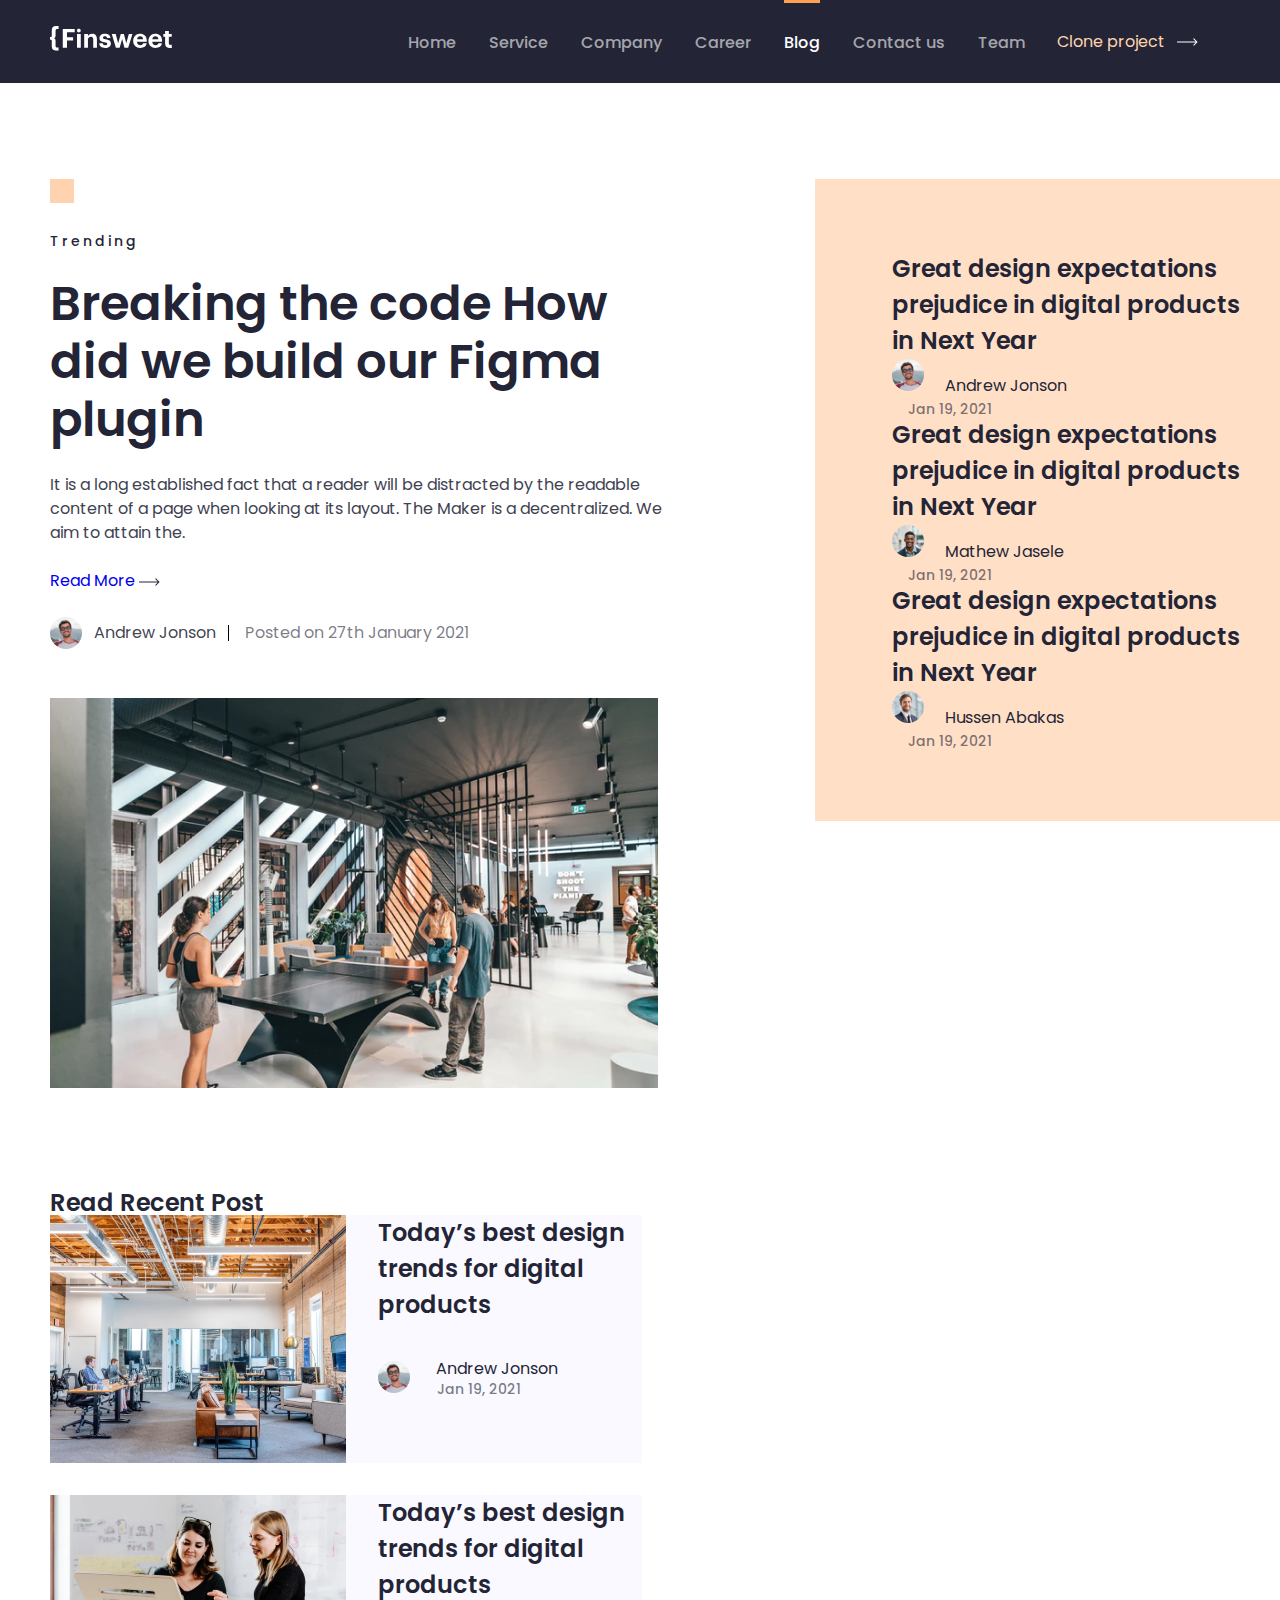
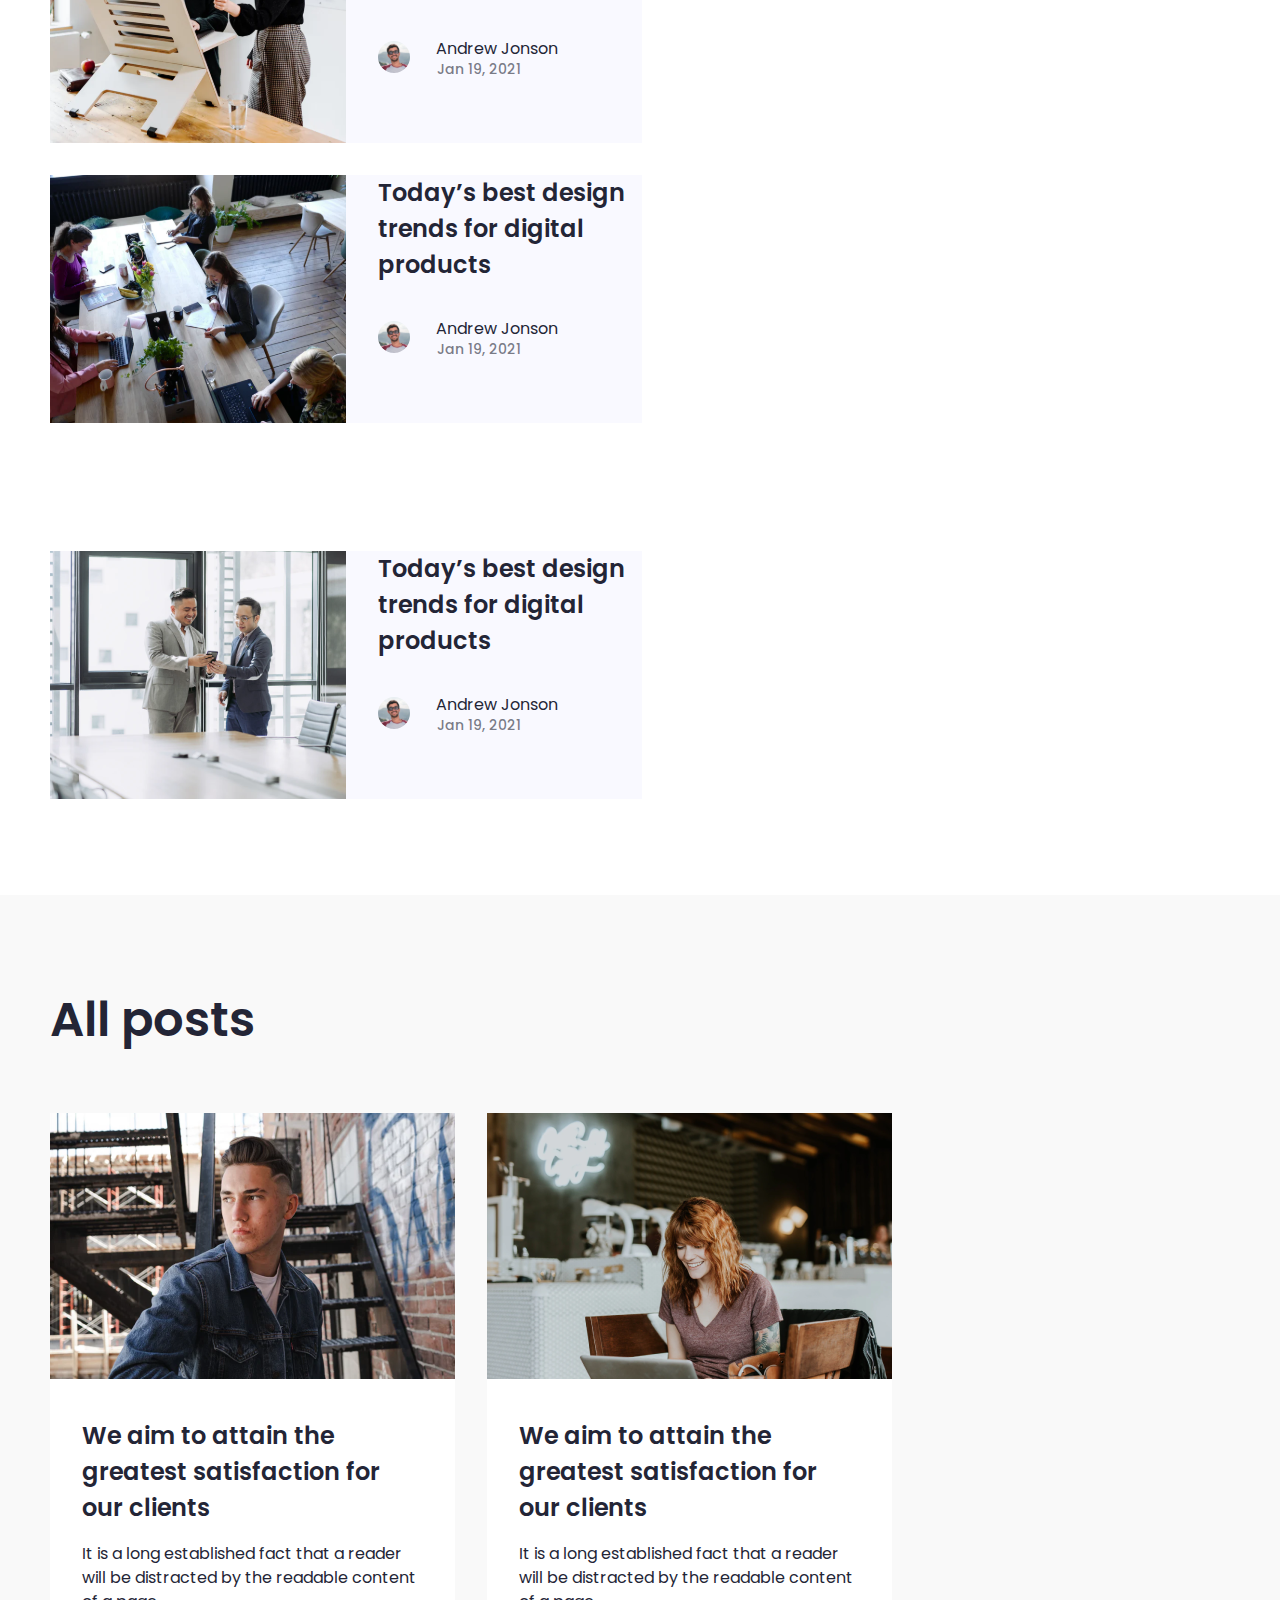
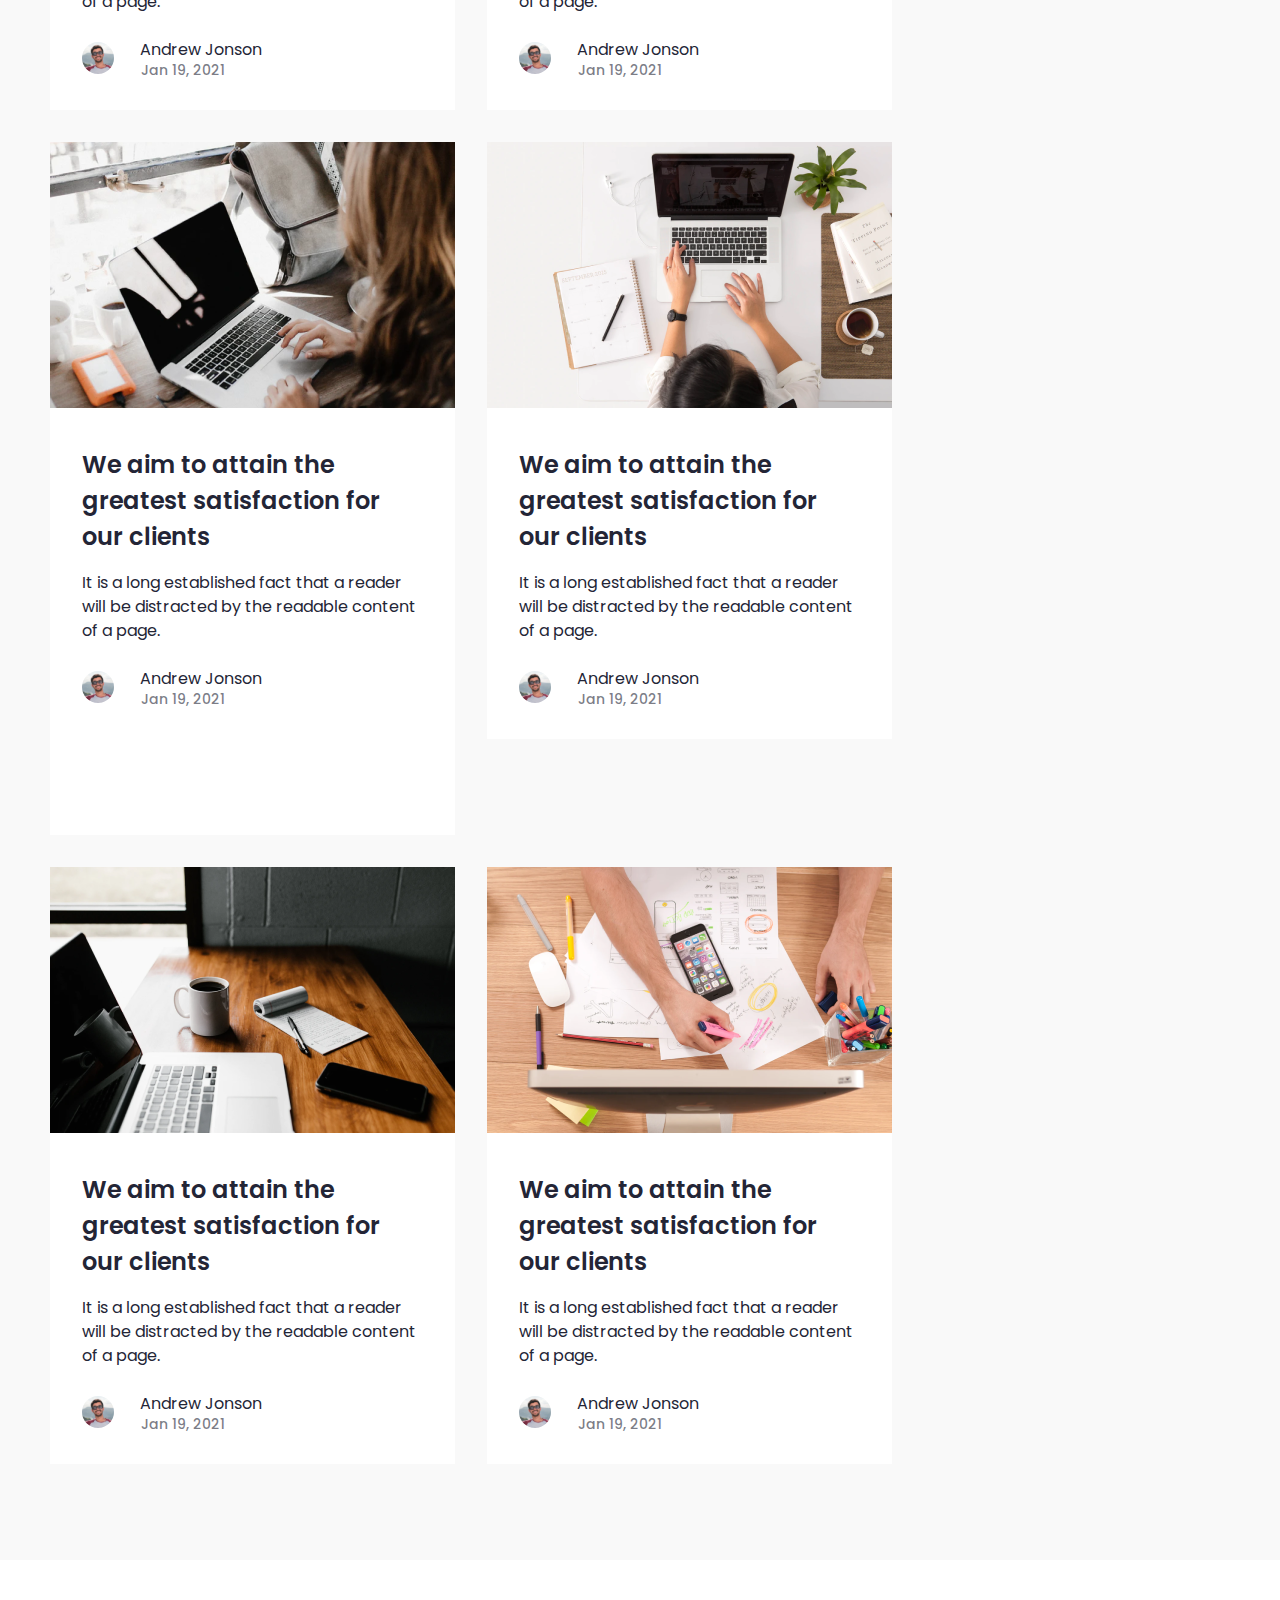
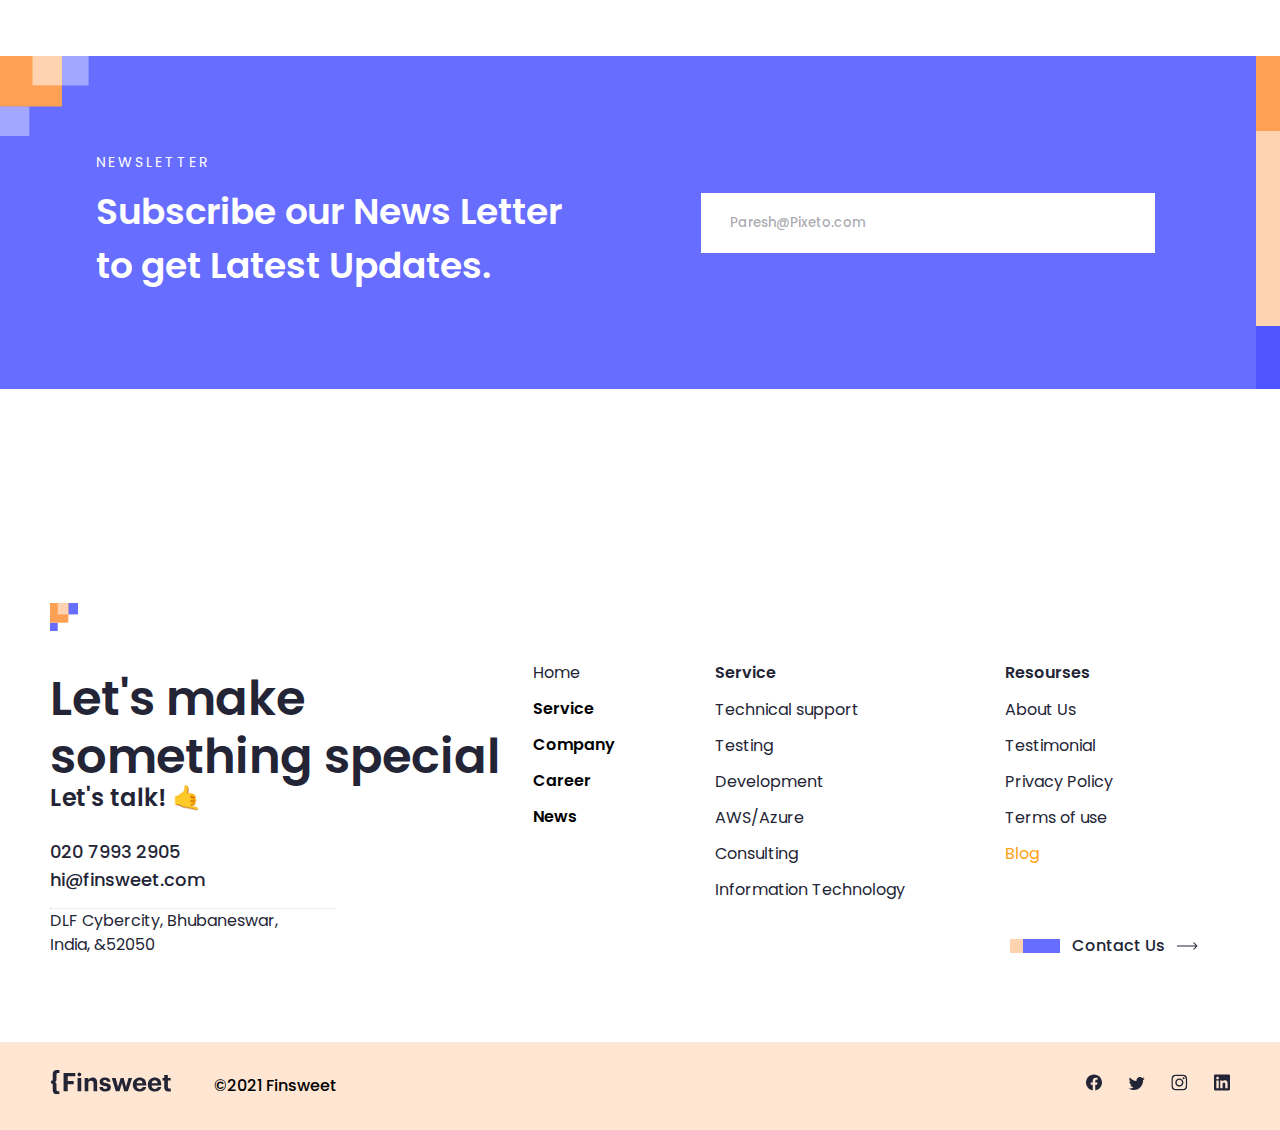
<file: pages/blog/blog.html>
<!DOCTYPE html>
<html lang="en">
  <head>
    <meta charset="UTF-8" />
    <meta name="viewport" content="width=device-width, initial-scale=1.0" />
    <title>Finsweet | Blog</title>
    <link rel="stylesheet" href="./blog.css" />
  </head>

  <body>
    <!-- HEADER START -->
    <header class="header">
      <div class="header-container container">
        <!-- LOGO -->
        <a class="site-logo" href="">
          <img
            class="site-logo-image"
            src="../../images/white-logo.svg"
            alt="site logo"
            width="122"
            height="25"
          />
        </a>
        <!-- NAV -->
        <nav class="sitenav">
          <ul class="sitenav-list">
            <li class="sitenav-item">
              <a class="sitenav-link" href="../../index.html">Home</a>
            </li>
            <li class="sitenav-item">
              <a class="sitenav-link" href="../service/service.html">Service</a>
            </li>
            <li class="sitenav-item">
              <a class="sitenav-link" href="../company/company.html">Company</a>
            </li>
            <li class="sitenav-item">
              <a class="sitenav-link" href="../career/career.html">Career</a>
            </li>
            <li class="sitenav-item">
              <a id="active" class="sitenav-link" href="../blog/blog.html"
                >Blog</a
              >
            </li>
            <li class="sitenav-item">
              <a class="sitenav-link" href="../contact/contact.html"
                >Contact us</a
              >
            </li>
            <li class="sitenav-item">
              <a class="sitenav-link" href="../team/team.html">Team</a>
            </li>
          </ul>
        </nav>
        <!-- HEADER-BUTTON -->
        <a class="btn header-btn" href="">
          <span>Clone project</span>
          <img src="../../images/arrow.svg" alt="" />
        </a>
      </div>
    </header>
    <!-- HEADER END -->

    <!-- MAIN START -->
    <main class="main">
      <section class="trending-section container">
        <div>
          <img class="latest-blog-bg" src="../../images/square 2.svg" alt="" />
          <div class="trending-top-left">
            <p class="trending">Trending</p>
            <h2 class="trending-heading">
              Breaking the code How did we build our Figma plugin
            </h2>
            <p class="trending-text">
              It is a long established fact that a reader will be distracted by
              the readable content of a page when looking at its layout. The
              Maker is a decentralized. We aim to attain the.
            </p>

            <a href="../blog/blog-inner/blog-inner.html"
              >Read More <img src="../../images/black-arrow.svg" alt=""
            /></a>

            <div class="blog-man-post">
              <img src="../../images/blog-man.svg" alt="" />
              <span class="blogger-name">Andrew Jonson</span>
              <time datetime="2021-1-27">Posted on 27th January 2021</time>
            </div>
          </div>

          <img
            class="blog-top-img"
            src="../../images/blog-hall.png"
            alt="hall"
          />
        </div>

        <div class="trf">
          <div class="blog-right">
            <div class="box">
              <div class="first-text three-ppl">
                <h4 class="three-ppl-person">
                  Great design expectations prejudice in digital products in
                  Next Year
                </h4>
                <img src="../../images/small-white-man.svg" alt="" />
                <span class="ppl-names">Andrew Jonson</span
                ><time class="date" datetime="2021-1-19">Jan 19, 2021</time>
              </div>
              <div class="three-ppl">
                <h4 class="three-ppl-person">
                  Great design expectations prejudice in digital products in
                  Next Year
                </h4>
                <img src="../../images/second-niga.svg" alt="" />
                <span class="ppl-names">Mathew Jasele</span
                ><time class="date" datetime="2021-1-19">Jan 19, 2021</time>
              </div>
              <div class="last-text three-ppl">
                <h4 class="three-ppl-person">
                  Great design expectations prejudice in digital products in
                  Next Year
                </h4>
                <img src="../../images/second-white-man.svg" alt="" />
                <span class="ppl-names">Hussen Abakas</span
                ><time class="date" datetime="2021-1-19">Jan 19, 2021</time>
              </div>
            </div>
          </div>
        </div>
      </section>

      <section class="posts-section">
        <div class="posts-heading-container container">
          <h2 class="recent-posts-heading">Read Recent Post</h2>
        </div>

        <div class="container">
          <div class="best-design-trends">
            <div class="trends-container">
              <img src="../../images/Image-3.svg" alt="" />
              <div class="posts-text">
                <h4 class="posts-heading">
                  Today’s best design trends for digital products
                </h4>
                <div class="white-man-pic">
                  <img src="../../images/small-white-man.svg" alt="" />
                  <div class="person-date">
                    <span class="ppl-names">Andrew Jonson</span
                    ><time class="date" datetime="2021-1-19">Jan 19, 2021</time>
                  </div>
                </div>
              </div>
            </div>
            <div class="trends-container">
              <img src="../../images/Image-2.svg" alt="" />
              <div class="posts-text">
                <h4 class="posts-heading">
                  Today’s best design trends for digital products
                </h4>
                <div class="white-man-pic">
                  <img src="../../images/small-white-man.svg" alt="" />
                  <div class="person-date">
                    <span class="ppl-names">Andrew Jonson</span
                    ><time class="date" datetime="2021-1-19">Jan 19, 2021</time>
                  </div>
                </div>
              </div>
            </div>
            <div class="trends-container under-divs">
              <img src="../../images/Image-1.svg" alt="" />
              <div class="posts-text">
                <h4 class="posts-heading">
                  Today’s best design trends for digital products
                </h4>
                <div class="white-man-pic">
                  <img src="../../images/small-white-man.svg" alt="" />
                  <div class="person-date">
                    <span class="ppl-names">Andrew Jonson</span
                    ><time class="date" datetime="2021-1-19">Jan 19, 2021</time>
                  </div>
                </div>
              </div>
            </div>
            <div class="trends-container under-divs">
              <img src="../../images/Image.svg" alt="" />

              <div class="posts-text">
                <h4 class="posts-heading">
                  Today’s best design trends for digital products
                </h4>
                <div class="white-man-pic">
                  <img src="../../images/small-white-man.svg" alt="" />
                  <div class="person-date">
                    <span class="ppl-names">Andrew Jonson</span
                    ><time class="date" datetime="2021-1-19">Jan 19, 2021</time>
                  </div>
                </div>
              </div>
            </div>
          </div>
        </div>
      </section>

      <section class="all-posts-sec">
        <div class="all-posts-heading container">
          <h2 class="posts-h2">All posts</h2>
        </div>

        <div class="all-posts-container">
          <div class="all-posts-boxes container">
            <div class="post-boxes">
              <img src="../../images/allposts-1.png" alt="" />
              <h4 class="posts-boxes-heading">
                We aim to attain the greatest satisfaction for our clients
              </h4>
              <p class="post-box-text">
                It is a long established fact that a reader will be distracted
                by the readable content of a page.
              </p>
              <div class="white-man-pic white-man-picture">
                <img src="../../images/small-white-man.svg" alt="" />
                <div class="person-date">
                  <span class="ppl-names">Andrew Jonson</span
                  ><time class="date" datetime="2021-1-19">Jan 19, 2021</time>
                </div>
              </div>
            </div>
            <div class="post-boxes">
              <img src="../../images/allposts-2.png" alt="" />

              <h4 class="posts-boxes-heading">
                We aim to attain the greatest satisfaction for our clients
              </h4>
              <p class="post-box-text">
                It is a long established fact that a reader will be distracted
                by the readable content of a page.
              </p>
              <div class="white-man-pic white-man-picture">
                <img src="../../images/small-white-man.svg" alt="" />
                <div class="person-date">
                  <span class="ppl-names">Andrew Jonson</span
                  ><time class="date" datetime="2021-1-19">Jan 19, 2021</time>
                </div>
              </div>
            </div>
            <div class="post-boxes">
              <img src="../../images/allposts-3.png" alt="" />
              <h4 class="posts-boxes-heading">
                We aim to attain the greatest satisfaction for our clients
              </h4>
              <p class="post-box-text">
                It is a long established fact that a reader will be distracted
                by the readable content of a page.
              </p>
              <div class="white-man-pic white-man-picture">
                <img src="../../images/small-white-man.svg" alt="" />
                <div class="person-date">
                  <span class="ppl-names">Andrew Jonson</span
                  ><time class="date" datetime="2021-1-19">Jan 19, 2021</time>
                </div>
              </div>
            </div>
            <div class="post-boxes last-post-boxes">
              <img src="../../images/allposts-4.png" alt="" />
              <h4 class="posts-boxes-heading">
                We aim to attain the greatest satisfaction for our clients
              </h4>
              <p class="post-box-text">
                It is a long established fact that a reader will be distracted
                by the readable content of a page.
              </p>
              <div class="white-man-pic white-man-picture">
                <img src="../../images/small-white-man.svg" alt="" />
                <div class="person-date">
                  <span class="ppl-names">Andrew Jonson</span
                  ><time class="date" datetime="2021-1-19">Jan 19, 2021</time>
                </div>
              </div>
            </div>
            <div class="post-boxes last-post-boxes">
              <img src="../../images/allposts5.png" alt="" />
              <h4 class="posts-boxes-heading">
                We aim to attain the greatest satisfaction for our clients
              </h4>
              <p class="post-box-text">
                It is a long established fact that a reader will be distracted
                by the readable content of a page.
              </p>
              <div class="white-man-pic white-man-picture">
                <img src="../../images/small-white-man.svg" alt="" />
                <div class="person-date">
                  <span class="ppl-names">Andrew Jonson</span
                  ><time class="date" datetime="2021-1-19">Jan 19, 2021</time>
                </div>
              </div>
            </div>
            <div class="post-boxes last-post-boxes">
              <img src="../../images/allposts-6.png" alt="" />
              <h4 class="posts-boxes-heading">
                We aim to attain the greatest satisfaction for our clients
              </h4>
              <p class="post-box-text">
                It is a long established fact that a reader will be distracted
                by the readable content of a page.
              </p>
              <div class="white-man-pic white-man-picture">
                <img src="../../images/small-white-man.svg" alt="" />
                <div class="person-date">
                  <span class="ppl-names">Andrew Jonson</span
                  ><time class="date" datetime="2021-1-19">Jan 19, 2021</time>
                </div>
              </div>
            </div>
          </div>
        </div>
      </section>

      <section class="cta">
        <div class="cta-container container">
          <div class="cta-left">
            <p class="cta-subtitle">NEWSLETTER</p>
            <h3 class="cta-title">
              Subscribe our News Letter to get Latest Updates.
            </h3>
          </div>
          <div class="cta-right">
            <form class="cta-form">
              <input
                type="email"
                class="cta-input"
                placeholder="Paresh@Pixeto.com"
              />
            </form>
          </div>
        </div>
      </section>
    </main>
    <!-- MAIN END -->

    <!-- FOOTER START -->
    <footer class="footer">
      <!-- FOOTER TOP -->
      <div class="footer-top">
        <div class="footer-top-container container">
          <div class="footer-top-left">
            <img
              class="footer-top-image"
              src="../../images/shape-btn-bg.svg"
              alt=""
            />
            <h2 class="footer-top-title">Let's make something special</h2>
            <h4 class="footer-top-slogan">Let's talk! 🤙</h4>

            <p class="footer-top-mobile">
              <a href="tel:+ 020 7993 2905">020 7993 2905</a>
            </p>

            <p class="footer-top-email">
              <a href="malto:hi@finsweet.com">hi@finsweet.com</a>
            </p>
            <hr class="footer-top-divider" />

            <address class="site-address">
              DLF Cybercity, Bhubaneswar, <br />
              India, &52050
            </address>
          </div>

          <div class="footer-top-right">
            <div class="footer-navs">
              <ul class="main-navs">
                <li>Home</li>
                <li><a href="../service/service.html">Service</a></li>
                <li><a href="../company/company.html">Company</a></li>
                <li><a href="../career/career.html">Career</a></li>
                <li><a href="../blog/blog-inner/blog-inner.html">News</a></li>
              </ul>
              <ul class="services-nav">
                <li>Service</li>
                <li><a href="">Technical support</a></li>
                <li><a href="">Testing</a></li>
                <li><a href="">Development</a></li>
                <li><a href="">AWS/Azure</a></li>
                <li><a href="">Consulting</a></li>
                <li><a href="">Information Technology</a></li>
              </ul>
              <ul class="resources-nav">
                <li>Resourses</li>
                <li><a href="">About Us</a></li>
                <li><a href="">Testimonial</a></li>
                <li><a href="../privacy/privacy.html">Privacy Policy</a></li>
                <li><a href="">Terms of use</a></li>
                <li>
                  <a id="active-footer-link" href="../blog/blog.html">Blog</a>
                </li>
              </ul>
            </div>

            <div class="footer-btn-wrapper">
              <a class="btn footer-btn" href="">
                <img src="../../images/Shapes.svg" alt="" />
                <span class="btn-text">Contact Us</span>
                <img src="../../images/black-arrow.svg" alt="" />
              </a>
            </div>
          </div>
        </div>
      </div>
      <!-- FOOTER BOTTOM -->
      <div class="footer-bottom">
        <div class="footer-bottom-container container">
          <a class="site-logo" href="../../index.html">
            <img
              class="site-logo-image"
              src="../../images/black-logo.svg"
              alt="site logo"
              width="122"
              height="25"
            />
          </a>

          <span class="footer-copyright">&copy;2021 Finsweet</span>
          <ul class="footer-socials">
            <li class="footer-social-item">
              <a class="footer-social-link" href="">
                <svg
                  class="social-icons"
                  width="16"
                  height="17"
                  viewBox="0 0 16 17"
                  fill="none"
                  xmlns="http://www.w3.org/2000/svg"
                >
                  <path
                    d="M16 8.52246C16 4.10418 12.4183 0.522461 8 0.522461C3.58172 0.522461 0 4.10418 0 8.52246C0 12.5154 2.92547 15.8251 6.75 16.4253V10.835H4.71875V8.52246H6.75V6.75996C6.75 4.75496 7.94438 3.64746 9.77172 3.64746C10.6467 3.64746 11.5625 3.80371 11.5625 3.80371V5.77246H10.5538C9.56 5.77246 9.25 6.38918 9.25 7.02246V8.52246H11.4688L11.1141 10.835H9.25V16.4253C13.0745 15.8251 16 12.5154 16 8.52246Z"
                    fill="#232536"
                  />
                </svg>
              </a>
            </li>

            <li class="footer-social-item">
              <a class="footer-social-link" href="">
                <svg
                  class="social-icons"
                  width="17"
                  height="14"
                  viewBox="0 0 17 14"
                  fill="none"
                  xmlns="http://www.w3.org/2000/svg"
                >
                  <path
                    d="M5.69994 13.0225C11.7362 13.0225 15.0387 8.02026 15.0387 3.6837C15.0387 3.54308 15.0356 3.39933 15.0293 3.2587C15.6718 2.7941 16.2262 2.21863 16.6665 1.55933C16.0682 1.82553 15.4329 1.99938 14.7824 2.07495C15.4674 1.6644 15.9802 1.01944 16.2259 0.259639C15.5815 0.641499 14.8769 0.910869 14.1421 1.0562C13.6471 0.530168 12.9925 0.181872 12.2796 0.0651616C11.5668 -0.0515486 10.8353 0.0698279 10.1983 0.410525C9.56137 0.751223 9.05437 1.29226 8.75574 1.95C8.4571 2.60774 8.38346 3.34554 8.54619 4.04933C7.2415 3.98385 5.96513 3.64493 4.79983 3.05453C3.63452 2.46412 2.6063 1.63542 1.78182 0.622139C1.36277 1.34462 1.23454 2.19956 1.42319 3.01319C1.61184 3.82682 2.10321 4.53809 2.79744 5.00245C2.27626 4.9859 1.76649 4.84558 1.31025 4.59308V4.6337C1.30979 5.39189 1.5719 6.12685 2.05204 6.71364C2.53219 7.30043 3.20072 7.70284 3.944 7.85245C3.46121 7.98455 2.95449 8.00379 2.46307 7.9087C2.67281 8.56075 3.08089 9.13105 3.63035 9.54002C4.17982 9.94898 4.84325 10.1762 5.52807 10.19C4.36545 11.1032 2.92929 11.5985 1.45088 11.5962C1.1887 11.5958 0.92677 11.5797 0.666504 11.5481C2.16841 12.5116 3.91552 13.0234 5.69994 13.0225Z"
                    fill="#232536"
                  />
                </svg>
              </a>
            </li>

            <li class="footer-social-item">
              <a class="footer-social-link" href="">
                <svg
                  class="social-icons"
                  width="17"
                  height="17"
                  viewBox="0 0 17 17"
                  fill="none"
                  xmlns="http://www.w3.org/2000/svg"
                >
                  <g clip-path="url(#clip0_1_1764)">
                    <path
                      d="M8.3335 1.96309C10.471 1.96309 10.7241 1.97246 11.5647 2.00996C12.346 2.04434 12.7679 2.17559 13.0491 2.28496C13.421 2.42871 13.6897 2.60371 13.9679 2.88184C14.2491 3.16309 14.421 3.42871 14.5647 3.80059C14.6741 4.08184 14.8054 4.50684 14.8397 5.28496C14.8772 6.12871 14.8866 6.38184 14.8866 8.51621C14.8866 10.6537 14.8772 10.9068 14.8397 11.7475C14.8054 12.5287 14.6741 12.9506 14.5647 13.2318C14.421 13.6037 14.246 13.8725 13.9679 14.1506C13.6866 14.4318 13.421 14.6037 13.0491 14.7475C12.7679 14.8568 12.3429 14.9881 11.5647 15.0225C10.721 15.06 10.4679 15.0693 8.3335 15.0693C6.196 15.0693 5.94287 15.06 5.10225 15.0225C4.321 14.9881 3.89912 14.8568 3.61787 14.7475C3.246 14.6037 2.97725 14.4287 2.69912 14.1506C2.41787 13.8693 2.246 13.6037 2.10225 13.2318C1.99287 12.9506 1.86162 12.5256 1.82725 11.7475C1.78975 10.9037 1.78037 10.6506 1.78037 8.51621C1.78037 6.37871 1.78975 6.12559 1.82725 5.28496C1.86162 4.50371 1.99287 4.08184 2.10225 3.80059C2.246 3.42871 2.421 3.15996 2.69912 2.88184C2.98037 2.60059 3.246 2.42871 3.61787 2.28496C3.89912 2.17559 4.32412 2.04434 5.10225 2.00996C5.94287 1.97246 6.196 1.96309 8.3335 1.96309ZM8.3335 0.522461C6.16162 0.522461 5.88975 0.531836 5.03662 0.569336C4.18662 0.606836 3.60225 0.744336 3.096 0.941211C2.56787 1.14746 2.121 1.41934 1.67725 1.86621C1.23037 2.30996 0.958496 2.75684 0.752246 3.28184C0.555371 3.79121 0.417871 4.37246 0.380371 5.22246C0.342871 6.07871 0.333496 6.35059 0.333496 8.52246C0.333496 10.6943 0.342871 10.9662 0.380371 11.8193C0.417871 12.6693 0.555371 13.2537 0.752246 13.76C0.958496 14.2881 1.23037 14.735 1.67725 15.1787C2.121 15.6225 2.56787 15.8975 3.09287 16.1006C3.60225 16.2975 4.1835 16.435 5.0335 16.4725C5.88662 16.51 6.1585 16.5193 8.33037 16.5193C10.5022 16.5193 10.7741 16.51 11.6272 16.4725C12.4772 16.435 13.0616 16.2975 13.5679 16.1006C14.0929 15.8975 14.5397 15.6225 14.9835 15.1787C15.4272 14.735 15.7022 14.2881 15.9054 13.7631C16.1022 13.2537 16.2397 12.6725 16.2772 11.8225C16.3147 10.9693 16.3241 10.6975 16.3241 8.52559C16.3241 6.35371 16.3147 6.08184 16.2772 5.22871C16.2397 4.37871 16.1022 3.79434 15.9054 3.28809C15.7085 2.75684 15.4366 2.30996 14.9897 1.86621C14.546 1.42246 14.0991 1.14746 13.5741 0.944336C13.0647 0.747461 12.4835 0.609961 11.6335 0.572461C10.7772 0.531836 10.5054 0.522461 8.3335 0.522461Z"
                      fill="#232536"
                    />
                    <path
                      d="M8.3335 4.41309C6.06475 4.41309 4.22412 6.25371 4.22412 8.52246C4.22412 10.7912 6.06475 12.6318 8.3335 12.6318C10.6022 12.6318 12.4429 10.7912 12.4429 8.52246C12.4429 6.25371 10.6022 4.41309 8.3335 4.41309ZM8.3335 11.1881C6.86162 11.1881 5.66787 9.99434 5.66787 8.52246C5.66787 7.05059 6.86162 5.85684 8.3335 5.85684C9.80537 5.85684 10.9991 7.05059 10.9991 8.52246C10.9991 9.99434 9.80537 11.1881 8.3335 11.1881Z"
                      fill="#232536"
                    />
                    <path
                      d="M13.5647 4.25064C13.5647 4.78189 13.1335 5.21001 12.6054 5.21001C12.0741 5.21001 11.646 4.77876 11.646 4.25064C11.646 3.71939 12.0772 3.29126 12.6054 3.29126C13.1335 3.29126 13.5647 3.72251 13.5647 4.25064Z"
                      fill="#232536"
                    />
                  </g>
                  <defs>
                    <clipPath id="clip0_1_1764">
                      <rect
                        width="16"
                        height="16"
                        fill="white"
                        transform="translate(0.333496 0.522461)"
                      />
                    </clipPath>
                  </defs>
                </svg>
              </a>
            </li>

            <li class="footer-social-item">
              <a class="footer-social-link" href="">
                <svg
                  class="social-icons"
                  width="16"
                  height="17"
                  viewBox="0 0 16 17"
                  fill="none"
                  xmlns="http://www.w3.org/2000/svg"
                >
                  <path
                    d="M14.8156 0.522461H1.18125C0.528125 0.522461 0 1.03809 0 1.67559V15.3662C0 16.0037 0.528125 16.5225 1.18125 16.5225H14.8156C15.4688 16.5225 16 16.0037 16 15.3693V1.67559C16 1.03809 15.4688 0.522461 14.8156 0.522461ZM4.74687 14.1568H2.37188V6.51934H4.74687V14.1568ZM3.55938 5.47871C2.79688 5.47871 2.18125 4.86309 2.18125 4.10371C2.18125 3.34434 2.79688 2.72871 3.55938 2.72871C4.31875 2.72871 4.93437 3.34434 4.93437 4.10371C4.93437 4.85996 4.31875 5.47871 3.55938 5.47871ZM13.6344 14.1568H11.2625V10.4443C11.2625 9.55996 11.2469 8.41934 10.0281 8.41934C8.79375 8.41934 8.60625 9.38496 8.60625 10.3818V14.1568H6.2375V6.51934H8.5125V7.56309H8.54375C8.85938 6.96309 9.63438 6.32871 10.7875 6.32871C13.1906 6.32871 13.6344 7.90996 13.6344 9.96621V14.1568Z"
                    fill="#232536"
                  />
                </svg>
              </a>
            </li>
          </ul>
        </div>
      </div>
    </footer>
    <!-- FOOTER END -->
  </body>
</html>
</file>
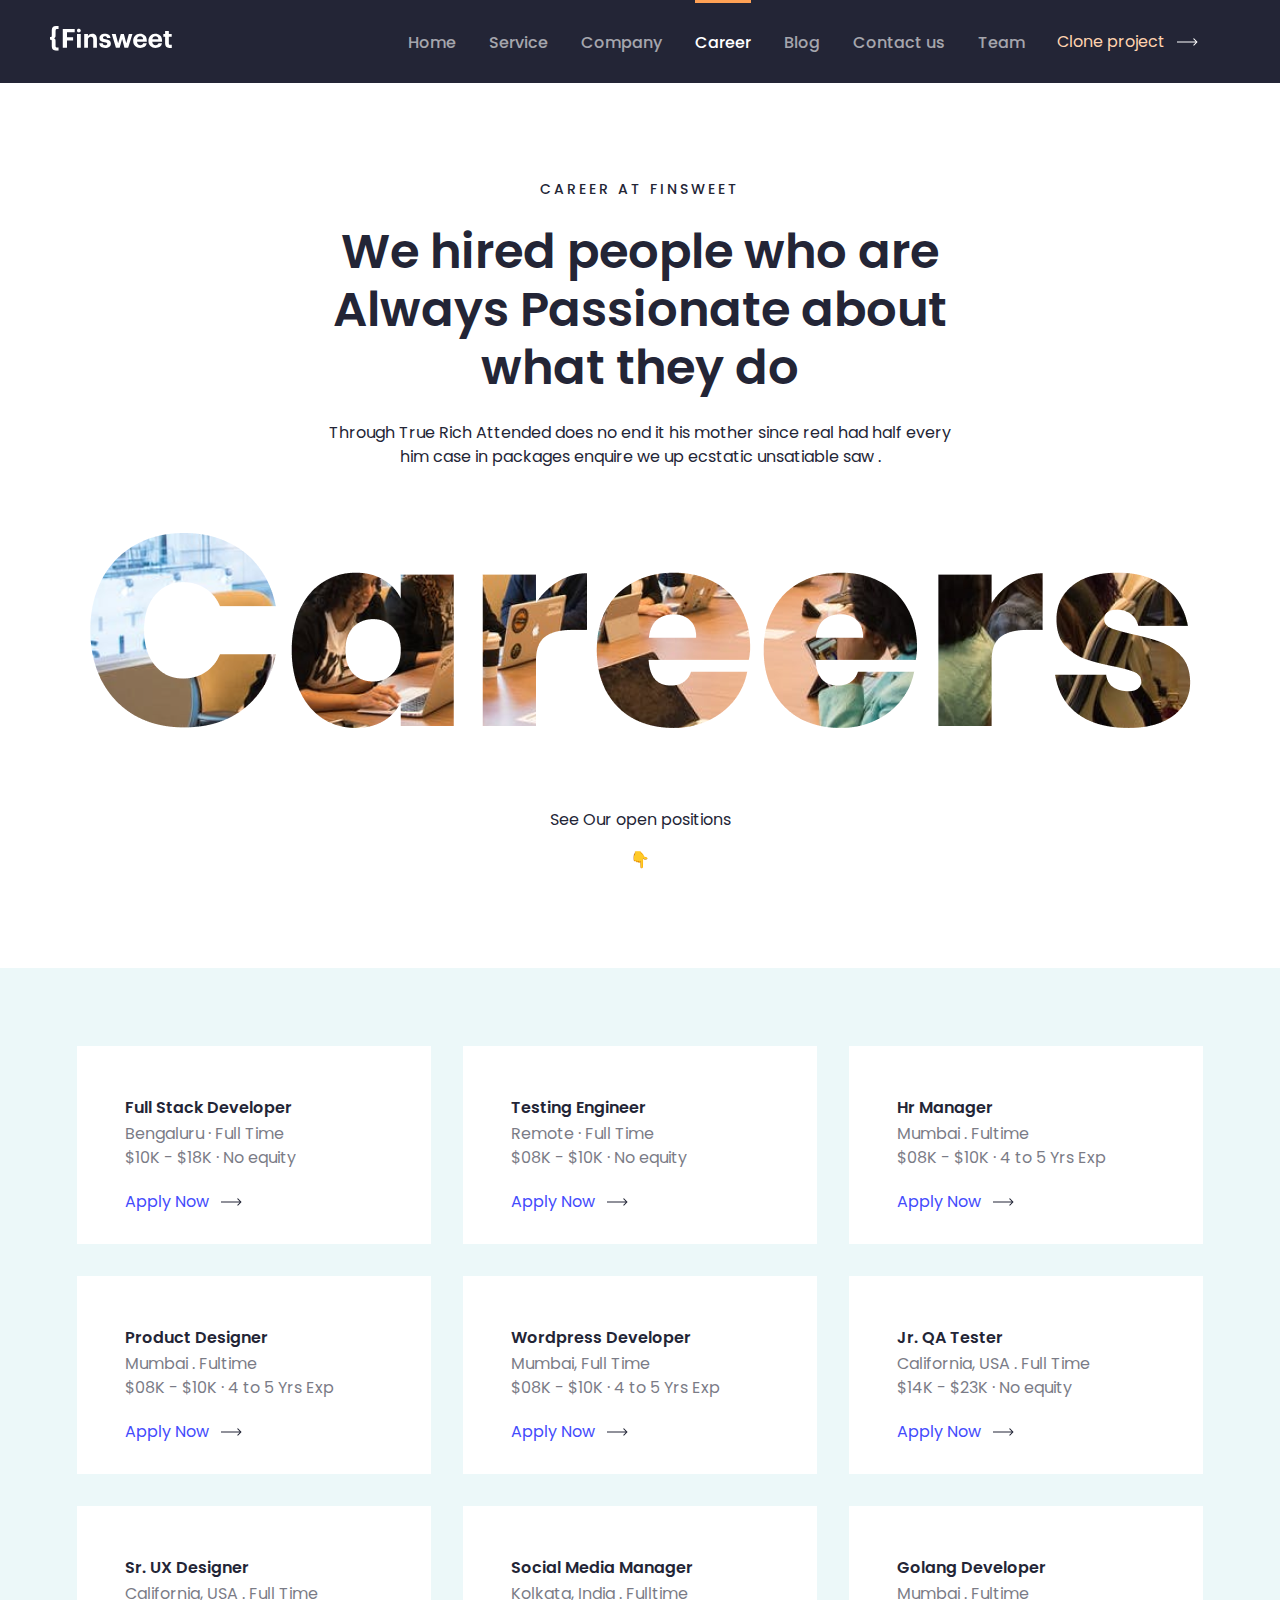
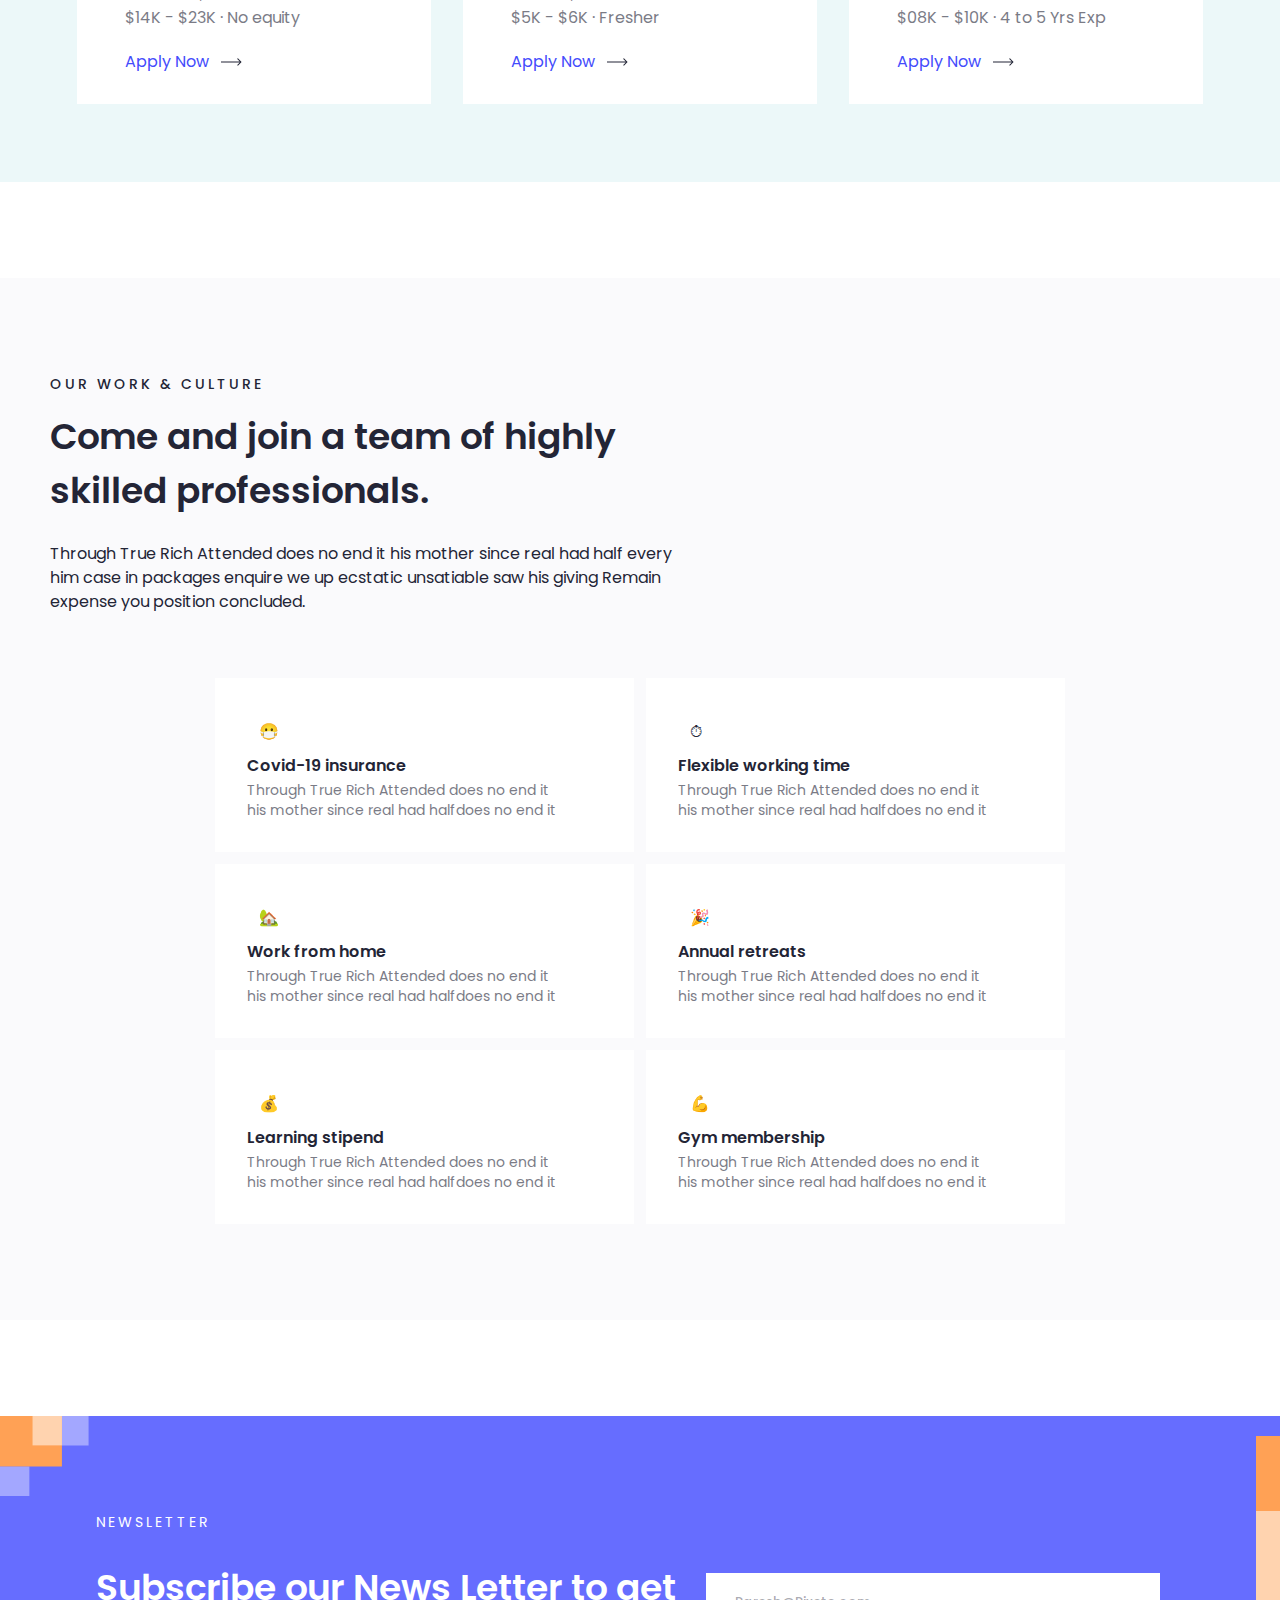
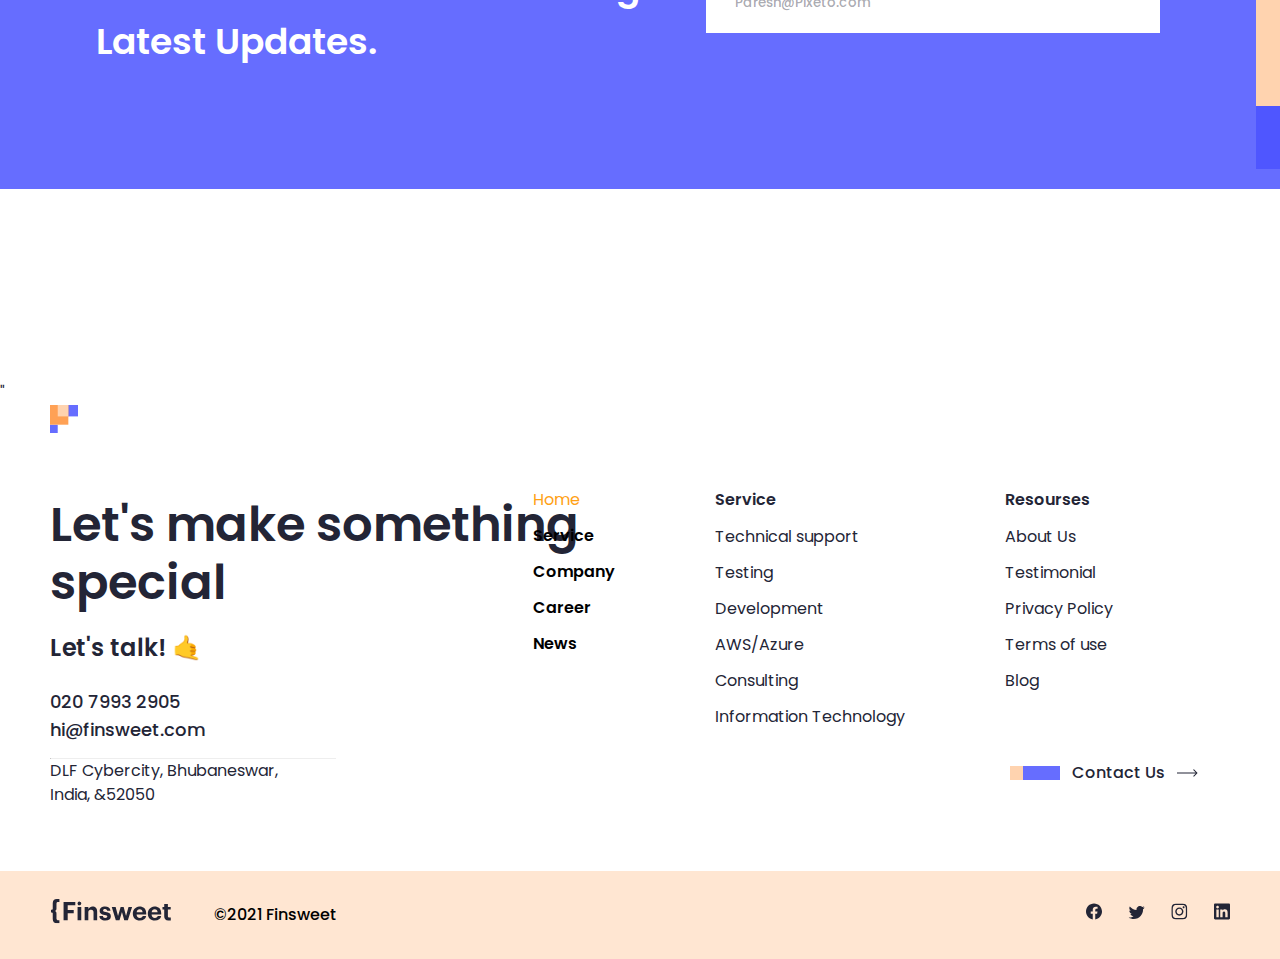
<file: pages/career/career.html>
<!DOCTYPE html>
<html lang="en">
  <head>
    <meta charset="UTF-8" />
    <meta name="viewport" content="width=device-width, initial-scale=1.0" />
    <title>Finsweet | Career</title>
    <link rel="stylesheet" href="./career.css" />
  </head>

  <body>
    <!-- HEADER START -->
    <header class="header">
      <div class="header-container container">
        <!-- LOGO -->
        <a class="site-logo" href="">
          <img
            class="site-logo-image"
            src="../../images/white-logo.svg"
            alt="site logo"
            width="122"
            height="25"
          />
        </a>
        <!-- NAV -->
        <nav class="sitenav">
          <ul class="sitenav-list">
            <li class="sitenav-item">
              <a class="sitenav-link" href="../../index.html">Home</a>
            </li>
            <li class="sitenav-item">
              <a class="sitenav-link" href="../service/service.html">Service</a>
            </li>
            <li class="sitenav-item">
              <a class="sitenav-link" href="../company/company.html">Company</a>
            </li>
            <li class="sitenav-item">
              <a id="active" class="sitenav-link" href="../career/career.html"
                >Career</a
              >
            </li>
            <li class="sitenav-item">
              <a class="sitenav-link" href="../blog/blog.html">Blog</a>
            </li>
            <li class="sitenav-item">
              <a class="sitenav-link" href="../contact/contact.html"
                >Contact us</a
              >
            </li>

            <li class="sitenav-item">
              <a class="sitenav-link" href="../team/team.html">Team</a>
            </li>
          </ul>
        </nav>
        <!-- HEADER-BUTTON -->
        <a class="btn header-btn" href="">
          <span>Clone project</span>
          <img src="../../images/arrow.svg" alt="" />
        </a>
      </div>
    </header>
    <!-- HEADER END -->

    <!-- MAIN START -->
    <main class="main">
      <section class="careers-section">
        <div class="container headings-container">
          <p class="caption">CAREER AT FINSWEET</p>

          <h2>We hired people who are Always Passionate about what they do</h2>

          <p class="under-heading-text">
            Through True Rich Attended does no end it his mother since real had
            half every him case in packages enquire we up ecstatic unsatiable
            saw .
          </p>

          <img src="../../images/career.png" alt="" />

          <p class="under-career-img-text">See Our open positions</p>
          <p class="emoji">👇</p>
        </div>
      </section>

      <section class="open-positions-section">
        <div class="container positions-container">
          <div class="position">
            <h6>Full Stack Developer</h6>
            <ul class="positions-list">
              <li>Bengaluru · Full Time</li>
              <li>$10K - $18K · No equity</li>
            </ul>
            <a class="btn position-btn" href=""
              >Apply Now <img src="../../images/black-arrow.svg" alt=""
            /></a>
          </div>
          <div class="position">
            <h6>Testing Engineer</h6>
            <ul class="positions-list">
              <li>Remote · Full Time</li>
              <li>$08K - $10K · No equity</li>
            </ul>
            <a class="btn position-btn" href=""
              >Apply Now <img src="../../images/black-arrow.svg" alt=""
            /></a>
          </div>
          <div class="position">
            <h6>Hr Manager</h6>
            <ul class="positions-list">
              <li>Mumbai . Fultime</li>
              <li>$08K - $10K · 4 to 5 Yrs Exp</li>
            </ul>
            <a class="btn position-btn" href=""
              >Apply Now <img src="../../images/black-arrow.svg" alt=""
            /></a>
          </div>
          <div class="position">
            <h6>Product Designer</h6>
            <ul class="positions-list">
              <li>Mumbai . Fultime</li>
              <li>$08K - $10K · 4 to 5 Yrs Exp</li>
            </ul>
            <a class="btn position-btn" href=""
              >Apply Now <img src="../../images/black-arrow.svg" alt=""
            /></a>
          </div>
          <div class="position">
            <h6>Wordpress Developer</h6>
            <ul class="positions-list">
              <li>Mumbai, Full Time</li>
              <li>$08K - $10K · 4 to 5 Yrs Exp</li>
            </ul>
            <a class="btn position-btn" href=""
              >Apply Now <img src="../../images/black-arrow.svg" alt=""
            /></a>
          </div>
          <div class="position">
            <h6>Jr. QA Tester</h6>
            <ul class="positions-list">
              <li>California, USA . Full Time</li>
              <li>$14K - $23K · No equity</li>
            </ul>
            <a class="btn position-btn" href=""
              >Apply Now <img src="../../images/black-arrow.svg" alt=""
            /></a>
          </div>
          <div class="position">
            <h6>Sr. UX Designer</h6>
            <ul class="positions-list">
              <li>California, USA . Full Time</li>
              <li>$14K - $23K · No equity</li>
            </ul>
            <a class="btn position-btn" href=""
              >Apply Now <img src="../../images/black-arrow.svg" alt=""
            /></a>
          </div>
          <div class="position">
            <h6>Social Media Manager</h6>
            <ul class="positions-list">
              <li>Kolkata, India . Fulltime</li>
              <li>$5K - $6K · Fresher</li>
            </ul>
            <a class="btn position-btn" href=""
              >Apply Now <img src="../../images/black-arrow.svg" alt=""
            /></a>
          </div>
          <div class="position">
            <h6>Golang Developer</h6>
            <ul class="positions-list">
              <li>Mumbai . Fultime</li>
              <li>$08K - $10K · 4 to 5 Yrs Exp</li>
            </ul>
            <a class="btn position-btn" href=""
              >Apply Now <img src="../../images/black-arrow.svg" alt=""
            /></a>
          </div>
        </div>
      </section>

      <section class="culture-section">
        <div class="culture-headings container">
          <p class="caption">OUR WORK & CULTURE</p>
          <h3>Come and join a team of highly skilled professionals.</h3>
          <p class="under-heading-text">
            Through True Rich Attended does no end it his mother since real had
            half every him case in packages enquire we up ecstatic unsatiable
            saw his giving Remain expense you position concluded.
          </p>
        </div>

        <div class="culture-containers">
          <div class="work-culture-boxes">
            <p class="emojis">😷</p>
            <h6 class="h6">Covid-19 insurance</h6>
            <p class="culture-box-text">
              Through True Rich Attended does no end it his mother since real
              had halfdoes no end it
            </p>
          </div>
          <div class="work-culture-boxes">
            <p class="emojis">⏱</p>
            <h6 class="h6">Flexible working time</h6>
            <p class="culture-box-text">
              Through True Rich Attended does no end it his mother since real
              had halfdoes no end it
            </p>
          </div>
          <div class="work-culture-boxes">
            <p class="emojis">🏡</p>
            <h6 class="h6">Work from home</h6>
            <p class="culture-box-text">
              Through True Rich Attended does no end it his mother since real
              had halfdoes no end it
            </p>
          </div>
          <div class="work-culture-boxes">
            <p class="emojis">🎉</p>
            <h6 class="h6">Annual retreats</h6>
            <p class="culture-box-text">
              Through True Rich Attended does no end it his mother since real
              had halfdoes no end it
            </p>
          </div>
          <div class="work-culture-boxes">
            <p class="emojis">💰</p>
            <h6 class="h6">Learning stipend</h6>
            <p class="culture-box-text">
              Through True Rich Attended does no end it his mother since real
              had halfdoes no end it
            </p>
          </div>
          <div class="work-culture-boxes">
            <p class="emojis">💪</p>
            <h6 class="h6">Gym membership</h6>
            <p class="culture-box-text">
              Through True Rich Attended does no end it his mother since real
              had halfdoes no end it
            </p>
          </div>
        </div>
      </section>

      <section class="cta">
        <div class="cta-container container">
          <div class="cta-left">
            <p class="cta-subtitle">NEWSLETTER</p>
            <h3 class="cta-title">
              Subscribe our News Letter to get Latest Updates.
            </h3>
          </div>
          <div class="cta-right">
            <form class="cta-form">
              <input
                type="email"
                class="cta-input"
                placeholder="Paresh@Pixeto.com"
              />
            </form>
          </div>
        </div>
      </section>
      "
    </main>
    <!-- MAIN END -->

    <!-- FOOTER START -->
    <footer class="footer">
      <!-- FOOTER TOP -->
      <div class="footer-top">
        <div class="footer-top-container container">
          <div class="footer-top-left">
            <img
              class="footer-top-image"
              src="../../images/shape-btn-bg.svg"
              alt=""
            />
            <h2 class="footer-top-title">Let's make something special</h2>
            <h4 class="footer-top-slogan">Let's talk! 🤙</h4>

            <p class="footer-top-mobile">
              <a href="tel:+ 020 7993 2905">020 7993 2905</a>
            </p>

            <p class="footer-top-email">
              <a href="malto:hi@finsweet.com">hi@finsweet.com</a>
            </p>
            <hr class="footer-top-divider" />

            <address class="site-address">
              DLF Cybercity, Bhubaneswar, <br />
              India, &52050
            </address>
          </div>

          <div class="footer-top-right">
            <div class="footer-navs">
              <ul class="main-navs">
                <li id="active-footer-link">Home</li>
                <li><a href="../service/service.html">Service</a></li>
                <li><a href="../company/company.html">Company</a></li>
                <li><a href="../career/career.html">Career</a></li>
                <li><a href="../blog/blog.html">News</a></li>
              </ul>
              <ul class="services-nav">
                <li>Service</li>
                <li><a href="">Technical support</a></li>
                <li><a href="">Testing</a></li>
                <li><a href="">Development</a></li>
                <li><a href="">AWS/Azure</a></li>
                <li><a href="">Consulting</a></li>
                <li><a href="">Information Technology</a></li>
              </ul>
              <ul class="resources-nav">
                <li>Resourses</li>
                <li><a href="">About Us</a></li>
                <li><a href="">Testimonial</a></li>
                <li><a href="../privacy/privacy.html">Privacy Policy</a></li>
                <li><a href="">Terms of use</a></li>
                <li><a href="../blog/blog.html">Blog</a></li>
              </ul>
            </div>

            <div class="footer-btn-wrapper">
              <a class="btn footer-btn" href="">
                <img src="../../images/Shapes.svg" alt="" />
                <span class="btn-text">Contact Us</span>
                <img src="../../images/black-arrow.svg" alt="" />
              </a>
            </div>
          </div>
        </div>
      </div>
      <!-- FOOTER BOTTOM -->
      <div class="footer-bottom">
        <div class="footer-bottom-container container">
          <a class="site-logo" href="../../index.html">
            <img
              class="site-logo-image"
              src="../../images/black-logo.svg"
              alt="site logo"
              width="122"
              height="25"
            />
          </a>

          <span class="footer-copyright">&copy;2021 Finsweet</span>
          <ul class="footer-socials">
            <li class="footer-social-item">
              <a class="footer-social-link" href="">
                <svg
                  class="social-icons"
                  width="16"
                  height="17"
                  viewBox="0 0 16 17"
                  fill="none"
                  xmlns="http://www.w3.org/2000/svg"
                >
                  <path
                    d="M16 8.52246C16 4.10418 12.4183 0.522461 8 0.522461C3.58172 0.522461 0 4.10418 0 8.52246C0 12.5154 2.92547 15.8251 6.75 16.4253V10.835H4.71875V8.52246H6.75V6.75996C6.75 4.75496 7.94438 3.64746 9.77172 3.64746C10.6467 3.64746 11.5625 3.80371 11.5625 3.80371V5.77246H10.5538C9.56 5.77246 9.25 6.38918 9.25 7.02246V8.52246H11.4688L11.1141 10.835H9.25V16.4253C13.0745 15.8251 16 12.5154 16 8.52246Z"
                    fill="#232536"
                  />
                </svg>
              </a>
            </li>

            <li class="footer-social-item">
              <a class="footer-social-link" href="">
                <svg
                  class="social-icons"
                  width="17"
                  height="14"
                  viewBox="0 0 17 14"
                  fill="none"
                  xmlns="http://www.w3.org/2000/svg"
                >
                  <path
                    d="M5.69994 13.0225C11.7362 13.0225 15.0387 8.02026 15.0387 3.6837C15.0387 3.54308 15.0356 3.39933 15.0293 3.2587C15.6718 2.7941 16.2262 2.21863 16.6665 1.55933C16.0682 1.82553 15.4329 1.99938 14.7824 2.07495C15.4674 1.6644 15.9802 1.01944 16.2259 0.259639C15.5815 0.641499 14.8769 0.910869 14.1421 1.0562C13.6471 0.530168 12.9925 0.181872 12.2796 0.0651616C11.5668 -0.0515486 10.8353 0.0698279 10.1983 0.410525C9.56137 0.751223 9.05437 1.29226 8.75574 1.95C8.4571 2.60774 8.38346 3.34554 8.54619 4.04933C7.2415 3.98385 5.96513 3.64493 4.79983 3.05453C3.63452 2.46412 2.6063 1.63542 1.78182 0.622139C1.36277 1.34462 1.23454 2.19956 1.42319 3.01319C1.61184 3.82682 2.10321 4.53809 2.79744 5.00245C2.27626 4.9859 1.76649 4.84558 1.31025 4.59308V4.6337C1.30979 5.39189 1.5719 6.12685 2.05204 6.71364C2.53219 7.30043 3.20072 7.70284 3.944 7.85245C3.46121 7.98455 2.95449 8.00379 2.46307 7.9087C2.67281 8.56075 3.08089 9.13105 3.63035 9.54002C4.17982 9.94898 4.84325 10.1762 5.52807 10.19C4.36545 11.1032 2.92929 11.5985 1.45088 11.5962C1.1887 11.5958 0.92677 11.5797 0.666504 11.5481C2.16841 12.5116 3.91552 13.0234 5.69994 13.0225Z"
                    fill="#232536"
                  />
                </svg>
              </a>
            </li>

            <li class="footer-social-item">
              <a class="footer-social-link" href="">
                <svg
                  class="social-icons"
                  width="17"
                  height="17"
                  viewBox="0 0 17 17"
                  fill="none"
                  xmlns="http://www.w3.org/2000/svg"
                >
                  <g clip-path="url(#clip0_1_1764)">
                    <path
                      d="M8.3335 1.96309C10.471 1.96309 10.7241 1.97246 11.5647 2.00996C12.346 2.04434 12.7679 2.17559 13.0491 2.28496C13.421 2.42871 13.6897 2.60371 13.9679 2.88184C14.2491 3.16309 14.421 3.42871 14.5647 3.80059C14.6741 4.08184 14.8054 4.50684 14.8397 5.28496C14.8772 6.12871 14.8866 6.38184 14.8866 8.51621C14.8866 10.6537 14.8772 10.9068 14.8397 11.7475C14.8054 12.5287 14.6741 12.9506 14.5647 13.2318C14.421 13.6037 14.246 13.8725 13.9679 14.1506C13.6866 14.4318 13.421 14.6037 13.0491 14.7475C12.7679 14.8568 12.3429 14.9881 11.5647 15.0225C10.721 15.06 10.4679 15.0693 8.3335 15.0693C6.196 15.0693 5.94287 15.06 5.10225 15.0225C4.321 14.9881 3.89912 14.8568 3.61787 14.7475C3.246 14.6037 2.97725 14.4287 2.69912 14.1506C2.41787 13.8693 2.246 13.6037 2.10225 13.2318C1.99287 12.9506 1.86162 12.5256 1.82725 11.7475C1.78975 10.9037 1.78037 10.6506 1.78037 8.51621C1.78037 6.37871 1.78975 6.12559 1.82725 5.28496C1.86162 4.50371 1.99287 4.08184 2.10225 3.80059C2.246 3.42871 2.421 3.15996 2.69912 2.88184C2.98037 2.60059 3.246 2.42871 3.61787 2.28496C3.89912 2.17559 4.32412 2.04434 5.10225 2.00996C5.94287 1.97246 6.196 1.96309 8.3335 1.96309ZM8.3335 0.522461C6.16162 0.522461 5.88975 0.531836 5.03662 0.569336C4.18662 0.606836 3.60225 0.744336 3.096 0.941211C2.56787 1.14746 2.121 1.41934 1.67725 1.86621C1.23037 2.30996 0.958496 2.75684 0.752246 3.28184C0.555371 3.79121 0.417871 4.37246 0.380371 5.22246C0.342871 6.07871 0.333496 6.35059 0.333496 8.52246C0.333496 10.6943 0.342871 10.9662 0.380371 11.8193C0.417871 12.6693 0.555371 13.2537 0.752246 13.76C0.958496 14.2881 1.23037 14.735 1.67725 15.1787C2.121 15.6225 2.56787 15.8975 3.09287 16.1006C3.60225 16.2975 4.1835 16.435 5.0335 16.4725C5.88662 16.51 6.1585 16.5193 8.33037 16.5193C10.5022 16.5193 10.7741 16.51 11.6272 16.4725C12.4772 16.435 13.0616 16.2975 13.5679 16.1006C14.0929 15.8975 14.5397 15.6225 14.9835 15.1787C15.4272 14.735 15.7022 14.2881 15.9054 13.7631C16.1022 13.2537 16.2397 12.6725 16.2772 11.8225C16.3147 10.9693 16.3241 10.6975 16.3241 8.52559C16.3241 6.35371 16.3147 6.08184 16.2772 5.22871C16.2397 4.37871 16.1022 3.79434 15.9054 3.28809C15.7085 2.75684 15.4366 2.30996 14.9897 1.86621C14.546 1.42246 14.0991 1.14746 13.5741 0.944336C13.0647 0.747461 12.4835 0.609961 11.6335 0.572461C10.7772 0.531836 10.5054 0.522461 8.3335 0.522461Z"
                      fill="#232536"
                    />
                    <path
                      d="M8.3335 4.41309C6.06475 4.41309 4.22412 6.25371 4.22412 8.52246C4.22412 10.7912 6.06475 12.6318 8.3335 12.6318C10.6022 12.6318 12.4429 10.7912 12.4429 8.52246C12.4429 6.25371 10.6022 4.41309 8.3335 4.41309ZM8.3335 11.1881C6.86162 11.1881 5.66787 9.99434 5.66787 8.52246C5.66787 7.05059 6.86162 5.85684 8.3335 5.85684C9.80537 5.85684 10.9991 7.05059 10.9991 8.52246C10.9991 9.99434 9.80537 11.1881 8.3335 11.1881Z"
                      fill="#232536"
                    />
                    <path
                      d="M13.5647 4.25064C13.5647 4.78189 13.1335 5.21001 12.6054 5.21001C12.0741 5.21001 11.646 4.77876 11.646 4.25064C11.646 3.71939 12.0772 3.29126 12.6054 3.29126C13.1335 3.29126 13.5647 3.72251 13.5647 4.25064Z"
                      fill="#232536"
                    />
                  </g>
                  <defs>
                    <clipPath id="clip0_1_1764">
                      <rect
                        width="16"
                        height="16"
                        fill="white"
                        transform="translate(0.333496 0.522461)"
                      />
                    </clipPath>
                  </defs>
                </svg>
              </a>
            </li>

            <li class="footer-social-item">
              <a class="footer-social-link" href="">
                <svg
                  class="social-icons"
                  width="16"
                  height="17"
                  viewBox="0 0 16 17"
                  fill="none"
                  xmlns="http://www.w3.org/2000/svg"
                >
                  <path
                    d="M14.8156 0.522461H1.18125C0.528125 0.522461 0 1.03809 0 1.67559V15.3662C0 16.0037 0.528125 16.5225 1.18125 16.5225H14.8156C15.4688 16.5225 16 16.0037 16 15.3693V1.67559C16 1.03809 15.4688 0.522461 14.8156 0.522461ZM4.74687 14.1568H2.37188V6.51934H4.74687V14.1568ZM3.55938 5.47871C2.79688 5.47871 2.18125 4.86309 2.18125 4.10371C2.18125 3.34434 2.79688 2.72871 3.55938 2.72871C4.31875 2.72871 4.93437 3.34434 4.93437 4.10371C4.93437 4.85996 4.31875 5.47871 3.55938 5.47871ZM13.6344 14.1568H11.2625V10.4443C11.2625 9.55996 11.2469 8.41934 10.0281 8.41934C8.79375 8.41934 8.60625 9.38496 8.60625 10.3818V14.1568H6.2375V6.51934H8.5125V7.56309H8.54375C8.85938 6.96309 9.63438 6.32871 10.7875 6.32871C13.1906 6.32871 13.6344 7.90996 13.6344 9.96621V14.1568Z"
                    fill="#232536"
                  />
                </svg>
              </a>
            </li>
          </ul>
        </div>
      </div>
    </footer>
    <!-- FOOTER END -->
  </body>
</html>
</file>
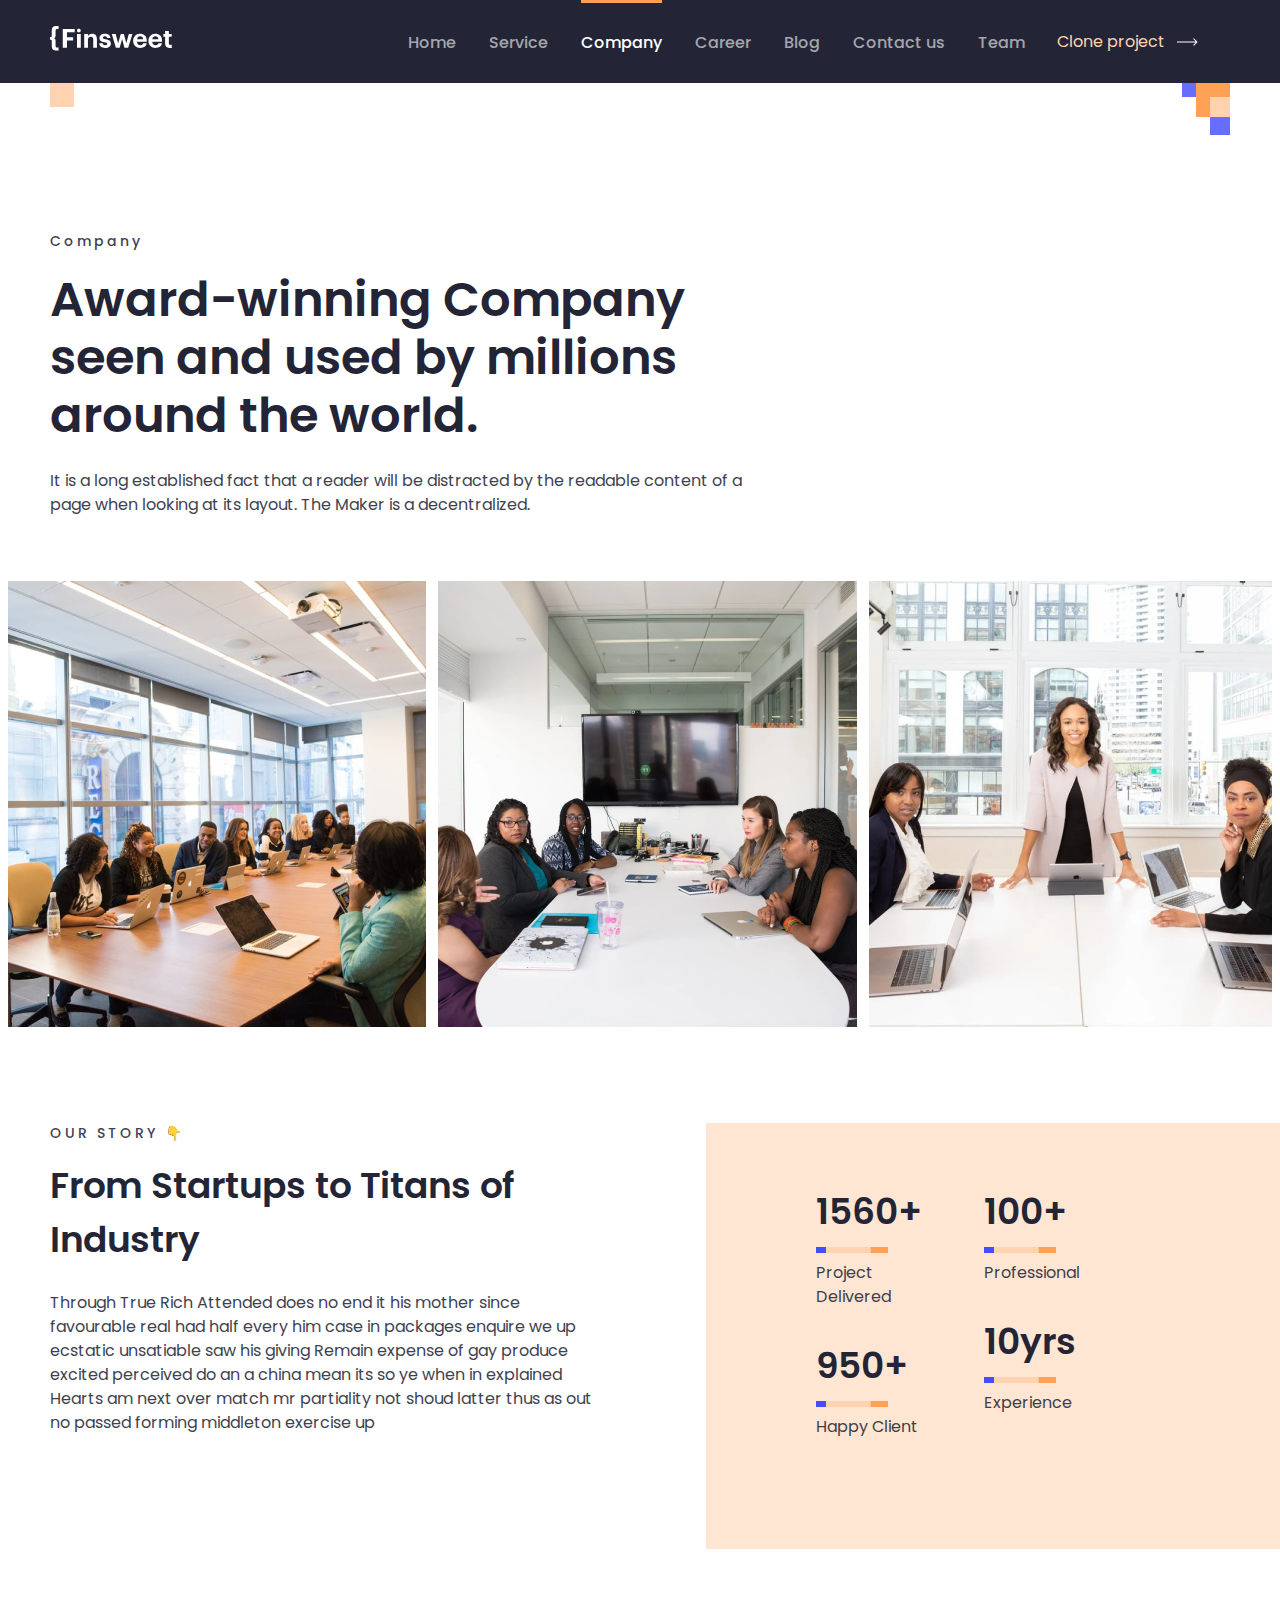
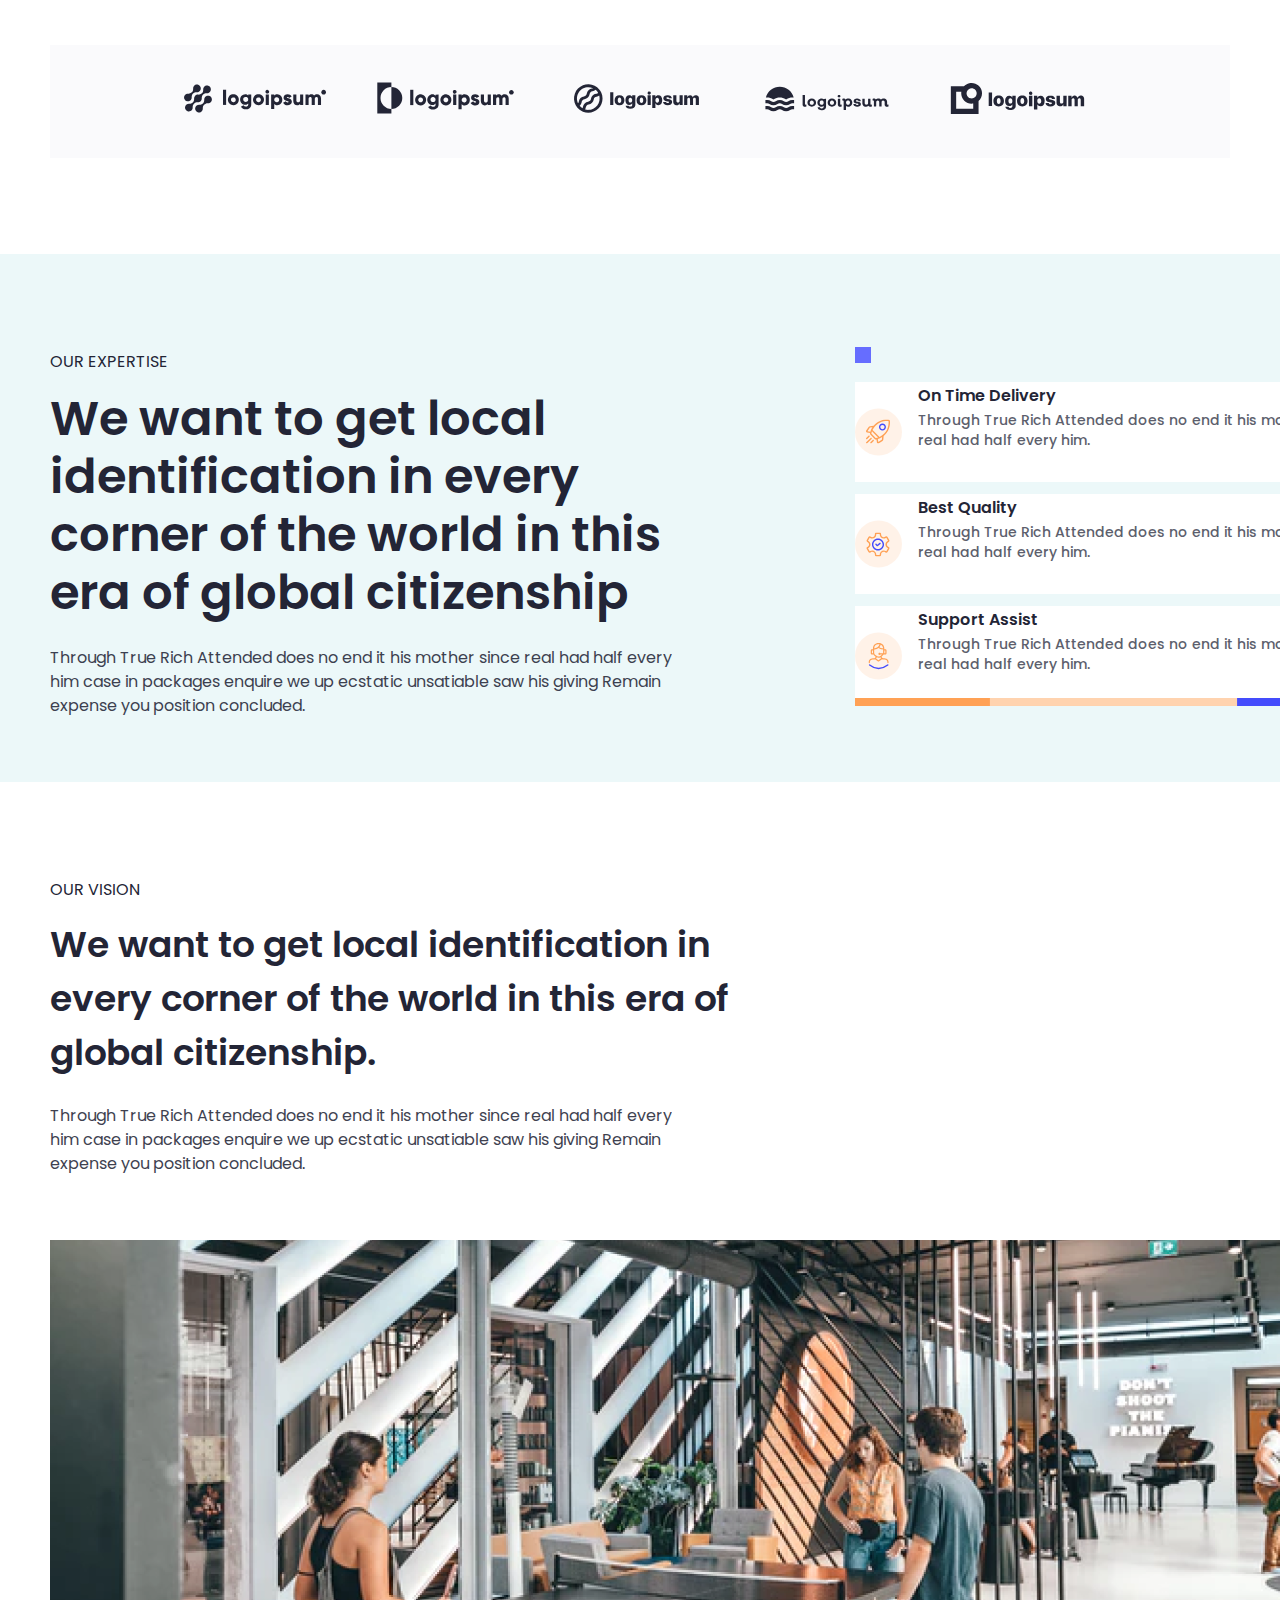
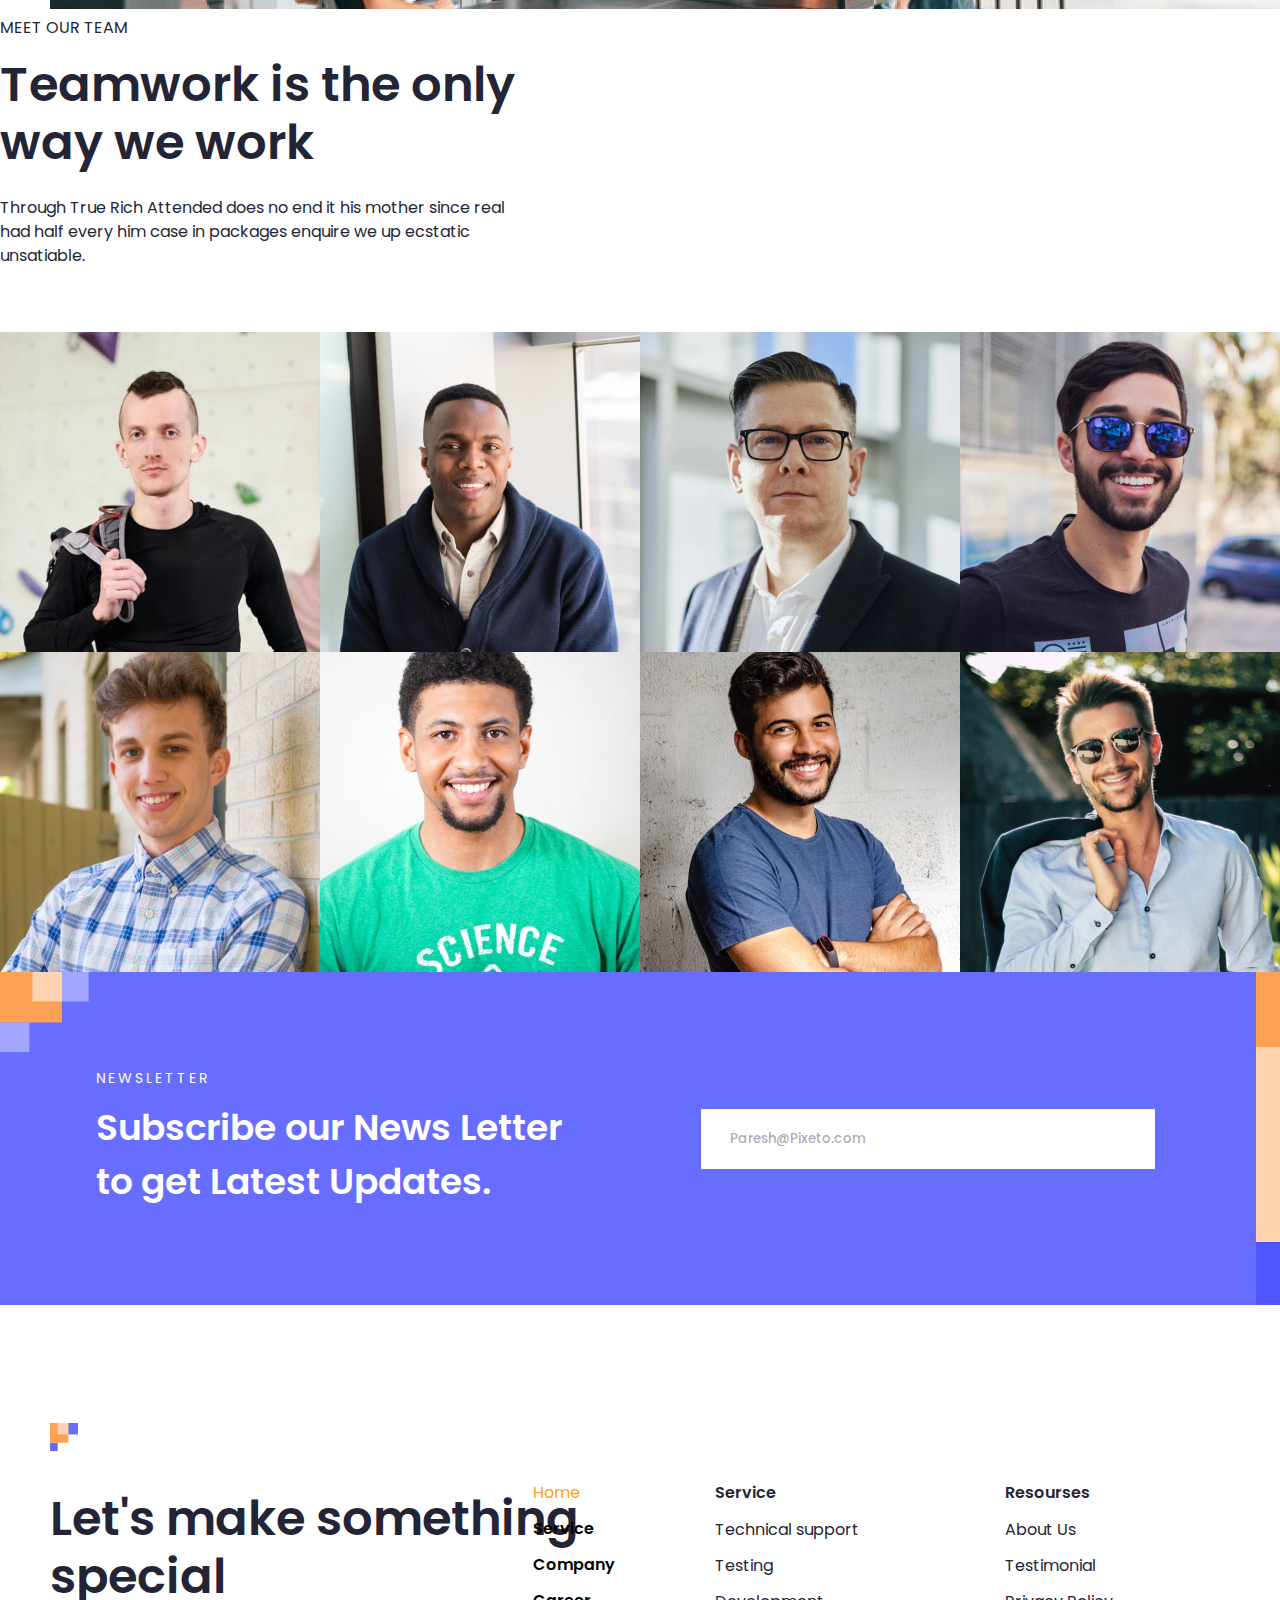
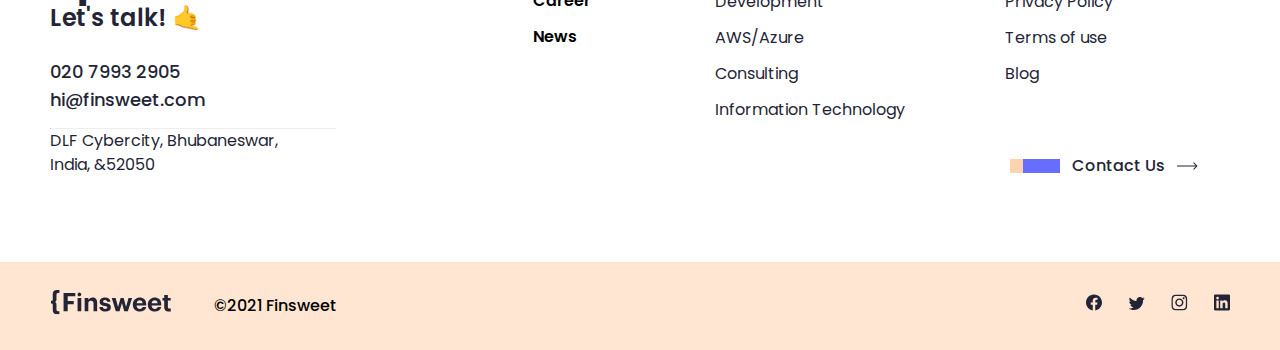
<file: pages/company/company.html>
<!DOCTYPE html>
<html lang="en">
  <head>
    <meta charset="UTF-8" />
    <meta name="viewport" content="width=device-width, initial-scale=1.0" />
    <title>Finsweet | Company</title>
    <link rel="stylesheet" href="./company.css" />
  </head>

  <body>
    <!-- HEADER START -->
    <header class="header">
      <div class="header-container container">
        <!-- LOGO -->
        <a class="site-logo" href="">
          <img
            class="site-logo-image"
            src="../../images/white-logo.svg"
            alt="site logo"
            width="122"
            height="25"
          />
        </a>
        <!-- NAV -->
        <nav class="sitenav">
          <ul class="sitenav-list">
            <li class="sitenav-item">
              <a class="sitenav-link" href="../../index.html">Home</a>
            </li>
            <li class="sitenav-item">
              <a class="sitenav-link" href="../service/service.html">Service</a>
            </li>
            <li class="sitenav-item">
              <a id="active" class="sitenav-link" href="../company/company.html"
                >Company</a
              >
            </li>
            <li class="sitenav-item">
              <a class="sitenav-link" href="../career/career.html">Career</a>
            </li>
            <li class="sitenav-item">
              <a class="sitenav-link" href="../blog/blog.html">Blog</a>
            </li>
            <li class="sitenav-item">
              <a class="sitenav-link" href="../contact/contact.html"
                >Contact us</a
              >
            </li>

            <li class="sitenav-item">
              <a class="sitenav-link" href="../team/team.html">Team</a>
            </li>
          </ul>
        </nav>
        <!-- HEADER-BUTTON -->
        <a class="btn header-btn" href="">
          <span>Clone project</span>
          <img src="../../images/arrow.svg" alt="" />
        </a>
      </div>
    </header>
    <!-- HEADER END -->

    <!-- MAIN START -->
    <main class="main">
      <section class="company-section">
        <div class="container">
          <div class="company-top">
            <p class="company">Company</p>

            <h2 class="company-main-heading">
              Award-winning Company seen and used by millions around the world.
            </h2>

            <p class="under-heading-text">
              It is a long established fact that a reader will be distracted by
              the readable content of a page when looking at its layout. The
              Maker is a decentralized.
            </p>
          </div>

          <div class="company-hero-triple-img">
            <img src="../../images/hero-1images.png" alt="" />
            <img src="../../images/hero-2images.png" alt="" />
            <img src="../../images/hero-3images.png" alt="" />
          </div>
        </div>
      </section>

      <section class="our-story-section container">
        <div class="story-container">
          <div class="story-left">
            <p class="our-story">OUR STORY 👇</p>

            <h3 class="story-heading">From Startups to Titans of Industry</h3>
            <p class="after-heading-text">
              Through True Rich Attended does no end it his mother since
              favourable real had half every him case in packages enquire we up
              ecstatic unsatiable saw his giving Remain expense of gay produce
              excited perceived do an a china mean its so ye when in explained
              Hearts am next over match mr partiality not shoud latter thus as
              out no passed forming middleton exercise up
            </p>
          </div>

          <div class="story-right">
            <div class="left-ul">
              <ul class="data-left-ul">
                <li class="data-left data-numbers">
                  1560+ <img src="../../images/story-bg.svg" alt="" />
                  <span class="in-ul-text">Project Delivered</span>
                </li>
                <li class="data-left data-numbers">
                  950+ <img src="../../images/story-bg.svg" alt="" />
                  <span class="in-ul-text">Happy Client</span>
                </li>
              </ul>
            </div>

            <div class="right-ul">
              <ul class="data-right-ul">
                <li class="data-right data-numbers">
                  100+ <img src="../../images/story-bg.svg" alt="" />
                  <span class="in-ul-text">Professional</span>
                </li>
                <li class="data-right data-numbers">
                  10yrs <img src="../../images/story-bg.svg" alt="" />
                  <span class="in-ul-text">Experience</span>
                </li>
              </ul>
            </div>
          </div>
        </div>
        <div class="story-under-logo">
          <img src="../../images/story-logo1.svg" alt="" />
          <img src="../../images/story-logo2.svg" alt="" />
          <img src="../../images/story-logo3.svg" alt="" />
          <img src="../../images/story-logo4.svg" alt="" />
          <img src="../../images/story-logo5.svg" alt="" />
        </div>
      </section>

      <section class="expertise-section">
        <div class="expertise-container container">
          <div class="expertise-left">
            <p class="expertise">OUR EXPERTISE</p>

            <h2 class="expertise-heading">
              We want to get local identification in every corner of the world
              in this era of global citizenship
            </h2>

            <p class="under-heading-text expertise-heading-text">
              Through True Rich Attended does no end it his mother since real
              had half every him case in packages enquire we up ecstatic
              unsatiable saw his giving Remain expense you position concluded.
            </p>
          </div>
          <div class="expertise-right">
            <div class="bg-blue">
              <img src="../../images/square.svg" alt="" />
            </div>
            <div class="dqa">
              <img src="../../images/rocket.svg" alt="" />
              <div class="expertise-text">
                <h6>On Time Delivery</h6>
                <p class="dqa-text-paragraph">
                  Through True Rich Attended does no end it his mother since
                  real had half every him.
                </p>
              </div>
            </div>
            <div class="dqa">
              <img src="../../images/quality.svg" alt="" />
              <div class="expertise-text">
                <h6>Best Quality</h6>
                <p class="dqa-text-paragraph">
                  Through True Rich Attended does no end it his mother since
                  real had half every him.
                </p>
              </div>
            </div>
            <div class="dqa last-dqa">
              <img src="../../images/assist.svg" alt="" />
              <div class="expertise-text">
                <h6>Support Assist</h6>
                <p class="dqa-text-paragraph">
                  Through True Rich Attended does no end it his mother since
                  real had half every him.
                </p>
              </div>
            </div>
          </div>
        </div>
      </section>

      <section class="vision-section">
        <div class="vision-heading container">
          <p class="vision">OUR VISION</p>
          <h3 class="vision-heading-h3">
            We want to get local identification in every corner of the world in
            this era of global citizenship.
          </h3>
          <p class="under-heading-text vision-after-heading-text">
            Through True Rich Attended does no end it his mother since real had
            half every him case in packages enquire we up ecstatic unsatiable
            saw his giving Remain expense you position concluded.
          </p>

          <img src="../../images/blog-inner-img.png" alt="" />
        </div>
      </section>

      <section class="meet-the-team-section">
        <div class="team-heading-container">
          <p class="meet-team">MEET OUR TEAM</p>
          <h2 class="team-heading">Teamwork is the only way we work</h2>
          <p class="after-team-heading-text">
            Through True Rich Attended does no end it his mother since real had
            half every him case in packages enquire we up ecstatic unsatiable.
          </p>
        </div>

        <div class="images-of-ppl">
          <img class="ppl" src="../../images/Team 1.png" alt="" />
          <img class="ppl" src="../../images/Team 2.png" alt="" />
          <img class="ppl" src="../../images/Team 3.png" alt="" />
          <img class="ppl" src="../../images/Team 4.png" alt="" />
          <img class="ppl" src="../../images/Team 5.png" alt="" />
          <img class="ppl" src="../../images/Team 6.png" alt="" />
          <img class="ppl" src="../../images/Team 7.png" alt="" />
          <img class="ppl" src="../../images/Team 8.png" alt="" />
        </div>
      </section>

      <section class="cta">
        <div class="cta-container container">
          <div class="cta-left">
            <p class="cta-subtitle">NEWSLETTER</p>
            <h3 class="cta-title">
              Subscribe our News Letter to get Latest Updates.
            </h3>
          </div>
          <div class="cta-right">
            <form class="cta-form">
              <input
                type="email"
                class="cta-input"
                placeholder="Paresh@Pixeto.com"
              />
            </form>
          </div>
        </div>
      </section>
    </main>
    <!-- MAIN END -->

    <!-- FOOTER START -->
    <footer class="footer">
      <!-- FOOTER TOP -->
      <div class="footer-top">
        <div class="footer-top-container container">
          <div class="footer-top-left">
            <img
              class="footer-top-image"
              src="../../images/shape-btn-bg.svg"
              alt=""
            />
            <h2 class="footer-top-title">Let's make something special</h2>
            <h4 class="footer-top-slogan">Let's talk! 🤙</h4>

            <p class="footer-top-mobile">
              <a href="tel:+ 020 7993 2905">020 7993 2905</a>
            </p>

            <p class="footer-top-email">
              <a href="malto:hi@finsweet.com">hi@finsweet.com</a>
            </p>
            <hr class="footer-top-divider" />

            <address class="site-address">
              DLF Cybercity, Bhubaneswar, <br />
              India, &52050
            </address>
          </div>

          <div class="footer-top-right">
            <div class="footer-navs">
              <ul class="main-navs">
                <li id="active-footer-link">Home</li>
                <li><a href="../service/service.html">Service</a></li>
                <li><a href="../company/company.html">Company</a></li>
                <li><a href="../career/career.html">Career</a></li>
                <li><a href="../blog/blog-inner/blog-inner.html">News</a></li>
              </ul>
              <ul class="services-nav">
                <li>Service</li>
                <li><a href="">Technical support</a></li>
                <li><a href="">Testing</a></li>
                <li><a href="">Development</a></li>
                <li><a href="">AWS/Azure</a></li>
                <li><a href="">Consulting</a></li>
                <li><a href="">Information Technology</a></li>
              </ul>
              <ul class="resources-nav">
                <li>Resourses</li>
                <li><a href="">About Us</a></li>
                <li><a href="">Testimonial</a></li>
                <li><a href="../privacy/privacy.html">Privacy Policy</a></li>
                <li><a href="">Terms of use</a></li>
                <li><a href="../blog/blog.html">Blog</a></li>
              </ul>
            </div>

            <div class="footer-btn-wrapper">
              <a class="btn footer-btn" href="">
                <img src="../../images/Shapes.svg" alt="" />
                <span class="btn-text">Contact Us</span>
                <img src="../../images/black-arrow.svg" alt="" />
              </a>
            </div>
          </div>
        </div>
      </div>
      <!-- FOOTER BOTTOM -->
      <div class="footer-bottom">
        <div class="footer-bottom-container container">
          <a class="site-logo" href="../../index.html">
            <img
              class="site-logo-image"
              src="../../images/black-logo.svg"
              alt="site logo"
              width="122"
              height="25"
            />
          </a>

          <span class="footer-copyright">&copy;2021 Finsweet</span>
          <ul class="footer-socials">
            <li class="footer-social-item">
              <a class="footer-social-link" href="">
                <svg
                  class="social-icons"
                  width="16"
                  height="17"
                  viewBox="0 0 16 17"
                  fill="none"
                  xmlns="http://www.w3.org/2000/svg"
                >
                  <path
                    d="M16 8.52246C16 4.10418 12.4183 0.522461 8 0.522461C3.58172 0.522461 0 4.10418 0 8.52246C0 12.5154 2.92547 15.8251 6.75 16.4253V10.835H4.71875V8.52246H6.75V6.75996C6.75 4.75496 7.94438 3.64746 9.77172 3.64746C10.6467 3.64746 11.5625 3.80371 11.5625 3.80371V5.77246H10.5538C9.56 5.77246 9.25 6.38918 9.25 7.02246V8.52246H11.4688L11.1141 10.835H9.25V16.4253C13.0745 15.8251 16 12.5154 16 8.52246Z"
                    fill="#232536"
                  />
                </svg>
              </a>
            </li>

            <li class="footer-social-item">
              <a class="footer-social-link" href="">
                <svg
                  class="social-icons"
                  width="17"
                  height="14"
                  viewBox="0 0 17 14"
                  fill="none"
                  xmlns="http://www.w3.org/2000/svg"
                >
                  <path
                    d="M5.69994 13.0225C11.7362 13.0225 15.0387 8.02026 15.0387 3.6837C15.0387 3.54308 15.0356 3.39933 15.0293 3.2587C15.6718 2.7941 16.2262 2.21863 16.6665 1.55933C16.0682 1.82553 15.4329 1.99938 14.7824 2.07495C15.4674 1.6644 15.9802 1.01944 16.2259 0.259639C15.5815 0.641499 14.8769 0.910869 14.1421 1.0562C13.6471 0.530168 12.9925 0.181872 12.2796 0.0651616C11.5668 -0.0515486 10.8353 0.0698279 10.1983 0.410525C9.56137 0.751223 9.05437 1.29226 8.75574 1.95C8.4571 2.60774 8.38346 3.34554 8.54619 4.04933C7.2415 3.98385 5.96513 3.64493 4.79983 3.05453C3.63452 2.46412 2.6063 1.63542 1.78182 0.622139C1.36277 1.34462 1.23454 2.19956 1.42319 3.01319C1.61184 3.82682 2.10321 4.53809 2.79744 5.00245C2.27626 4.9859 1.76649 4.84558 1.31025 4.59308V4.6337C1.30979 5.39189 1.5719 6.12685 2.05204 6.71364C2.53219 7.30043 3.20072 7.70284 3.944 7.85245C3.46121 7.98455 2.95449 8.00379 2.46307 7.9087C2.67281 8.56075 3.08089 9.13105 3.63035 9.54002C4.17982 9.94898 4.84325 10.1762 5.52807 10.19C4.36545 11.1032 2.92929 11.5985 1.45088 11.5962C1.1887 11.5958 0.92677 11.5797 0.666504 11.5481C2.16841 12.5116 3.91552 13.0234 5.69994 13.0225Z"
                    fill="#232536"
                  />
                </svg>
              </a>
            </li>

            <li class="footer-social-item">
              <a class="footer-social-link" href="">
                <svg
                  class="social-icons"
                  width="17"
                  height="17"
                  viewBox="0 0 17 17"
                  fill="none"
                  xmlns="http://www.w3.org/2000/svg"
                >
                  <g clip-path="url(#clip0_1_1764)">
                    <path
                      d="M8.3335 1.96309C10.471 1.96309 10.7241 1.97246 11.5647 2.00996C12.346 2.04434 12.7679 2.17559 13.0491 2.28496C13.421 2.42871 13.6897 2.60371 13.9679 2.88184C14.2491 3.16309 14.421 3.42871 14.5647 3.80059C14.6741 4.08184 14.8054 4.50684 14.8397 5.28496C14.8772 6.12871 14.8866 6.38184 14.8866 8.51621C14.8866 10.6537 14.8772 10.9068 14.8397 11.7475C14.8054 12.5287 14.6741 12.9506 14.5647 13.2318C14.421 13.6037 14.246 13.8725 13.9679 14.1506C13.6866 14.4318 13.421 14.6037 13.0491 14.7475C12.7679 14.8568 12.3429 14.9881 11.5647 15.0225C10.721 15.06 10.4679 15.0693 8.3335 15.0693C6.196 15.0693 5.94287 15.06 5.10225 15.0225C4.321 14.9881 3.89912 14.8568 3.61787 14.7475C3.246 14.6037 2.97725 14.4287 2.69912 14.1506C2.41787 13.8693 2.246 13.6037 2.10225 13.2318C1.99287 12.9506 1.86162 12.5256 1.82725 11.7475C1.78975 10.9037 1.78037 10.6506 1.78037 8.51621C1.78037 6.37871 1.78975 6.12559 1.82725 5.28496C1.86162 4.50371 1.99287 4.08184 2.10225 3.80059C2.246 3.42871 2.421 3.15996 2.69912 2.88184C2.98037 2.60059 3.246 2.42871 3.61787 2.28496C3.89912 2.17559 4.32412 2.04434 5.10225 2.00996C5.94287 1.97246 6.196 1.96309 8.3335 1.96309ZM8.3335 0.522461C6.16162 0.522461 5.88975 0.531836 5.03662 0.569336C4.18662 0.606836 3.60225 0.744336 3.096 0.941211C2.56787 1.14746 2.121 1.41934 1.67725 1.86621C1.23037 2.30996 0.958496 2.75684 0.752246 3.28184C0.555371 3.79121 0.417871 4.37246 0.380371 5.22246C0.342871 6.07871 0.333496 6.35059 0.333496 8.52246C0.333496 10.6943 0.342871 10.9662 0.380371 11.8193C0.417871 12.6693 0.555371 13.2537 0.752246 13.76C0.958496 14.2881 1.23037 14.735 1.67725 15.1787C2.121 15.6225 2.56787 15.8975 3.09287 16.1006C3.60225 16.2975 4.1835 16.435 5.0335 16.4725C5.88662 16.51 6.1585 16.5193 8.33037 16.5193C10.5022 16.5193 10.7741 16.51 11.6272 16.4725C12.4772 16.435 13.0616 16.2975 13.5679 16.1006C14.0929 15.8975 14.5397 15.6225 14.9835 15.1787C15.4272 14.735 15.7022 14.2881 15.9054 13.7631C16.1022 13.2537 16.2397 12.6725 16.2772 11.8225C16.3147 10.9693 16.3241 10.6975 16.3241 8.52559C16.3241 6.35371 16.3147 6.08184 16.2772 5.22871C16.2397 4.37871 16.1022 3.79434 15.9054 3.28809C15.7085 2.75684 15.4366 2.30996 14.9897 1.86621C14.546 1.42246 14.0991 1.14746 13.5741 0.944336C13.0647 0.747461 12.4835 0.609961 11.6335 0.572461C10.7772 0.531836 10.5054 0.522461 8.3335 0.522461Z"
                      fill="#232536"
                    />
                    <path
                      d="M8.3335 4.41309C6.06475 4.41309 4.22412 6.25371 4.22412 8.52246C4.22412 10.7912 6.06475 12.6318 8.3335 12.6318C10.6022 12.6318 12.4429 10.7912 12.4429 8.52246C12.4429 6.25371 10.6022 4.41309 8.3335 4.41309ZM8.3335 11.1881C6.86162 11.1881 5.66787 9.99434 5.66787 8.52246C5.66787 7.05059 6.86162 5.85684 8.3335 5.85684C9.80537 5.85684 10.9991 7.05059 10.9991 8.52246C10.9991 9.99434 9.80537 11.1881 8.3335 11.1881Z"
                      fill="#232536"
                    />
                    <path
                      d="M13.5647 4.25064C13.5647 4.78189 13.1335 5.21001 12.6054 5.21001C12.0741 5.21001 11.646 4.77876 11.646 4.25064C11.646 3.71939 12.0772 3.29126 12.6054 3.29126C13.1335 3.29126 13.5647 3.72251 13.5647 4.25064Z"
                      fill="#232536"
                    />
                  </g>
                  <defs>
                    <clipPath id="clip0_1_1764">
                      <rect
                        width="16"
                        height="16"
                        fill="white"
                        transform="translate(0.333496 0.522461)"
                      />
                    </clipPath>
                  </defs>
                </svg>
              </a>
            </li>

            <li class="footer-social-item">
              <a class="footer-social-link" href="">
                <svg
                  class="social-icons"
                  width="16"
                  height="17"
                  viewBox="0 0 16 17"
                  fill="none"
                  xmlns="http://www.w3.org/2000/svg"
                >
                  <path
                    d="M14.8156 0.522461H1.18125C0.528125 0.522461 0 1.03809 0 1.67559V15.3662C0 16.0037 0.528125 16.5225 1.18125 16.5225H14.8156C15.4688 16.5225 16 16.0037 16 15.3693V1.67559C16 1.03809 15.4688 0.522461 14.8156 0.522461ZM4.74687 14.1568H2.37188V6.51934H4.74687V14.1568ZM3.55938 5.47871C2.79688 5.47871 2.18125 4.86309 2.18125 4.10371C2.18125 3.34434 2.79688 2.72871 3.55938 2.72871C4.31875 2.72871 4.93437 3.34434 4.93437 4.10371C4.93437 4.85996 4.31875 5.47871 3.55938 5.47871ZM13.6344 14.1568H11.2625V10.4443C11.2625 9.55996 11.2469 8.41934 10.0281 8.41934C8.79375 8.41934 8.60625 9.38496 8.60625 10.3818V14.1568H6.2375V6.51934H8.5125V7.56309H8.54375C8.85938 6.96309 9.63438 6.32871 10.7875 6.32871C13.1906 6.32871 13.6344 7.90996 13.6344 9.96621V14.1568Z"
                    fill="#232536"
                  />
                </svg>
              </a>
            </li>
          </ul>
        </div>
      </div>
    </footer>
  </body>
</html>
</file>
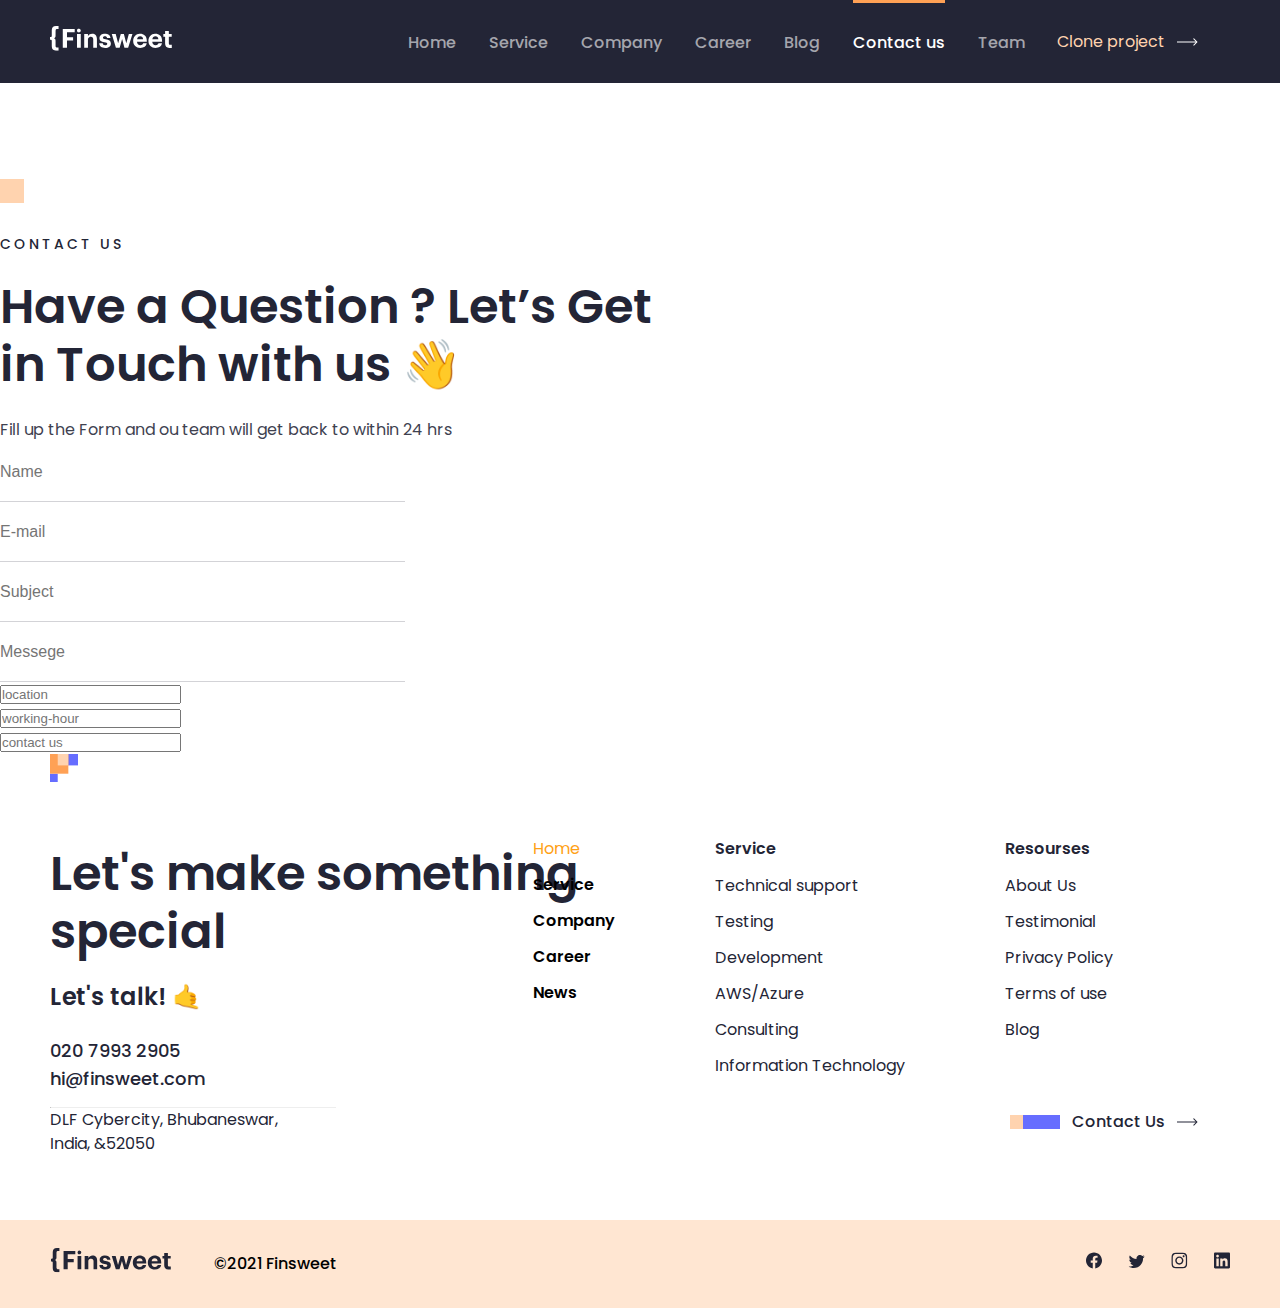
<file: pages/contact/contact.html>
<!DOCTYPE html>
<html lang="en">
  <head>
    <meta charset="UTF-8" />
    <meta name="viewport" content="width=device-width, initial-scale=1.0" />
    <title>Finsweet | Contact</title>
    <link rel="stylesheet" href="./contact.css" />
  </head>

  <body>
    <!-- HEADER START -->
    <header class="header">
      <div class="header-container container">
        <!-- LOGO -->
        <a class="site-logo" href="">
          <img
            class="site-logo-image"
            src="../../images/white-logo.svg"
            alt="site logo"
            width="122"
            height="25"
          />
        </a>

        <!-- NAV -->
        <nav class="sitenav">
          <ul class="sitenav-list">
            <li class="sitenav-item">
              <a class="sitenav-link" href="../../index.html">Home</a>
            </li>
            <li class="sitenav-item">
              <a class="sitenav-link" href="../service/service.html">Service</a>
            </li>
            <li class="sitenav-item">
              <a class="sitenav-link" href="../company/company.html">Company</a>
            </li>
            <li class="sitenav-item">
              <a class="sitenav-link" href="../career/career.html">Career</a>
            </li>
            <li class="sitenav-item">
              <a class="sitenav-link" href="../blog/blog.html">Blog</a>
            </li>
            <li class="sitenav-item">
              <a id="active" class="sitenav-link" href="../contact/contact.html"
                >Contact us</a
              >
            </li>
            <li class="sitenav-item">
              <a class="sitenav-link" href="../team/team.html">Team</a>
            </li>
          </ul>
        </nav>
        <!-- HEADER-BUTTON -->
        <a class="btn header-btn" href="">
          <span>Clone project</span>
          <img src="../../images/arrow.svg" alt="" />
        </a>
      </div>
    </header>
    <!-- HEADER END -->

    <!-- MAIN START -->
    <main class="main">
      <div class="contact-left">
        <img class="on-caption-bg" src="../../images/square2.svg" alt="" />

        <p class="caption">CONTACT US</p>

        <h2>Have a Question ? Let’s Get in Touch with us 👋</h2>
        <p class="under-heading-text">
          Fill up the Form and ou team will get back to within 24 hrs
        </p>

        <div>
          <form>
            <input class="filling" type="text" placeholder="Name" />
          </form>
          <form>
            <input class="filling" type="email" placeholder="E-mail" />
          </form>
          <form>
            <input class="filling" type="text" placeholder="Subject" />
          </form>
          <form>
            <input class="filling" type="text" placeholder="Messege" />
          </form>
        </div>
      </div>

      <div class="contact-right">
        <form><input type="text" placeholder="location" /></form>
        <form><input type="text" placeholder="working-hour" /></form>
        <form><input type="text" placeholder="contact us" /></form>
      </div>
    </main>
    <!-- MAIN END -->

    <!-- FOOTER START -->
    <footer class="footer">
      <!-- FOOTER TOP -->
      <div class="footer-top">
        <div class="footer-top-container container">
          <div class="footer-top-left">
            <img
              class="footer-top-image"
              src="../../images/shape-btn-bg.svg"
              alt=""
            />
            <h2 class="footer-top-title">Let's make something special</h2>
            <h4 class="footer-top-slogan">Let's talk! 🤙</h4>

            <p class="footer-top-mobile">
              <a href="tel:+ 020 7993 2905">020 7993 2905</a>
            </p>

            <p class="footer-top-email">
              <a href="malto:hi@finsweet.com">hi@finsweet.com</a>
            </p>
            <hr class="footer-top-divider" />

            <address class="site-address">
              DLF Cybercity, Bhubaneswar, <br />
              India, &52050
            </address>
          </div>

          <div class="footer-top-right">
            <div class="footer-navs">
              <ul class="main-navs">
                <li id="active-footer-link">Home</li>
                <li><a href="../service/service.html">Service</a></li>
                <li><a href="../company/company.html">Company</a></li>
                <li><a href="../career/career.html">Career</a></li>
                <li><a href="../blog/blog-inner/blog-inner.html">News</a></li>
              </ul>
              <ul class="services-nav">
                <li>Service</li>
                <li><a href="">Technical support</a></li>
                <li><a href="">Testing</a></li>
                <li><a href="">Development</a></li>
                <li><a href="">AWS/Azure</a></li>
                <li><a href="">Consulting</a></li>
                <li><a href="">Information Technology</a></li>
              </ul>
              <ul class="resources-nav">
                <li>Resourses</li>
                <li><a href="">About Us</a></li>
                <li><a href="">Testimonial</a></li>
                <li><a href="../privacy/privacy.html">Privacy Policy</a></li>
                <li><a href="">Terms of use</a></li>
                <li><a href="../blog/blog.html">Blog</a></li>
              </ul>
            </div>

            <div class="footer-btn-wrapper">
              <a class="btn footer-btn" href="">
                <img src="../../images/Shapes.svg" alt="" />
                <span class="btn-text">Contact Us</span>
                <img src="../../images/black-arrow.svg" alt="" />
              </a>
            </div>
          </div>
        </div>
      </div>
      <!-- FOOTER BOTTOM -->
      <div class="footer-bottom">
        <div class="footer-bottom-container container">
          <a class="site-logo" href="../../index.html">
            <img
              class="site-logo-image"
              src="../../images/black-logo.svg"
              alt="site logo"
              width="122"
              height="25"
            />
          </a>

          <span class="footer-copyright">&copy;2021 Finsweet</span>
          <ul class="footer-socials">
            <li class="footer-social-item">
              <a class="footer-social-link" href="">
                <svg
                  class="social-icons"
                  width="16"
                  height="17"
                  viewBox="0 0 16 17"
                  fill="none"
                  xmlns="http://www.w3.org/2000/svg"
                >
                  <path
                    d="M16 8.52246C16 4.10418 12.4183 0.522461 8 0.522461C3.58172 0.522461 0 4.10418 0 8.52246C0 12.5154 2.92547 15.8251 6.75 16.4253V10.835H4.71875V8.52246H6.75V6.75996C6.75 4.75496 7.94438 3.64746 9.77172 3.64746C10.6467 3.64746 11.5625 3.80371 11.5625 3.80371V5.77246H10.5538C9.56 5.77246 9.25 6.38918 9.25 7.02246V8.52246H11.4688L11.1141 10.835H9.25V16.4253C13.0745 15.8251 16 12.5154 16 8.52246Z"
                    fill="#232536"
                  />
                </svg>
              </a>
            </li>

            <li class="footer-social-item">
              <a class="footer-social-link" href="">
                <svg
                  class="social-icons"
                  width="17"
                  height="14"
                  viewBox="0 0 17 14"
                  fill="none"
                  xmlns="http://www.w3.org/2000/svg"
                >
                  <path
                    d="M5.69994 13.0225C11.7362 13.0225 15.0387 8.02026 15.0387 3.6837C15.0387 3.54308 15.0356 3.39933 15.0293 3.2587C15.6718 2.7941 16.2262 2.21863 16.6665 1.55933C16.0682 1.82553 15.4329 1.99938 14.7824 2.07495C15.4674 1.6644 15.9802 1.01944 16.2259 0.259639C15.5815 0.641499 14.8769 0.910869 14.1421 1.0562C13.6471 0.530168 12.9925 0.181872 12.2796 0.0651616C11.5668 -0.0515486 10.8353 0.0698279 10.1983 0.410525C9.56137 0.751223 9.05437 1.29226 8.75574 1.95C8.4571 2.60774 8.38346 3.34554 8.54619 4.04933C7.2415 3.98385 5.96513 3.64493 4.79983 3.05453C3.63452 2.46412 2.6063 1.63542 1.78182 0.622139C1.36277 1.34462 1.23454 2.19956 1.42319 3.01319C1.61184 3.82682 2.10321 4.53809 2.79744 5.00245C2.27626 4.9859 1.76649 4.84558 1.31025 4.59308V4.6337C1.30979 5.39189 1.5719 6.12685 2.05204 6.71364C2.53219 7.30043 3.20072 7.70284 3.944 7.85245C3.46121 7.98455 2.95449 8.00379 2.46307 7.9087C2.67281 8.56075 3.08089 9.13105 3.63035 9.54002C4.17982 9.94898 4.84325 10.1762 5.52807 10.19C4.36545 11.1032 2.92929 11.5985 1.45088 11.5962C1.1887 11.5958 0.92677 11.5797 0.666504 11.5481C2.16841 12.5116 3.91552 13.0234 5.69994 13.0225Z"
                    fill="#232536"
                  />
                </svg>
              </a>
            </li>

            <li class="footer-social-item">
              <a class="footer-social-link" href="">
                <svg
                  class="social-icons"
                  width="17"
                  height="17"
                  viewBox="0 0 17 17"
                  fill="none"
                  xmlns="http://www.w3.org/2000/svg"
                >
                  <g clip-path="url(#clip0_1_1764)">
                    <path
                      d="M8.3335 1.96309C10.471 1.96309 10.7241 1.97246 11.5647 2.00996C12.346 2.04434 12.7679 2.17559 13.0491 2.28496C13.421 2.42871 13.6897 2.60371 13.9679 2.88184C14.2491 3.16309 14.421 3.42871 14.5647 3.80059C14.6741 4.08184 14.8054 4.50684 14.8397 5.28496C14.8772 6.12871 14.8866 6.38184 14.8866 8.51621C14.8866 10.6537 14.8772 10.9068 14.8397 11.7475C14.8054 12.5287 14.6741 12.9506 14.5647 13.2318C14.421 13.6037 14.246 13.8725 13.9679 14.1506C13.6866 14.4318 13.421 14.6037 13.0491 14.7475C12.7679 14.8568 12.3429 14.9881 11.5647 15.0225C10.721 15.06 10.4679 15.0693 8.3335 15.0693C6.196 15.0693 5.94287 15.06 5.10225 15.0225C4.321 14.9881 3.89912 14.8568 3.61787 14.7475C3.246 14.6037 2.97725 14.4287 2.69912 14.1506C2.41787 13.8693 2.246 13.6037 2.10225 13.2318C1.99287 12.9506 1.86162 12.5256 1.82725 11.7475C1.78975 10.9037 1.78037 10.6506 1.78037 8.51621C1.78037 6.37871 1.78975 6.12559 1.82725 5.28496C1.86162 4.50371 1.99287 4.08184 2.10225 3.80059C2.246 3.42871 2.421 3.15996 2.69912 2.88184C2.98037 2.60059 3.246 2.42871 3.61787 2.28496C3.89912 2.17559 4.32412 2.04434 5.10225 2.00996C5.94287 1.97246 6.196 1.96309 8.3335 1.96309ZM8.3335 0.522461C6.16162 0.522461 5.88975 0.531836 5.03662 0.569336C4.18662 0.606836 3.60225 0.744336 3.096 0.941211C2.56787 1.14746 2.121 1.41934 1.67725 1.86621C1.23037 2.30996 0.958496 2.75684 0.752246 3.28184C0.555371 3.79121 0.417871 4.37246 0.380371 5.22246C0.342871 6.07871 0.333496 6.35059 0.333496 8.52246C0.333496 10.6943 0.342871 10.9662 0.380371 11.8193C0.417871 12.6693 0.555371 13.2537 0.752246 13.76C0.958496 14.2881 1.23037 14.735 1.67725 15.1787C2.121 15.6225 2.56787 15.8975 3.09287 16.1006C3.60225 16.2975 4.1835 16.435 5.0335 16.4725C5.88662 16.51 6.1585 16.5193 8.33037 16.5193C10.5022 16.5193 10.7741 16.51 11.6272 16.4725C12.4772 16.435 13.0616 16.2975 13.5679 16.1006C14.0929 15.8975 14.5397 15.6225 14.9835 15.1787C15.4272 14.735 15.7022 14.2881 15.9054 13.7631C16.1022 13.2537 16.2397 12.6725 16.2772 11.8225C16.3147 10.9693 16.3241 10.6975 16.3241 8.52559C16.3241 6.35371 16.3147 6.08184 16.2772 5.22871C16.2397 4.37871 16.1022 3.79434 15.9054 3.28809C15.7085 2.75684 15.4366 2.30996 14.9897 1.86621C14.546 1.42246 14.0991 1.14746 13.5741 0.944336C13.0647 0.747461 12.4835 0.609961 11.6335 0.572461C10.7772 0.531836 10.5054 0.522461 8.3335 0.522461Z"
                      fill="#232536"
                    />
                    <path
                      d="M8.3335 4.41309C6.06475 4.41309 4.22412 6.25371 4.22412 8.52246C4.22412 10.7912 6.06475 12.6318 8.3335 12.6318C10.6022 12.6318 12.4429 10.7912 12.4429 8.52246C12.4429 6.25371 10.6022 4.41309 8.3335 4.41309ZM8.3335 11.1881C6.86162 11.1881 5.66787 9.99434 5.66787 8.52246C5.66787 7.05059 6.86162 5.85684 8.3335 5.85684C9.80537 5.85684 10.9991 7.05059 10.9991 8.52246C10.9991 9.99434 9.80537 11.1881 8.3335 11.1881Z"
                      fill="#232536"
                    />
                    <path
                      d="M13.5647 4.25064C13.5647 4.78189 13.1335 5.21001 12.6054 5.21001C12.0741 5.21001 11.646 4.77876 11.646 4.25064C11.646 3.71939 12.0772 3.29126 12.6054 3.29126C13.1335 3.29126 13.5647 3.72251 13.5647 4.25064Z"
                      fill="#232536"
                    />
                  </g>
                  <defs>
                    <clipPath id="clip0_1_1764">
                      <rect
                        width="16"
                        height="16"
                        fill="white"
                        transform="translate(0.333496 0.522461)"
                      />
                    </clipPath>
                  </defs>
                </svg>
              </a>
            </li>

            <li class="footer-social-item">
              <a class="footer-social-link" href="">
                <svg
                  class="social-icons"
                  width="16"
                  height="17"
                  viewBox="0 0 16 17"
                  fill="none"
                  xmlns="http://www.w3.org/2000/svg"
                >
                  <path
                    d="M14.8156 0.522461H1.18125C0.528125 0.522461 0 1.03809 0 1.67559V15.3662C0 16.0037 0.528125 16.5225 1.18125 16.5225H14.8156C15.4688 16.5225 16 16.0037 16 15.3693V1.67559C16 1.03809 15.4688 0.522461 14.8156 0.522461ZM4.74687 14.1568H2.37188V6.51934H4.74687V14.1568ZM3.55938 5.47871C2.79688 5.47871 2.18125 4.86309 2.18125 4.10371C2.18125 3.34434 2.79688 2.72871 3.55938 2.72871C4.31875 2.72871 4.93437 3.34434 4.93437 4.10371C4.93437 4.85996 4.31875 5.47871 3.55938 5.47871ZM13.6344 14.1568H11.2625V10.4443C11.2625 9.55996 11.2469 8.41934 10.0281 8.41934C8.79375 8.41934 8.60625 9.38496 8.60625 10.3818V14.1568H6.2375V6.51934H8.5125V7.56309H8.54375C8.85938 6.96309 9.63438 6.32871 10.7875 6.32871C13.1906 6.32871 13.6344 7.90996 13.6344 9.96621V14.1568Z"
                    fill="#232536"
                  />
                </svg>
              </a>
            </li>
          </ul>
        </div>
      </div>
    </footer>
  </body>
</html>
</file>
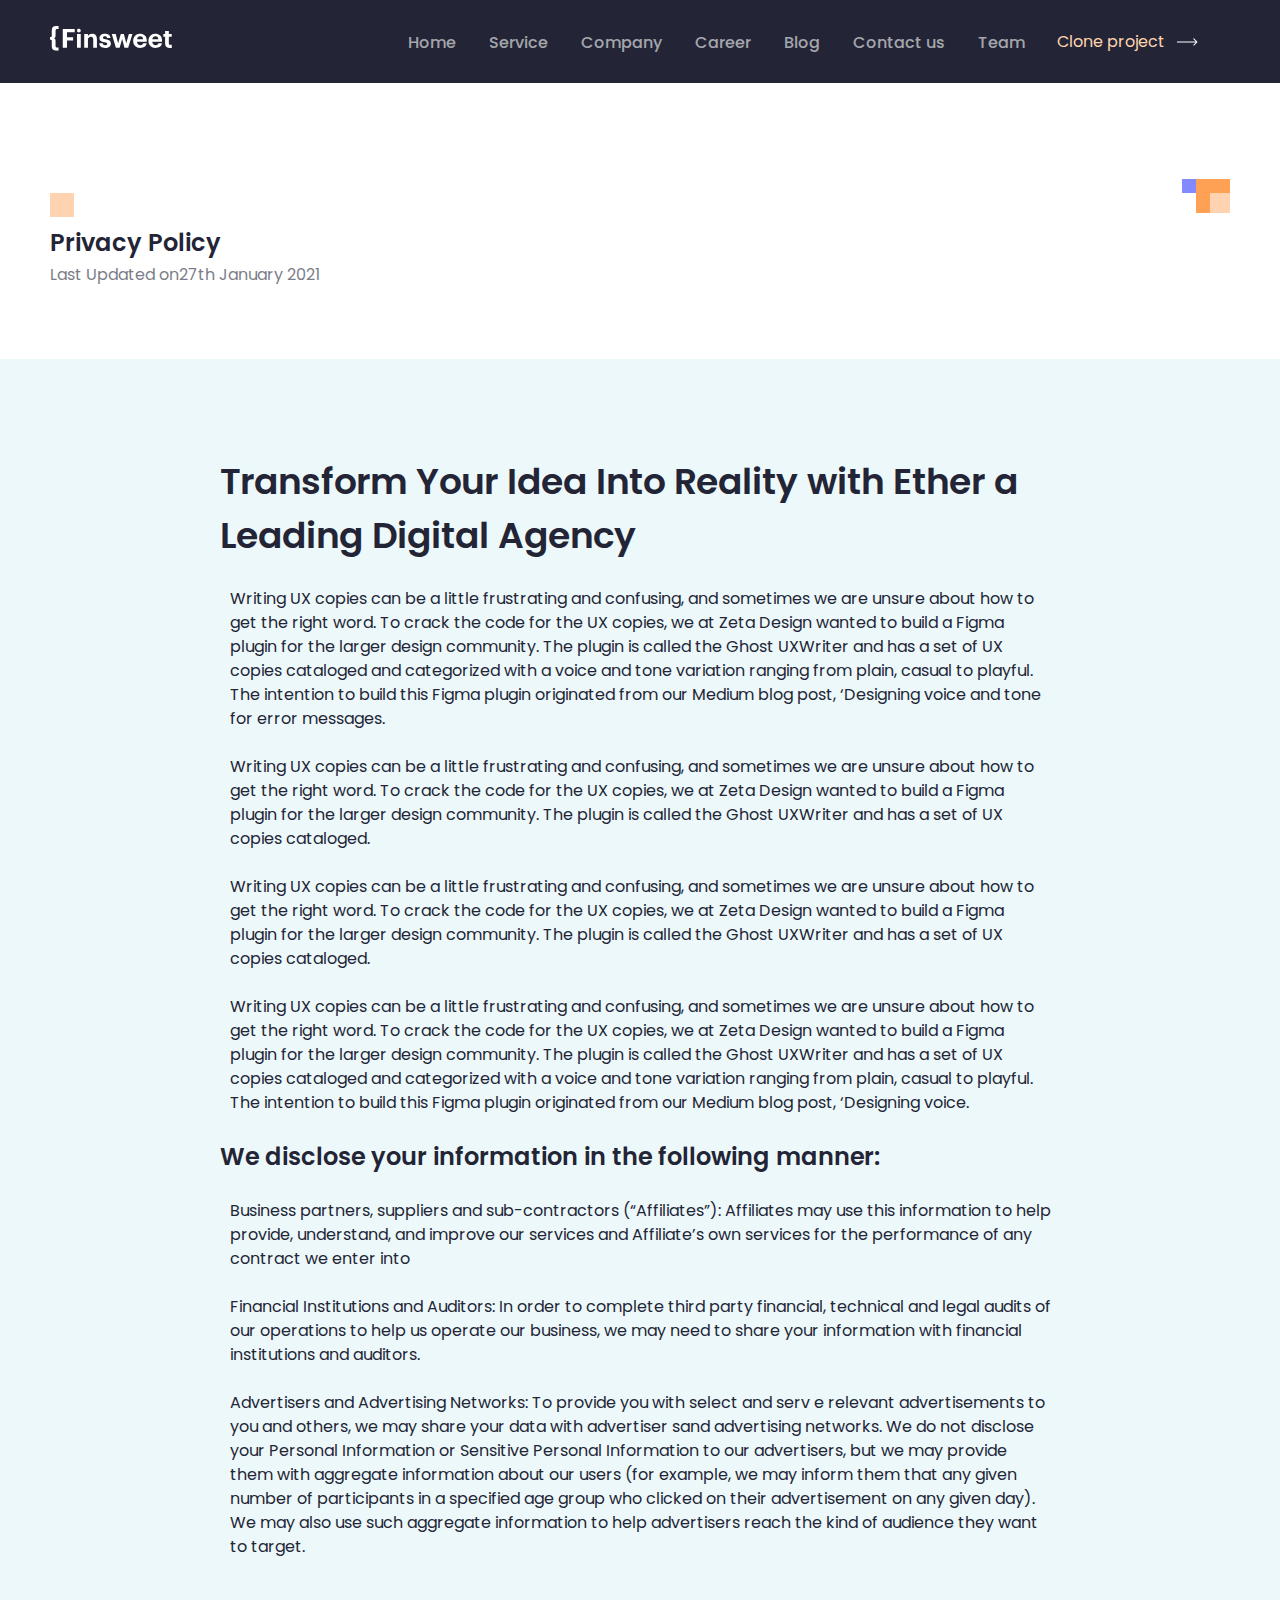
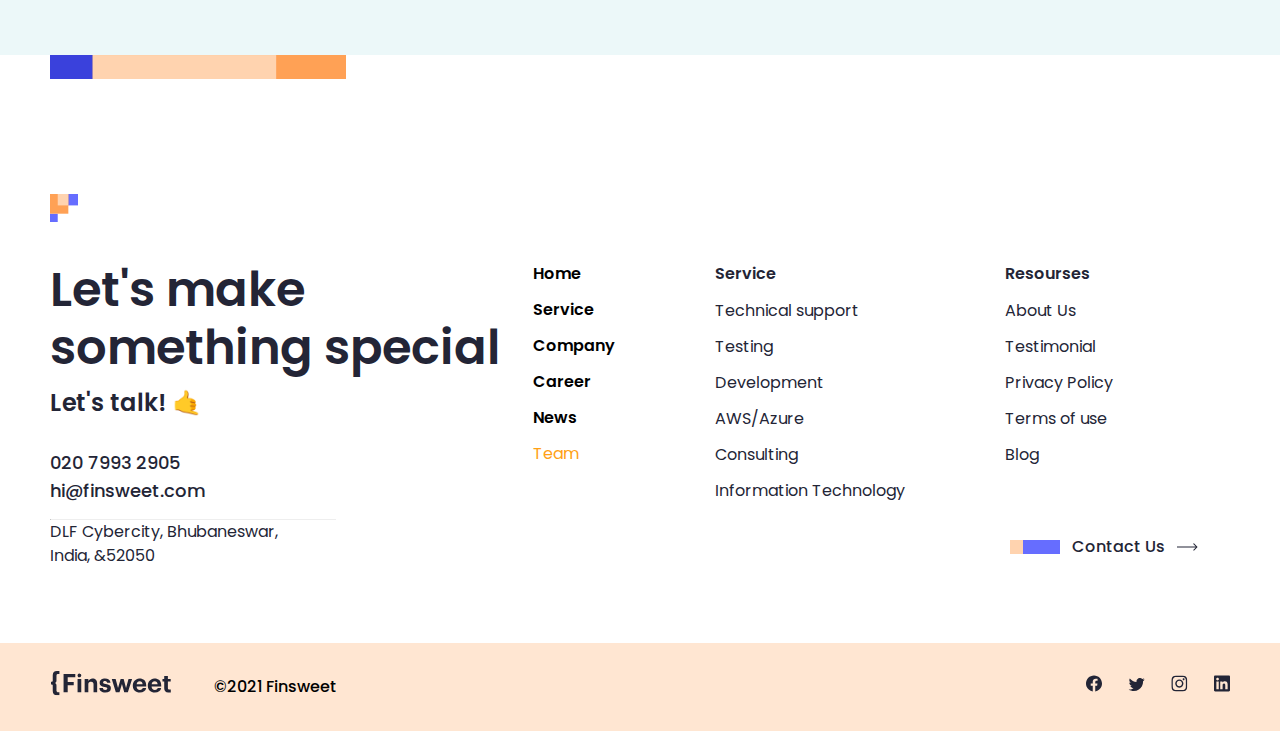
<file: pages/privacy/privacy.html>
<!DOCTYPE html>
<html lang="en">
  <head>
    <meta charset="UTF-8" />
    <meta name="viewport" content="width=device-width, initial-scale=1.0" />
    <title>Finsweet | Privacy</title>
    <link rel="stylesheet" href="./privacy.css" />
  </head>

  <body>
    <!-- HEADER START -->
    <header class="header">
      <div class="header-container container">
        <!-- LOGO -->
        <a class="site-logo" href="">
          <img
            class="site-logo-image"
            src="../../images/white-logo.svg"
            alt="site logo"
            width="122"
            height="25"
          />
        </a>
        <!-- NAV -->
        <nav class="sitenav">
          <ul class="sitenav-list">
            <li class="sitenav-item">
              <a class="sitenav-link" href="../../index.html">Home</a>
            </li>
            <li class="sitenav-item">
              <a class="sitenav-link" href="../service/service.html">Service</a>
            </li>
            <li class="sitenav-item">
              <a class="sitenav-link" href="../company/company.html">Company</a>
            </li>
            <li class="sitenav-item">
              <a class="sitenav-link" href="../career/career.html">Career</a>
            </li>
            <li class="sitenav-item">
              <a class="sitenav-link" href="../blog/blog.html">Blog</a>
            </li>
            <li class="sitenav-item">
              <a class="sitenav-link" href="../contact/contact.html"
                >Contact us</a
              >
            </li>
            <li class="sitenav-item">
              <a class="sitenav-link" href="../team/team.html">Team</a>
            </li>
          </ul>
        </nav>
        <!-- HEADER-BUTTON -->
        <a class="btn header-btn" href="">
          <span>Clone project</span>
          <img src="../../images/arrow.svg" alt="" />
        </a>
      </div>
    </header>
    <!-- HEADER END -->

    <!-- MAIN START -->
    <main class="main">
      <div class="heading container">
        <div class="privacy-shape">
          <img src="../../images/square 2.svg" alt="" />
          <img class="pic" src="../../images/Shape.svg" alt="" />
        </div>
        <h2>Privacy Policy</h2>
        <p class="date">
          Last Updated on <time datetime="2021-1-27">27th January 2021</time>
        </p>
      </div>
      <div class="container text">
        <h3 class="privacy-heading">
          Transform Your Idea Into Reality with Ether a Leading Digital Agency
        </h3>
        <p>
          Writing UX copies can be a little frustrating and confusing, and
          sometimes we are unsure about how to get the right word. To crack the
          code for the UX copies, we at Zeta Design wanted to build a Figma
          plugin for the larger design community. The plugin is called the Ghost
          UXWriter and has a set of UX copies cataloged and categorized with a
          voice and tone variation ranging from plain, casual to playful. The
          intention to build this Figma plugin originated from our Medium blog
          post, ‘Designing voice and tone for error messages.
        </p>

        <p>
          Writing UX copies can be a little frustrating and confusing, and
          sometimes we are unsure about how to get the right word. To crack the
          code for the UX copies, we at Zeta Design wanted to build a Figma
          plugin for the larger design community. The plugin is called the Ghost
          UXWriter and has a set of UX copies cataloged.
        </p>
        <p>
          Writing UX copies can be a little frustrating and confusing, and
          sometimes we are unsure about how to get the right word. To crack the
          code for the UX copies, we at Zeta Design wanted to build a Figma
          plugin for the larger design community. The plugin is called the Ghost
          UXWriter and has a set of UX copies cataloged.
        </p>
        <p>
          Writing UX copies can be a little frustrating and confusing, and
          sometimes we are unsure about how to get the right word. To crack the
          code for the UX copies, we at Zeta Design wanted to build a Figma
          plugin for the larger design community. The plugin is called the Ghost
          UXWriter and has a set of UX copies cataloged and categorized with a
          voice and tone variation ranging from plain, casual to playful. The
          intention to build this Figma plugin originated from our Medium blog
          post, ‘Designing voice.
        </p>

        <h4>We disclose your information in the following manner:</h4>
        <p>
          Business partners, suppliers and sub-contractors (“Affiliates”):
          Affiliates may use this information to help provide, understand, and
          improve our services and Affiliate’s own services for the performance
          of any contract we enter into
        </p>
        <p>
          Financial Institutions and Auditors: In order to complete third party
          financial, technical and legal audits of our operations to help us
          operate our business, we may need to share your information with
          financial institutions and auditors.
        </p>
        <p class="last-paragraph">
          Advertisers and Advertising Networks: To provide you with select and
          serv e relevant advertisements to you and others, we may share your
          data with advertiser sand advertising networks. We do not disclose
          your Personal Information or Sensitive Personal Information to our
          advertisers, but we may provide them with aggregate information about
          our users (for example, we may inform them that any given number of
          participants in a specified age group who clicked on their
          advertisement on any given day). We may also use such aggregate
          information to help advertisers reach the kind of audience they want
          to target.
        </p>
      </div>
      <div class="container">
        <img src="../../images/privacy-text-bg.svg" alt="" />
      </div>
    </main>
    <!-- MAIN END -->

    <!-- FOOTER START -->
    <footer class="footer">
      <!-- FOOTER TOP -->
      <div class="footer-top">
        <div class="footer-top-container container">
          <div class="footer-top-left">
            <img
              class="footer-top-image"
              src="../../images/shape-btn-bg.svg"
              alt=""
            />
            <h2 class="footer-top-title">Let's make something special</h2>
            <h4 class="footer-top-slogan">Let's talk! 🤙</h4>

            <p class="footer-top-mobile">
              <a href="tel:+ 020 7993 2905">020 7993 2905</a>
            </p>

            <p class="footer-top-email">
              <a href="malto:hi@finsweet.com">hi@finsweet.com</a>
            </p>
            <hr class="footer-top-divider" />

            <address class="site-address">
              DLF Cybercity, Bhubaneswar, <br />
              India, &52050
            </address>
          </div>

          <div class="footer-top-right">
            <div class="footer-navs">
              <ul class="main-navs">
                <li><a href="../../index.html">Home</a></li>
                <li><a href="../service/service.html">Service</a></li>
                <li><a href="../company/company.html">Company</a></li>
                <li><a href="../career/career.html">Career</a></li>
                <li><a href="../blog/blog.html">News</a></li>
                <li id="active-footer-link">Team</li>
              </ul>
              <ul class="services-nav">
                <li>Service</li>
                <li><a href="">Technical support</a></li>
                <li><a href="">Testing</a></li>
                <li><a href="">Development</a></li>
                <li><a href="">AWS/Azure</a></li>
                <li><a href="">Consulting</a></li>
                <li><a href="">Information Technology</a></li>
              </ul>
              <ul class="resources-nav">
                <li>Resourses</li>
                <li><a href="">About Us</a></li>
                <li><a href="">Testimonial</a></li>
                <li><a href="../privacy/privacy.html">Privacy Policy</a></li>
                <li><a href="">Terms of use</a></li>
                <li><a href="">Blog</a></li>
              </ul>
            </div>

            <div class="footer-btn-wrapper">
              <a class="btn footer-btn" href="">
                <img src="../../images/Shapes.svg" alt="" />
                <span class="btn-text">Contact Us</span>
                <img src="../../images/black-arrow.svg" alt="" />
              </a>
            </div>
          </div>
        </div>
      </div>
      <!-- FOOTER BOTTOM -->
      <div class="footer-bottom">
        <div class="footer-bottom-container container">
          <a class="site-logo" href="../../index.html">
            <img
              class="site-logo-image"
              src="../../images/black-logo.svg"
              alt="site logo"
              width="122"
              height="25"
            />
          </a>

          <span class="footer-copyright">&copy;2021 Finsweet</span>
          <ul class="footer-socials">
            <li class="footer-social-item">
              <a class="footer-social-link" href="">
                <svg
                  class="social-icons"
                  width="16"
                  height="17"
                  viewBox="0 0 16 17"
                  fill="none"
                  xmlns="http://www.w3.org/2000/svg"
                >
                  <path
                    d="M16 8.52246C16 4.10418 12.4183 0.522461 8 0.522461C3.58172 0.522461 0 4.10418 0 8.52246C0 12.5154 2.92547 15.8251 6.75 16.4253V10.835H4.71875V8.52246H6.75V6.75996C6.75 4.75496 7.94438 3.64746 9.77172 3.64746C10.6467 3.64746 11.5625 3.80371 11.5625 3.80371V5.77246H10.5538C9.56 5.77246 9.25 6.38918 9.25 7.02246V8.52246H11.4688L11.1141 10.835H9.25V16.4253C13.0745 15.8251 16 12.5154 16 8.52246Z"
                    fill="#232536"
                  />
                </svg>
              </a>
            </li>

            <li class="footer-social-item">
              <a class="footer-social-link" href="">
                <svg
                  class="social-icons"
                  width="17"
                  height="14"
                  viewBox="0 0 17 14"
                  fill="none"
                  xmlns="http://www.w3.org/2000/svg"
                >
                  <path
                    d="M5.69994 13.0225C11.7362 13.0225 15.0387 8.02026 15.0387 3.6837C15.0387 3.54308 15.0356 3.39933 15.0293 3.2587C15.6718 2.7941 16.2262 2.21863 16.6665 1.55933C16.0682 1.82553 15.4329 1.99938 14.7824 2.07495C15.4674 1.6644 15.9802 1.01944 16.2259 0.259639C15.5815 0.641499 14.8769 0.910869 14.1421 1.0562C13.6471 0.530168 12.9925 0.181872 12.2796 0.0651616C11.5668 -0.0515486 10.8353 0.0698279 10.1983 0.410525C9.56137 0.751223 9.05437 1.29226 8.75574 1.95C8.4571 2.60774 8.38346 3.34554 8.54619 4.04933C7.2415 3.98385 5.96513 3.64493 4.79983 3.05453C3.63452 2.46412 2.6063 1.63542 1.78182 0.622139C1.36277 1.34462 1.23454 2.19956 1.42319 3.01319C1.61184 3.82682 2.10321 4.53809 2.79744 5.00245C2.27626 4.9859 1.76649 4.84558 1.31025 4.59308V4.6337C1.30979 5.39189 1.5719 6.12685 2.05204 6.71364C2.53219 7.30043 3.20072 7.70284 3.944 7.85245C3.46121 7.98455 2.95449 8.00379 2.46307 7.9087C2.67281 8.56075 3.08089 9.13105 3.63035 9.54002C4.17982 9.94898 4.84325 10.1762 5.52807 10.19C4.36545 11.1032 2.92929 11.5985 1.45088 11.5962C1.1887 11.5958 0.92677 11.5797 0.666504 11.5481C2.16841 12.5116 3.91552 13.0234 5.69994 13.0225Z"
                    fill="#232536"
                  />
                </svg>
              </a>
            </li>

            <li class="footer-social-item">
              <a class="footer-social-link" href="">
                <svg
                  class="social-icons"
                  width="17"
                  height="17"
                  viewBox="0 0 17 17"
                  fill="none"
                  xmlns="http://www.w3.org/2000/svg"
                >
                  <g clip-path="url(#clip0_1_1764)">
                    <path
                      d="M8.3335 1.96309C10.471 1.96309 10.7241 1.97246 11.5647 2.00996C12.346 2.04434 12.7679 2.17559 13.0491 2.28496C13.421 2.42871 13.6897 2.60371 13.9679 2.88184C14.2491 3.16309 14.421 3.42871 14.5647 3.80059C14.6741 4.08184 14.8054 4.50684 14.8397 5.28496C14.8772 6.12871 14.8866 6.38184 14.8866 8.51621C14.8866 10.6537 14.8772 10.9068 14.8397 11.7475C14.8054 12.5287 14.6741 12.9506 14.5647 13.2318C14.421 13.6037 14.246 13.8725 13.9679 14.1506C13.6866 14.4318 13.421 14.6037 13.0491 14.7475C12.7679 14.8568 12.3429 14.9881 11.5647 15.0225C10.721 15.06 10.4679 15.0693 8.3335 15.0693C6.196 15.0693 5.94287 15.06 5.10225 15.0225C4.321 14.9881 3.89912 14.8568 3.61787 14.7475C3.246 14.6037 2.97725 14.4287 2.69912 14.1506C2.41787 13.8693 2.246 13.6037 2.10225 13.2318C1.99287 12.9506 1.86162 12.5256 1.82725 11.7475C1.78975 10.9037 1.78037 10.6506 1.78037 8.51621C1.78037 6.37871 1.78975 6.12559 1.82725 5.28496C1.86162 4.50371 1.99287 4.08184 2.10225 3.80059C2.246 3.42871 2.421 3.15996 2.69912 2.88184C2.98037 2.60059 3.246 2.42871 3.61787 2.28496C3.89912 2.17559 4.32412 2.04434 5.10225 2.00996C5.94287 1.97246 6.196 1.96309 8.3335 1.96309ZM8.3335 0.522461C6.16162 0.522461 5.88975 0.531836 5.03662 0.569336C4.18662 0.606836 3.60225 0.744336 3.096 0.941211C2.56787 1.14746 2.121 1.41934 1.67725 1.86621C1.23037 2.30996 0.958496 2.75684 0.752246 3.28184C0.555371 3.79121 0.417871 4.37246 0.380371 5.22246C0.342871 6.07871 0.333496 6.35059 0.333496 8.52246C0.333496 10.6943 0.342871 10.9662 0.380371 11.8193C0.417871 12.6693 0.555371 13.2537 0.752246 13.76C0.958496 14.2881 1.23037 14.735 1.67725 15.1787C2.121 15.6225 2.56787 15.8975 3.09287 16.1006C3.60225 16.2975 4.1835 16.435 5.0335 16.4725C5.88662 16.51 6.1585 16.5193 8.33037 16.5193C10.5022 16.5193 10.7741 16.51 11.6272 16.4725C12.4772 16.435 13.0616 16.2975 13.5679 16.1006C14.0929 15.8975 14.5397 15.6225 14.9835 15.1787C15.4272 14.735 15.7022 14.2881 15.9054 13.7631C16.1022 13.2537 16.2397 12.6725 16.2772 11.8225C16.3147 10.9693 16.3241 10.6975 16.3241 8.52559C16.3241 6.35371 16.3147 6.08184 16.2772 5.22871C16.2397 4.37871 16.1022 3.79434 15.9054 3.28809C15.7085 2.75684 15.4366 2.30996 14.9897 1.86621C14.546 1.42246 14.0991 1.14746 13.5741 0.944336C13.0647 0.747461 12.4835 0.609961 11.6335 0.572461C10.7772 0.531836 10.5054 0.522461 8.3335 0.522461Z"
                      fill="#232536"
                    />
                    <path
                      d="M8.3335 4.41309C6.06475 4.41309 4.22412 6.25371 4.22412 8.52246C4.22412 10.7912 6.06475 12.6318 8.3335 12.6318C10.6022 12.6318 12.4429 10.7912 12.4429 8.52246C12.4429 6.25371 10.6022 4.41309 8.3335 4.41309ZM8.3335 11.1881C6.86162 11.1881 5.66787 9.99434 5.66787 8.52246C5.66787 7.05059 6.86162 5.85684 8.3335 5.85684C9.80537 5.85684 10.9991 7.05059 10.9991 8.52246C10.9991 9.99434 9.80537 11.1881 8.3335 11.1881Z"
                      fill="#232536"
                    />
                    <path
                      d="M13.5647 4.25064C13.5647 4.78189 13.1335 5.21001 12.6054 5.21001C12.0741 5.21001 11.646 4.77876 11.646 4.25064C11.646 3.71939 12.0772 3.29126 12.6054 3.29126C13.1335 3.29126 13.5647 3.72251 13.5647 4.25064Z"
                      fill="#232536"
                    />
                  </g>
                  <defs>
                    <clipPath id="clip0_1_1764">
                      <rect
                        width="16"
                        height="16"
                        fill="white"
                        transform="translate(0.333496 0.522461)"
                      />
                    </clipPath>
                  </defs>
                </svg>
              </a>
            </li>

            <li class="footer-social-item">
              <a class="footer-social-link" href="">
                <svg
                  class="social-icons"
                  width="16"
                  height="17"
                  viewBox="0 0 16 17"
                  fill="none"
                  xmlns="http://www.w3.org/2000/svg"
                >
                  <path
                    d="M14.8156 0.522461H1.18125C0.528125 0.522461 0 1.03809 0 1.67559V15.3662C0 16.0037 0.528125 16.5225 1.18125 16.5225H14.8156C15.4688 16.5225 16 16.0037 16 15.3693V1.67559C16 1.03809 15.4688 0.522461 14.8156 0.522461ZM4.74687 14.1568H2.37188V6.51934H4.74687V14.1568ZM3.55938 5.47871C2.79688 5.47871 2.18125 4.86309 2.18125 4.10371C2.18125 3.34434 2.79688 2.72871 3.55938 2.72871C4.31875 2.72871 4.93437 3.34434 4.93437 4.10371C4.93437 4.85996 4.31875 5.47871 3.55938 5.47871ZM13.6344 14.1568H11.2625V10.4443C11.2625 9.55996 11.2469 8.41934 10.0281 8.41934C8.79375 8.41934 8.60625 9.38496 8.60625 10.3818V14.1568H6.2375V6.51934H8.5125V7.56309H8.54375C8.85938 6.96309 9.63438 6.32871 10.7875 6.32871C13.1906 6.32871 13.6344 7.90996 13.6344 9.96621V14.1568Z"
                    fill="#232536"
                  />
                </svg>
              </a>
            </li>
          </ul>
        </div>
      </div>
    </footer>
    <!-- FOOTER END -->
  </body>
</html>
</file>
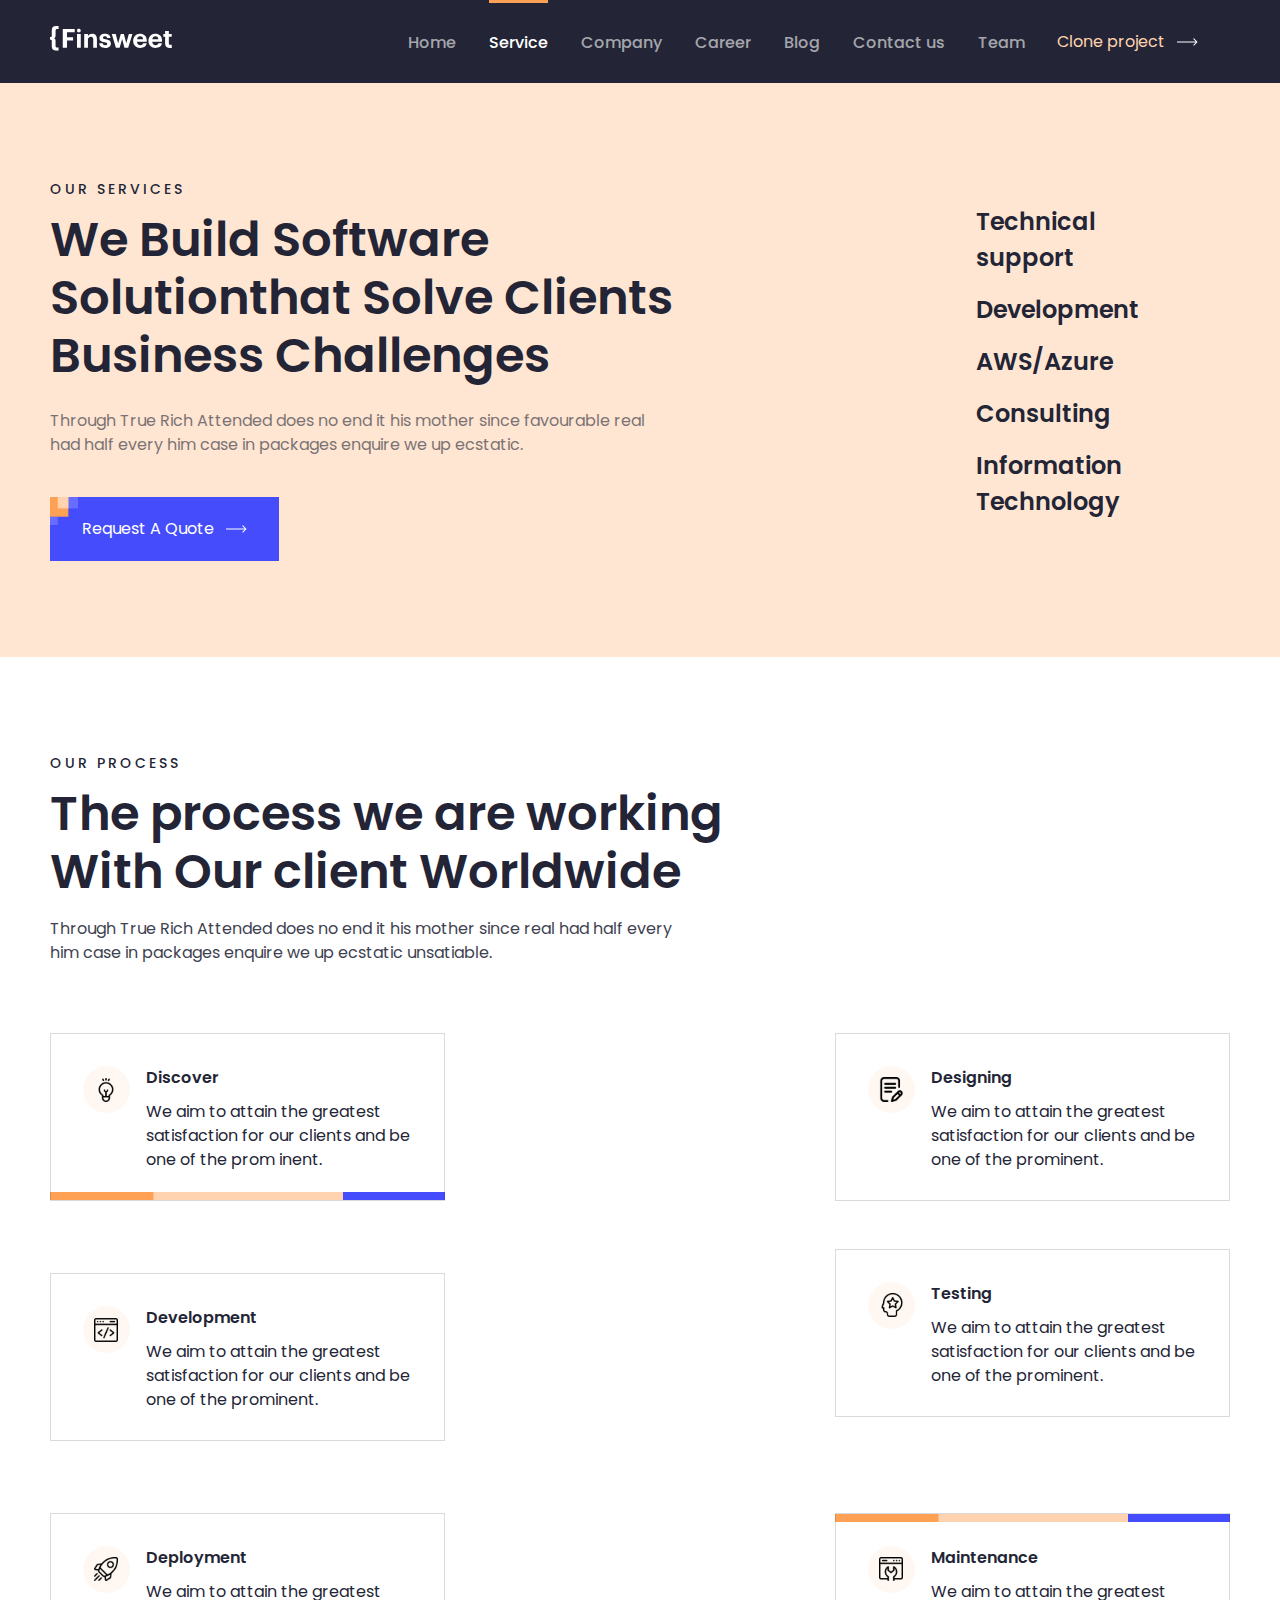
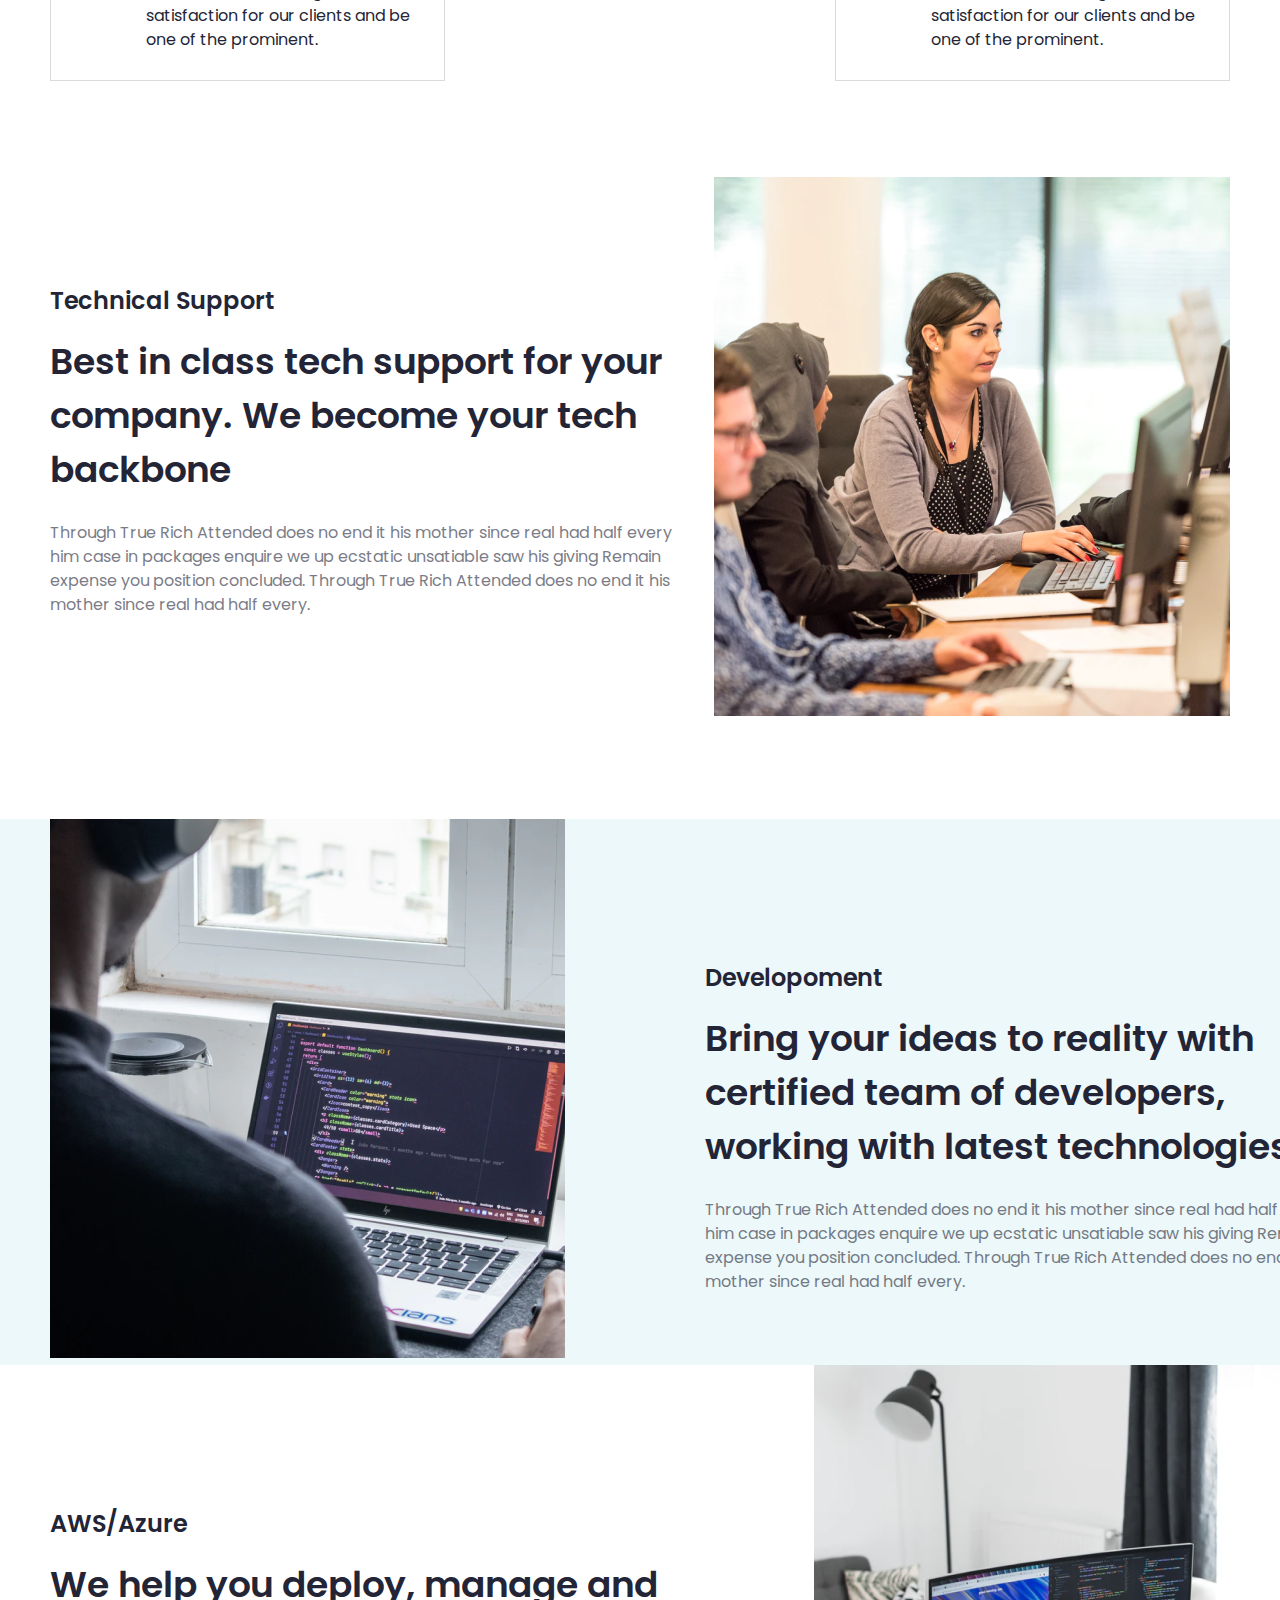
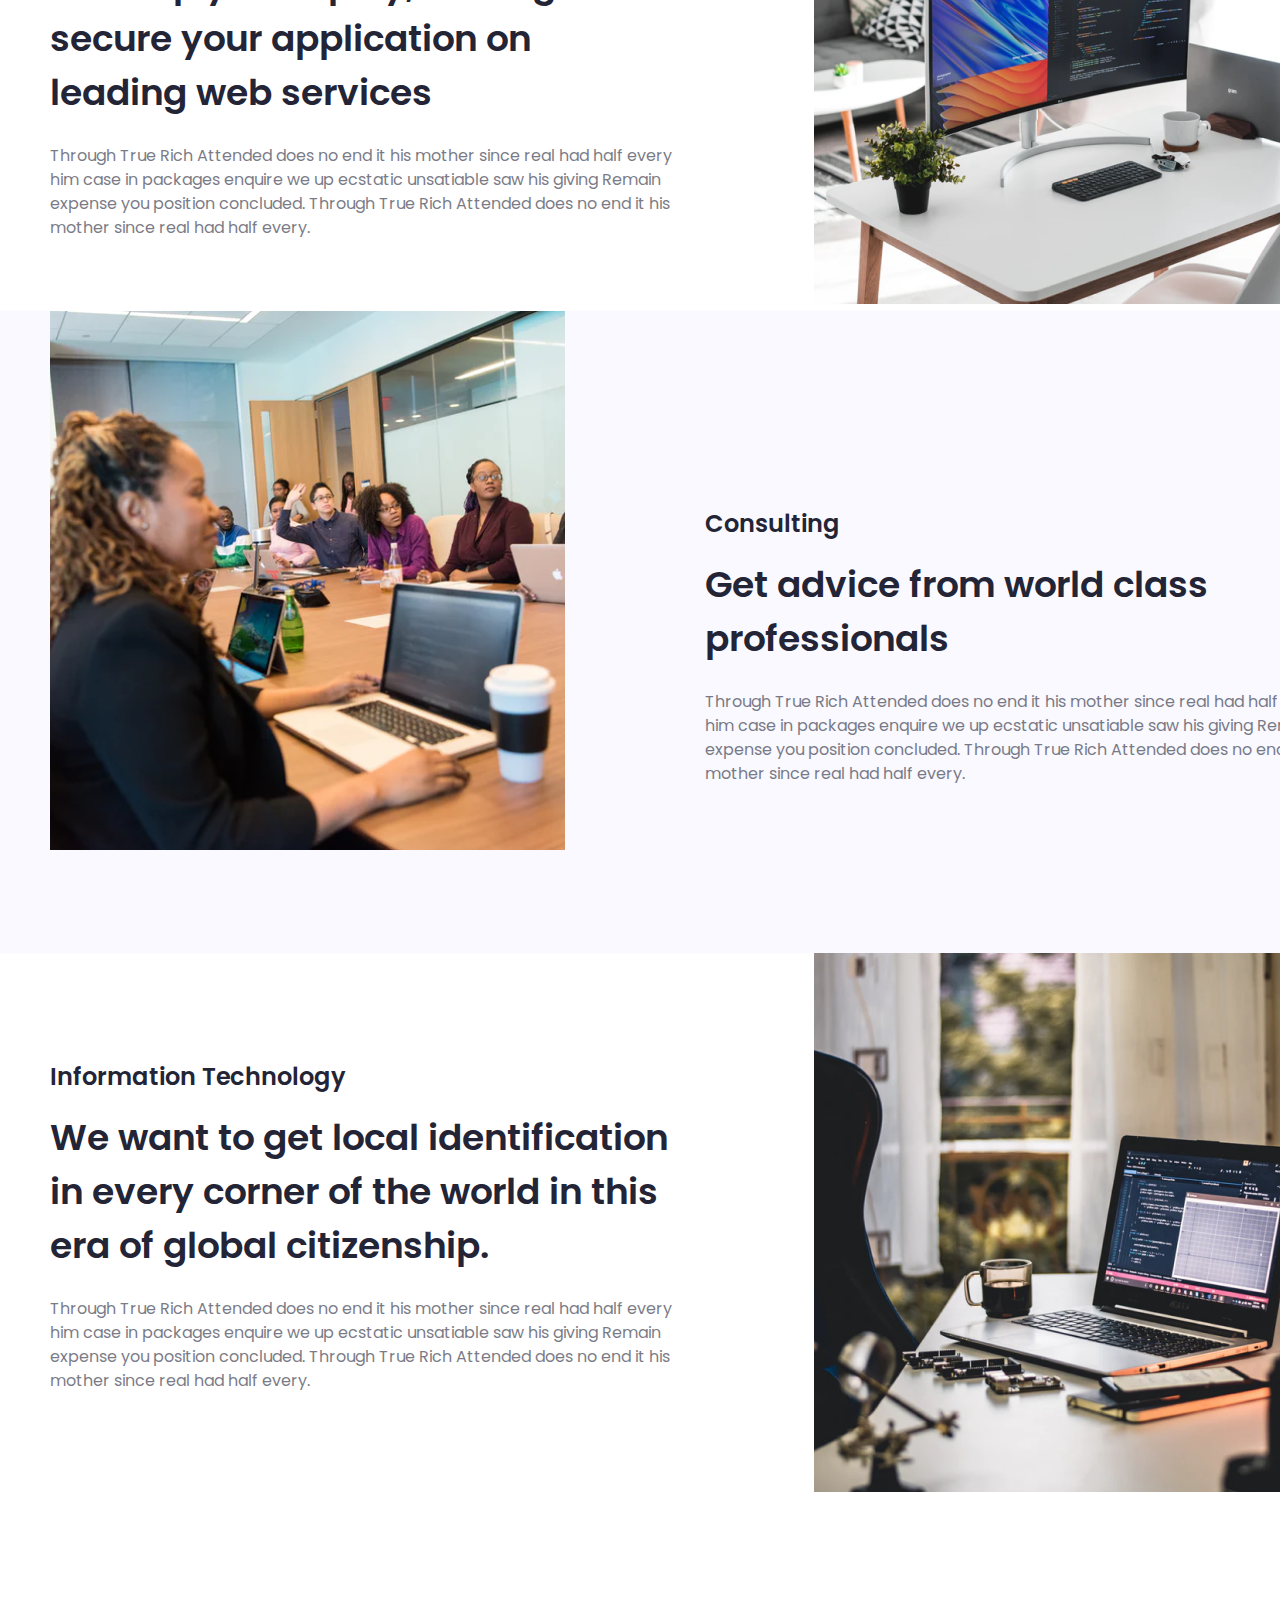
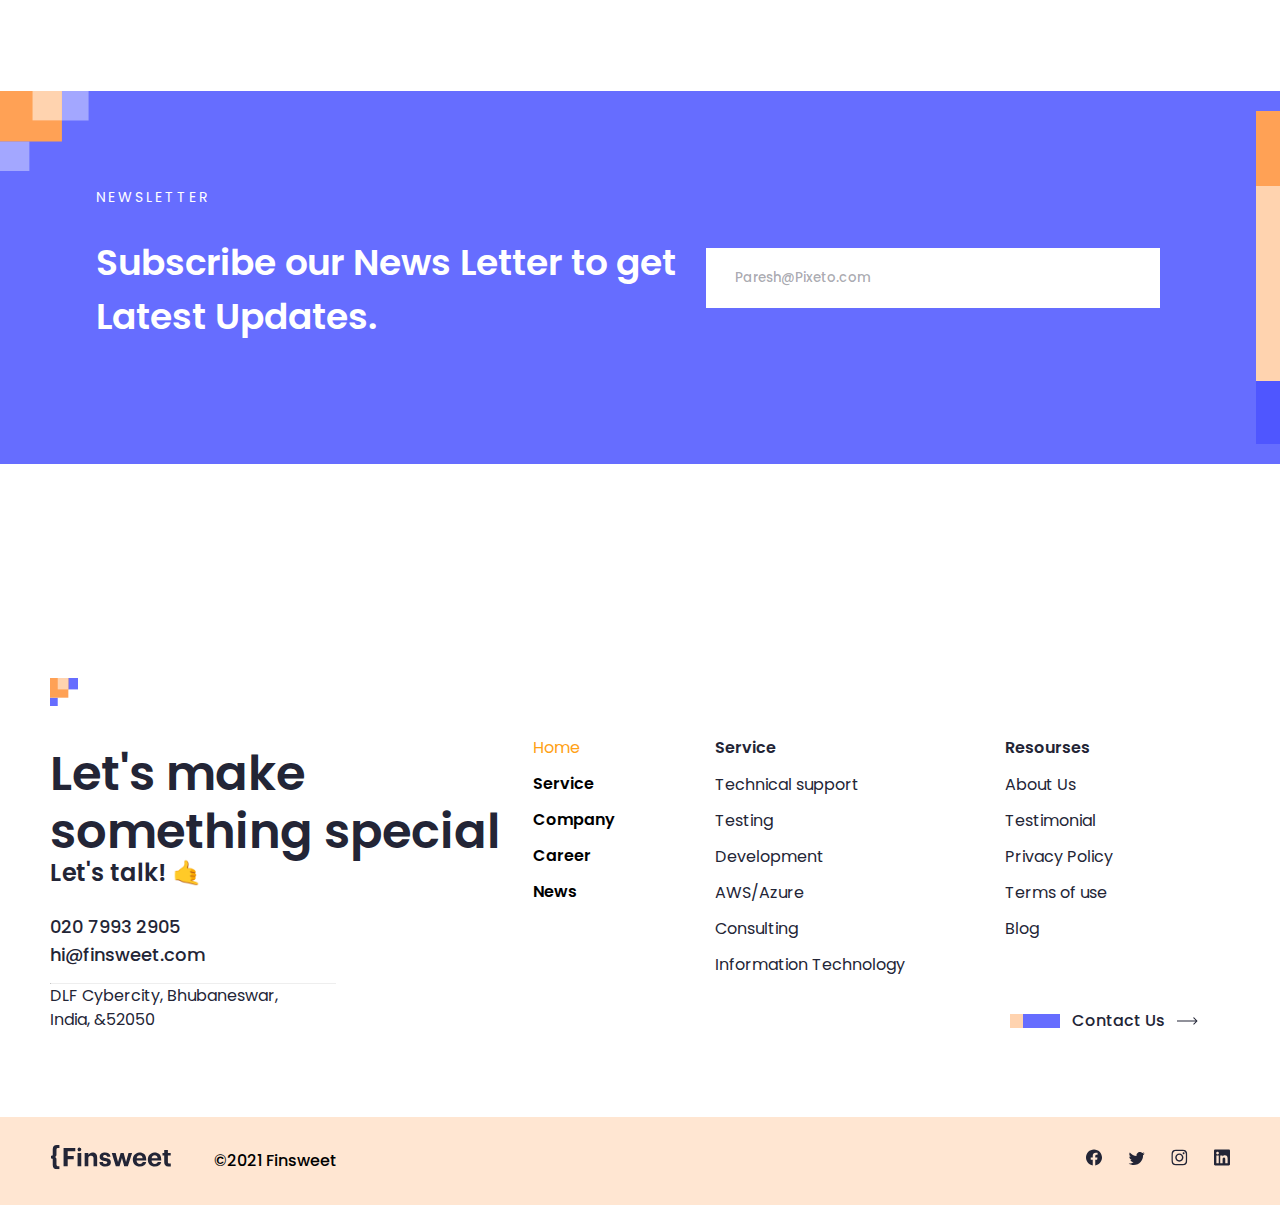
<file: pages/service/service.html>
<!DOCTYPE html>
<html lang="en">
  <head>
    <meta charset="UTF-8" />
    <meta name="viewport" content="width=device-width, initial-scale=1.0" />
    <title>Finsweet | Service</title>
    <link rel="stylesheet" href="./service.css" />
  </head>

  <body>
    <!-- HEADER START -->
    <header class="header">
      <div class="header-container container">
        <!-- LOGO -->
        <a class="site-logo" href="">
          <img
            class="site-logo-image"
            src="../../images/white-logo.svg"
            alt="site logo"
            width="122"
            height="25"
          />
        </a>
        <!-- NAV -->
        <nav class="sitenav">
          <ul class="sitenav-list">
            <li class="sitenav-item">
              <a class="sitenav-link" href="../../index.html">Home</a>
            </li>
            <li class="sitenav-item">
              <a id="active" class="sitenav-link" href="../service/service.html"
                >Service</a
              >
            </li>
            <li class="sitenav-item">
              <a class="sitenav-link" href="../company/company.html">Company</a>
            </li>
            <li class="sitenav-item">
              <a class="sitenav-link" href="../career/career.html">Career</a>
            </li>
            <li class="sitenav-item">
              <a class="sitenav-link" href="../blog/blog.html">Blog</a>
            </li>
            <li class="sitenav-item">
              <a class="sitenav-link" href="../contact/contact.html"
                >Contact us</a
              >
            </li>

            <li class="sitenav-item">
              <a class="sitenav-link" href="../team/team.html">Team</a>
            </li>
          </ul>
        </nav>
        <!-- HEADER-BUTTON -->
        <a class="btn header-btn" href="">
          <span>Clone project</span>
          <img src="../../images/arrow.svg" alt="" />
        </a>
      </div>
    </header>
    <!-- HEADER END -->

    <!-- MAIN START -->
    <main class="main">
      <section class="first-services-section">
        <div class="container service-container">
          <div class="service-first-left">
            <p class="our-services">OUR SERVICES</p>

            <h2 class="service-main-heading">
              We Build Software Solutionthat Solve Clients Business Challenges
            </h2>

            <p class="service-heading-text">
              Through True Rich Attended does no end it his mother since
              favourable real had half every him case in packages enquire we up
              ecstatic.
            </p>

            <a class="btn-primary btn service-heading-btn" href=""
              >Request A Quote <img src="../../images/arrow.svg" alt=""
            /></a>
          </div>

          <div class="service-first-right">
            <div class="container service-list-container">
              <ul class="service-list">
                <li class="service-list-item">Technical support</li>
                <li class="service-list-item">Development</li>
                <li class="service-list-item">AWS/Azure</li>
                <li class="service-list-item">Consulting</li>
                <li class="service-list-item">Information Technology</li>
              </ul>
            </div>
          </div>
        </div>
      </section>

      <section class="process-section">
        <div class="process-top container">
          <h4 class="our-services">OUR PROCESS</h4>
          <h2 class="h2-heading service-heading">
            The process we are working With Our client Worldwide
          </h2>
          <p class="section-heading-text">
            Through True Rich Attended does no end it his mother since real had
            half every him case in packages enquire we up ecstatic unsatiable.
          </p>
        </div>

        <div class="process-divs container">
          <div class="process first-step">
            <div class="process-img">
              <img src="../../images/discover.svg" alt="" />
            </div>

            <div>
              <h6 class="process-heading">Discover</h6>
              <p class="process-text">
                We aim to attain the greatest satisfaction for our clients and
                be one of the prom inent.
              </p>
            </div>
          </div>
          <div class="process">
            <div class="process-img">
              <img src="../../images/designing.svg" alt="" />
            </div>
            <div>
              <h6 class="process-heading">Designing</h6>
              <p class="process-text">
                We aim to attain the greatest satisfaction for our clients and
                be one of the prominent.
              </p>
            </div>
          </div>
          <div class="process">
            <div class="process-img">
              <img src="../../images/development.svg" alt="" />
            </div>
            <div>
              <h6 class="process-heading">Development</h6>
              <p class="process-text">
                We aim to attain the greatest satisfaction for our clients and
                be one of the prominent.
              </p>
            </div>
          </div>
          <div class="under-divs process">
            <div class="process-img">
              <img src="../../images/testing.svg" alt="" />
            </div>
            <div>
              <h6 class="process-heading">Testing</h6>
              <p class="process-text">
                We aim to attain the greatest satisfaction for our clients and
                be one of the prominent.
              </p>
            </div>
          </div>
          <div class="under-divs process">
            <div class="process-img">
              <img src="../../images/deployment.svg" alt="" />
            </div>
            <div>
              <h6 class="process-heading">Deployment</h6>
              <p class="process-text">
                We aim to attain the greatest satisfaction for our clients and
                be one of the prominent.
              </p>
            </div>
          </div>
          <div class="under-divs process last-step">
            <div class="process-img">
              <img src="../../images/maintenance.svg" alt="" />
            </div>
            <div>
              <h6 class="process-heading">Maintenance</h6>
              <p class="process-text">
                We aim to attain the greatest satisfaction for our clients and
                be one of the prominent.
              </p>
              <!-- <img src="../../images/process-bg.svg" alt="" /> -->
            </div>
          </div>
        </div>
      </section>

      <section class="tech-sup-section">
        <div class="container tech-sup-container">
          <div class="tech-sup-left">
            <p class="tech-sup">Technical Support</p>

            <h3 class="tech-sup-heading">
              Best in class tech support for your company. We become your tech
              backbone
            </h3>

            <p class="under-heading-text">
              Through True Rich Attended does no end it his mother since real
              had half every him case in packages enquire we up ecstatic
              unsatiable saw his giving Remain expense you position concluded.
              Through True Rich Attended does no end it his mother since real
              had half every.
            </p>
          </div>

          <div class="tech-sup-right">
            <img src="../../images/tech-sup.png" alt="" />
          </div>
        </div>
      </section>

      <section class="development-section">
        <div class="container dev-container">
          <div class="dev-left">
            <img src="../../images/tech-sup-second-pic.png" alt="" />
          </div>

          <div class="dev-right">
            <p class="development">Developoment</p>

            <h3 class="dev-heading">
              Bring your ideas to reality with certified team of developers,
              working with latest technologies
            </h3>

            <p class="under-heading-text">
              Through True Rich Attended does no end it his mother since real
              had half every him case in packages enquire we up ecstatic
              unsatiable saw his giving Remain expense you position concluded.
              Through True Rich Attended does no end it his mother since real
              had half every.
            </p>
          </div>
        </div>
      </section>

      <section class="section-aws">
        <div class="container aws-container">
          <div class="aws-left">
            <p class="aws">AWS/Azure</p>
            <h3>
              We help you deploy, manage and secure your application on leading
              web services
            </h3>

            <p class="under-heading-text">
              Through True Rich Attended does no end it his mother since real
              had half every him case in packages enquire we up ecstatic
              unsatiable saw his giving Remain expense you position concluded.
              Through True Rich Attended does no end it his mother since real
              had half every.
            </p>
          </div>

          <div class="aws-right">
            <img src="../../images/AWS.png" alt="" />
          </div>
        </div>
      </section>

      <section class="consulting-section">
        <div class="container consulting-container">
          <div class="consulting-left">
            <img src="../../images/consulting-img.png" alt="" />
          </div>

          <div class="consulting-right">
            <p class="consulting">Consulting</p>

            <h3 class="consult-heading">
              Get advice from world class professionals
            </h3>

            <p class="under-heading-text">
              Through True Rich Attended does no end it his mother since real
              had half every him case in packages enquire we up ecstatic
              unsatiable saw his giving Remain expense you position concluded.
              Through True Rich Attended does no end it his mother since real
              had half every.
            </p>
          </div>
        </div>
      </section>

      <section class="info-tech-section">
        <div class="container info-tech-container">
          <div class="info-tech-left">
            <p class="info-tech">Information Technology</p>

            <h3 class="info-tech-heading">
              We want to get local identification in every corner of the world
              in this era of global citizenship.
            </h3>

            <p class="under-heading-text">
              Through True Rich Attended does no end it his mother since real
              had half every him case in packages enquire we up ecstatic
              unsatiable saw his giving Remain expense you position concluded.
              Through True Rich Attended does no end it his mother since real
              had half every.
            </p>
          </div>

          <div class="info-tech-right">
            <img src="../../images/info-tech-img.png" alt="" />
          </div>
        </div>
      </section>

      <section class="cta">
        <div class="cta-container container">
          <div class="cta-left">
            <p class="cta-subtitle">NEWSLETTER</p>
            <h3 class="cta-title">
              Subscribe our News Letter to get Latest Updates.
            </h3>
          </div>
          <div class="cta-right">
            <form class="cta-form">
              <input
                type="email"
                class="cta-input"
                placeholder="Paresh@Pixeto.com"
              />
            </form>
          </div>
        </div>
      </section>
    </main>
    <!-- MAIN END -->

    <!-- FOOTER START -->
    <footer class="footer">
      <!-- FOOTER TOP -->
      <div class="footer-top">
        <div class="footer-top-container container">
          <div class="footer-top-left">
            <img
              class="footer-top-image"
              src="../../images/shape-btn-bg.svg"
              alt=""
            />
            <h2 class="footer-top-title">Let's make something special</h2>
            <h4 class="footer-top-slogan">Let's talk! 🤙</h4>

            <p class="footer-top-mobile">
              <a href="tel:+ 020 7993 2905">020 7993 2905</a>
            </p>

            <p class="footer-top-email">
              <a href="malto:hi@finsweet.com">hi@finsweet.com</a>
            </p>
            <hr class="footer-top-divider" />

            <address class="site-address">
              DLF Cybercity, Bhubaneswar, <br />
              India, &52050
            </address>
          </div>

          <div class="footer-top-right">
            <div class="footer-navs">
              <ul class="main-navs">
                <li id="active-footer-link">Home</li>
                <li><a href="#">Service</a></li>
                <li><a href="../company/company.html">Company</a></li>
                <li><a href="../career/career.html">Career</a></li>
                <li><a href="../blog/blog-inner/blog-inner.html">News</a></li>
              </ul>
              <ul class="services-nav">
                <li>Service</li>
                <li><a href="">Technical support</a></li>
                <li><a href="">Testing</a></li>
                <li><a href="">Development</a></li>
                <li><a href="">AWS/Azure</a></li>
                <li><a href="">Consulting</a></li>
                <li><a href="">Information Technology</a></li>
              </ul>
              <ul class="resources-nav">
                <li>Resourses</li>
                <li><a href="">About Us</a></li>
                <li><a href="">Testimonial</a></li>
                <li><a href="../privacy/privacy.html">Privacy Policy</a></li>
                <li><a href="">Terms of use</a></li>
                <li><a href="../blog/blog.html">Blog</a></li>
              </ul>
            </div>

            <div class="footer-btn-wrapper">
              <a class="btn footer-btn" href="">
                <img src="../../images/Shapes.svg" alt="" />
                <span class="btn-text">Contact Us</span>
                <img src="../../images/black-arrow.svg" alt="" />
              </a>
            </div>
          </div>
        </div>
      </div>
      <!-- FOOTER BOTTOM -->
      <div class="footer-bottom">
        <div class="footer-bottom-container container">
          <a class="site-logo" href="../../index.html">
            <img
              class="site-logo-image"
              src="../../images/black-logo.svg"
              alt="site logo"
              width="122"
              height="25"
            />
          </a>

          <span class="footer-copyright">&copy;2021 Finsweet</span>
          <ul class="footer-socials">
            <li class="footer-social-item">
              <a class="footer-social-link" href="">
                <svg
                  class="social-icons"
                  width="16"
                  height="17"
                  viewBox="0 0 16 17"
                  fill="none"
                  xmlns="http://www.w3.org/2000/svg"
                >
                  <path
                    d="M16 8.52246C16 4.10418 12.4183 0.522461 8 0.522461C3.58172 0.522461 0 4.10418 0 8.52246C0 12.5154 2.92547 15.8251 6.75 16.4253V10.835H4.71875V8.52246H6.75V6.75996C6.75 4.75496 7.94438 3.64746 9.77172 3.64746C10.6467 3.64746 11.5625 3.80371 11.5625 3.80371V5.77246H10.5538C9.56 5.77246 9.25 6.38918 9.25 7.02246V8.52246H11.4688L11.1141 10.835H9.25V16.4253C13.0745 15.8251 16 12.5154 16 8.52246Z"
                    fill="#232536"
                  />
                </svg>
              </a>
            </li>

            <li class="footer-social-item">
              <a class="footer-social-link" href="">
                <svg
                  class="social-icons"
                  width="17"
                  height="14"
                  viewBox="0 0 17 14"
                  fill="none"
                  xmlns="http://www.w3.org/2000/svg"
                >
                  <path
                    d="M5.69994 13.0225C11.7362 13.0225 15.0387 8.02026 15.0387 3.6837C15.0387 3.54308 15.0356 3.39933 15.0293 3.2587C15.6718 2.7941 16.2262 2.21863 16.6665 1.55933C16.0682 1.82553 15.4329 1.99938 14.7824 2.07495C15.4674 1.6644 15.9802 1.01944 16.2259 0.259639C15.5815 0.641499 14.8769 0.910869 14.1421 1.0562C13.6471 0.530168 12.9925 0.181872 12.2796 0.0651616C11.5668 -0.0515486 10.8353 0.0698279 10.1983 0.410525C9.56137 0.751223 9.05437 1.29226 8.75574 1.95C8.4571 2.60774 8.38346 3.34554 8.54619 4.04933C7.2415 3.98385 5.96513 3.64493 4.79983 3.05453C3.63452 2.46412 2.6063 1.63542 1.78182 0.622139C1.36277 1.34462 1.23454 2.19956 1.42319 3.01319C1.61184 3.82682 2.10321 4.53809 2.79744 5.00245C2.27626 4.9859 1.76649 4.84558 1.31025 4.59308V4.6337C1.30979 5.39189 1.5719 6.12685 2.05204 6.71364C2.53219 7.30043 3.20072 7.70284 3.944 7.85245C3.46121 7.98455 2.95449 8.00379 2.46307 7.9087C2.67281 8.56075 3.08089 9.13105 3.63035 9.54002C4.17982 9.94898 4.84325 10.1762 5.52807 10.19C4.36545 11.1032 2.92929 11.5985 1.45088 11.5962C1.1887 11.5958 0.92677 11.5797 0.666504 11.5481C2.16841 12.5116 3.91552 13.0234 5.69994 13.0225Z"
                    fill="#232536"
                  />
                </svg>
              </a>
            </li>

            <li class="footer-social-item">
              <a class="footer-social-link" href="">
                <svg
                  class="social-icons"
                  width="17"
                  height="17"
                  viewBox="0 0 17 17"
                  fill="none"
                  xmlns="http://www.w3.org/2000/svg"
                >
                  <g clip-path="url(#clip0_1_1764)">
                    <path
                      d="M8.3335 1.96309C10.471 1.96309 10.7241 1.97246 11.5647 2.00996C12.346 2.04434 12.7679 2.17559 13.0491 2.28496C13.421 2.42871 13.6897 2.60371 13.9679 2.88184C14.2491 3.16309 14.421 3.42871 14.5647 3.80059C14.6741 4.08184 14.8054 4.50684 14.8397 5.28496C14.8772 6.12871 14.8866 6.38184 14.8866 8.51621C14.8866 10.6537 14.8772 10.9068 14.8397 11.7475C14.8054 12.5287 14.6741 12.9506 14.5647 13.2318C14.421 13.6037 14.246 13.8725 13.9679 14.1506C13.6866 14.4318 13.421 14.6037 13.0491 14.7475C12.7679 14.8568 12.3429 14.9881 11.5647 15.0225C10.721 15.06 10.4679 15.0693 8.3335 15.0693C6.196 15.0693 5.94287 15.06 5.10225 15.0225C4.321 14.9881 3.89912 14.8568 3.61787 14.7475C3.246 14.6037 2.97725 14.4287 2.69912 14.1506C2.41787 13.8693 2.246 13.6037 2.10225 13.2318C1.99287 12.9506 1.86162 12.5256 1.82725 11.7475C1.78975 10.9037 1.78037 10.6506 1.78037 8.51621C1.78037 6.37871 1.78975 6.12559 1.82725 5.28496C1.86162 4.50371 1.99287 4.08184 2.10225 3.80059C2.246 3.42871 2.421 3.15996 2.69912 2.88184C2.98037 2.60059 3.246 2.42871 3.61787 2.28496C3.89912 2.17559 4.32412 2.04434 5.10225 2.00996C5.94287 1.97246 6.196 1.96309 8.3335 1.96309ZM8.3335 0.522461C6.16162 0.522461 5.88975 0.531836 5.03662 0.569336C4.18662 0.606836 3.60225 0.744336 3.096 0.941211C2.56787 1.14746 2.121 1.41934 1.67725 1.86621C1.23037 2.30996 0.958496 2.75684 0.752246 3.28184C0.555371 3.79121 0.417871 4.37246 0.380371 5.22246C0.342871 6.07871 0.333496 6.35059 0.333496 8.52246C0.333496 10.6943 0.342871 10.9662 0.380371 11.8193C0.417871 12.6693 0.555371 13.2537 0.752246 13.76C0.958496 14.2881 1.23037 14.735 1.67725 15.1787C2.121 15.6225 2.56787 15.8975 3.09287 16.1006C3.60225 16.2975 4.1835 16.435 5.0335 16.4725C5.88662 16.51 6.1585 16.5193 8.33037 16.5193C10.5022 16.5193 10.7741 16.51 11.6272 16.4725C12.4772 16.435 13.0616 16.2975 13.5679 16.1006C14.0929 15.8975 14.5397 15.6225 14.9835 15.1787C15.4272 14.735 15.7022 14.2881 15.9054 13.7631C16.1022 13.2537 16.2397 12.6725 16.2772 11.8225C16.3147 10.9693 16.3241 10.6975 16.3241 8.52559C16.3241 6.35371 16.3147 6.08184 16.2772 5.22871C16.2397 4.37871 16.1022 3.79434 15.9054 3.28809C15.7085 2.75684 15.4366 2.30996 14.9897 1.86621C14.546 1.42246 14.0991 1.14746 13.5741 0.944336C13.0647 0.747461 12.4835 0.609961 11.6335 0.572461C10.7772 0.531836 10.5054 0.522461 8.3335 0.522461Z"
                      fill="#232536"
                    />
                    <path
                      d="M8.3335 4.41309C6.06475 4.41309 4.22412 6.25371 4.22412 8.52246C4.22412 10.7912 6.06475 12.6318 8.3335 12.6318C10.6022 12.6318 12.4429 10.7912 12.4429 8.52246C12.4429 6.25371 10.6022 4.41309 8.3335 4.41309ZM8.3335 11.1881C6.86162 11.1881 5.66787 9.99434 5.66787 8.52246C5.66787 7.05059 6.86162 5.85684 8.3335 5.85684C9.80537 5.85684 10.9991 7.05059 10.9991 8.52246C10.9991 9.99434 9.80537 11.1881 8.3335 11.1881Z"
                      fill="#232536"
                    />
                    <path
                      d="M13.5647 4.25064C13.5647 4.78189 13.1335 5.21001 12.6054 5.21001C12.0741 5.21001 11.646 4.77876 11.646 4.25064C11.646 3.71939 12.0772 3.29126 12.6054 3.29126C13.1335 3.29126 13.5647 3.72251 13.5647 4.25064Z"
                      fill="#232536"
                    />
                  </g>
                  <defs>
                    <clipPath id="clip0_1_1764">
                      <rect
                        width="16"
                        height="16"
                        fill="white"
                        transform="translate(0.333496 0.522461)"
                      />
                    </clipPath>
                  </defs>
                </svg>
              </a>
            </li>

            <li class="footer-social-item">
              <a class="footer-social-link" href="">
                <svg
                  class="social-icons"
                  width="16"
                  height="17"
                  viewBox="0 0 16 17"
                  fill="none"
                  xmlns="http://www.w3.org/2000/svg"
                >
                  <path
                    d="M14.8156 0.522461H1.18125C0.528125 0.522461 0 1.03809 0 1.67559V15.3662C0 16.0037 0.528125 16.5225 1.18125 16.5225H14.8156C15.4688 16.5225 16 16.0037 16 15.3693V1.67559C16 1.03809 15.4688 0.522461 14.8156 0.522461ZM4.74687 14.1568H2.37188V6.51934H4.74687V14.1568ZM3.55938 5.47871C2.79688 5.47871 2.18125 4.86309 2.18125 4.10371C2.18125 3.34434 2.79688 2.72871 3.55938 2.72871C4.31875 2.72871 4.93437 3.34434 4.93437 4.10371C4.93437 4.85996 4.31875 5.47871 3.55938 5.47871ZM13.6344 14.1568H11.2625V10.4443C11.2625 9.55996 11.2469 8.41934 10.0281 8.41934C8.79375 8.41934 8.60625 9.38496 8.60625 10.3818V14.1568H6.2375V6.51934H8.5125V7.56309H8.54375C8.85938 6.96309 9.63438 6.32871 10.7875 6.32871C13.1906 6.32871 13.6344 7.90996 13.6344 9.96621V14.1568Z"
                    fill="#232536"
                  />
                </svg>
              </a>
            </li>
          </ul>
        </div>
      </div>
    </footer>
  </body>
</html>
</file>
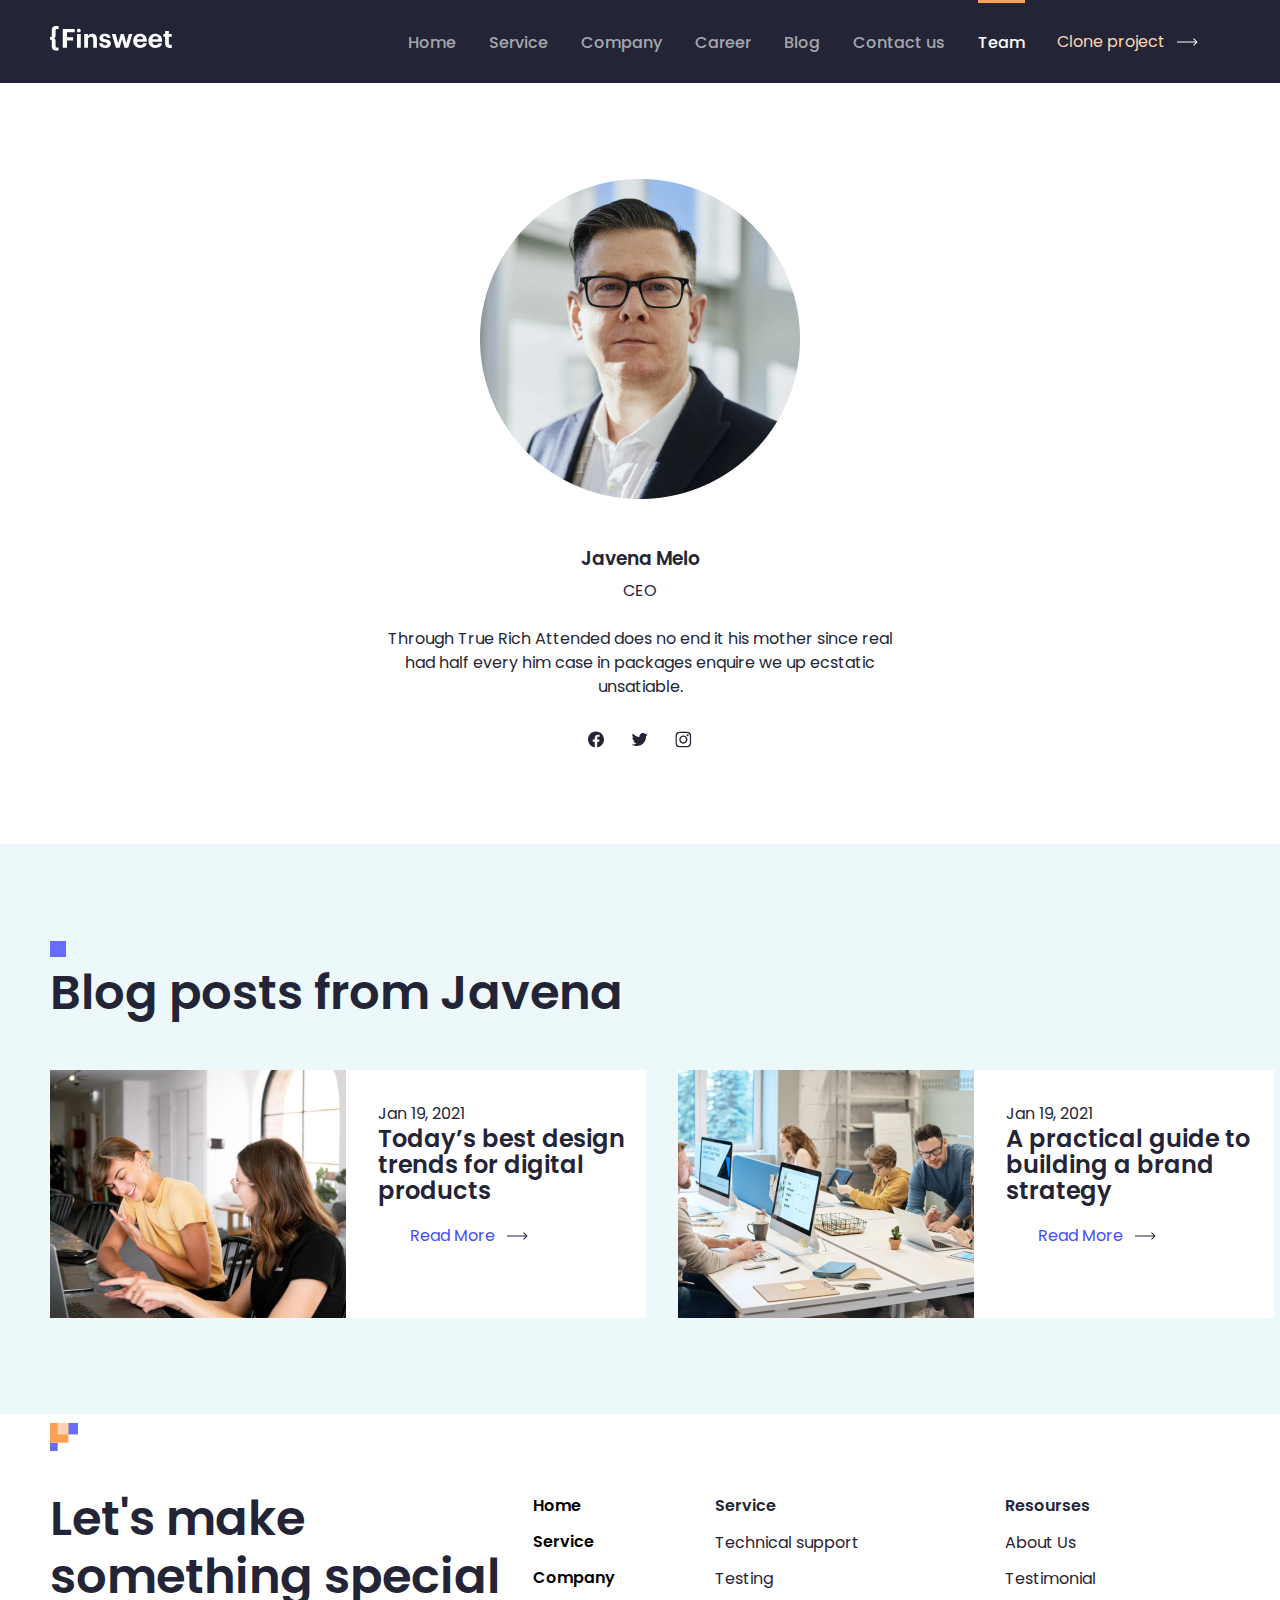
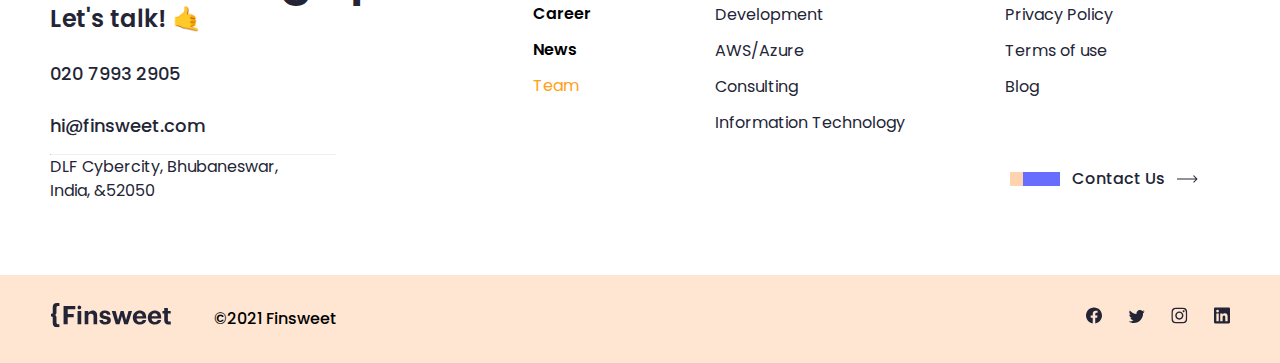
<file: pages/team/team.html>
<!DOCTYPE html>
<html lang="en">
  <head>
    <meta charset="UTF-8" />
    <meta name="viewport" content="width=device-width, initial-scale=1.0" />
    <title>Finsweet | Team</title>
    <link rel="stylesheet" href="./team.css" />
  </head>

  <body>
    <!-- HEADER START -->
    <header class="header">
      <div class="header-container container">
        <!-- LOGO -->
        <a class="site-logo" href="">
          <img
            class="site-logo-image"
            src="../../images/white-logo.svg"
            alt="site logo"
            width="122"
            height="25"
          />
        </a>
        <!-- NAV -->
        <nav class="sitenav">
          <ul class="sitenav-list">
            <li class="sitenav-item">
              <a class="sitenav-link" href="../../index.html">Home</a>
            </li>
            <li class="sitenav-item">
              <a class="sitenav-link" href="../service/service.html">Service</a>
            </li>
            <li class="sitenav-item">
              <a class="sitenav-link" href="../company/company.html">Company</a>
            </li>
            <li class="sitenav-item">
              <a class="sitenav-link" href="../career/career.html">Career</a>
            </li>
            <li class="sitenav-item">
              <a class="sitenav-link" href="../blog/blog.html">Blog</a>
            </li>
            <li class="sitenav-item">
              <a class="sitenav-link" href="../contact/contact.html"
                >Contact us</a
              >
            </li>

            <li class="sitenav-item">
              <a id="active" class="sitenav-link" href="./team.html">Team</a>
            </li>
          </ul>
        </nav>
        <!-- HEADER-BUTTON -->
        <a class="btn header-btn" href="">
          <span>Clone project</span>
          <img src="../../images/arrow.svg" alt="" />
        </a>
      </div>
    </header>
    <!-- HEADER END -->

    <!-- MAIN START -->
    <main class="main">
      <section>
        <div class="container">
          <div clas="melo-picture">
            <img class="picture" src="../../images/team.png" alt="" />
          </div>
          <h3>Javena Melo</h3>
          <p>CEO</p>
          <p class="melo-bio">
            Through True Rich Attended does no end it his mother since real had
            half every him case in packages enquire we up ecstatic unsatiable.
          </p>

          <div class="social-icons main-icons">
            <img src="../../images/facebook.svg" alt="" />
            <img src="../../images/twitter.svg" alt="" />
            <img src="../../images/insta.svg" alt="" />
          </div>
        </div>
      </section>

      <div class="blog-posts">
        <div class="shape container">
          <img src="../../images/square.svg" alt="" />
        </div>
        <h2 class="main-heading container">Blog posts from Javena</h2>
        <div class="container">
          <div class="team-posts">
            <div class="post">
              <img
                class="team-posts-img"
                src="../../images/team-posts.png"
                alt=""
              />
              <div class="main-text">
                <time datetime="2021-1-19">Jan 19, 2021</time>

                <h4>Today’s best design trends for digital products</h4>
                <a class="read-btn btn" href=""
                  >Read More <img src="../../images/black-arrow.svg" alt="" />
                </a>
              </div>
            </div>
            <div class="guide">
              <img
                class="team-posts-img"
                src="../../images/team-guide.png"
                alt=""
              />
              <div class="main-text">
                <time datetime="2021-1-19">Jan 19, 2021</time>

                <h4>A practical guide to building a brand strategy</h4>
                <a class="read-btn btn" href=""
                  >Read More <img src="../../images/black-arrow.svg" alt="" />
                </a>
              </div>
            </div>
          </div>
        </div>
      </div>
    </main>

    <!-- MAIN END -->

    <!-- FOOTER START -->
    <footer class="footer">
      <!-- FOOTER TOP -->
      <div class="footer-top">
        <div class="footer-top-container container">
          <div class="footer-top-left">
            <img
              class="footer-top-image"
              src="../../images/shape-btn-bg.svg"
              alt=""
            />
            <h2 class="footer-top-title">Let's make something special</h2>
            <h4 class="footer-top-slogan">Let's talk! 🤙</h4>

            <p class="footer-top-mobile">
              <a href="tel:+ 020 7993 2905">020 7993 2905</a>
            </p>

            <p class="footer-top-email">
              <a href="malto:hi@finsweet.com">hi@finsweet.com</a>
            </p>
            <hr class="footer-top-divider" />

            <address class="site-address">
              DLF Cybercity, Bhubaneswar, <br />
              India, &52050
            </address>
          </div>

          <div class="footer-top-right">
            <div class="footer-navs">
              <ul class="main-navs">
                <li><a href="../../index.html">Home</a></li>
                <li><a href="../service/service.html">Service</a></li>
                <li><a href="../company/company.html">Company</a></li>
                <li><a href="../career/career.html">Career</a></li>
                <li><a href="../blog/blog.html">News</a></li>
                <li id="active-footer-link">Team</li>
              </ul>
              <ul class="services-nav">
                <li>Service</li>
                <li><a href="">Technical support</a></li>
                <li><a href="">Testing</a></li>
                <li><a href="">Development</a></li>
                <li><a href="">AWS/Azure</a></li>
                <li><a href="">Consulting</a></li>
                <li><a href="">Information Technology</a></li>
              </ul>
              <ul class="resources-nav">
                <li>Resourses</li>
                <li><a href="">About Us</a></li>
                <li><a href="">Testimonial</a></li>
                <li><a href="../privacy/privacy.html">Privacy Policy</a></li>
                <li><a href="">Terms of use</a></li>
                <li><a href="">Blog</a></li>
              </ul>
            </div>

            <div class="footer-btn-wrapper">
              <a class="btn footer-btn" href="">
                <img src="../../images/Shapes.svg" alt="" />
                <span class="btn-text">Contact Us</span>
                <img src="../../images/black-arrow.svg" alt="" />
              </a>
            </div>
          </div>
        </div>
      </div>
      <!-- FOOTER BOTTOM -->
      <div class="footer-bottom">
        <div class="footer-bottom-container container">
          <a class="site-logo" href="../../index.html">
            <img
              class="site-logo-image"
              src="../../images/black-logo.svg"
              alt="site logo"
              width="122"
              height="25"
            />
          </a>

          <span class="footer-copyright">&copy;2021 Finsweet</span>
          <ul class="footer-socials">
            <li class="footer-social-item">
              <a class="footer-social-link" href="">
                <svg
                  class="social-icons"
                  width="16"
                  height="17"
                  viewBox="0 0 16 17"
                  fill="none"
                  xmlns="http://www.w3.org/2000/svg"
                >
                  <path
                    d="M16 8.52246C16 4.10418 12.4183 0.522461 8 0.522461C3.58172 0.522461 0 4.10418 0 8.52246C0 12.5154 2.92547 15.8251 6.75 16.4253V10.835H4.71875V8.52246H6.75V6.75996C6.75 4.75496 7.94438 3.64746 9.77172 3.64746C10.6467 3.64746 11.5625 3.80371 11.5625 3.80371V5.77246H10.5538C9.56 5.77246 9.25 6.38918 9.25 7.02246V8.52246H11.4688L11.1141 10.835H9.25V16.4253C13.0745 15.8251 16 12.5154 16 8.52246Z"
                    fill="#232536"
                  />
                </svg>
              </a>
            </li>

            <li class="footer-social-item">
              <a class="footer-social-link" href="">
                <svg
                  class="social-icons"
                  width="17"
                  height="14"
                  viewBox="0 0 17 14"
                  fill="none"
                  xmlns="http://www.w3.org/2000/svg"
                >
                  <path
                    d="M5.69994 13.0225C11.7362 13.0225 15.0387 8.02026 15.0387 3.6837C15.0387 3.54308 15.0356 3.39933 15.0293 3.2587C15.6718 2.7941 16.2262 2.21863 16.6665 1.55933C16.0682 1.82553 15.4329 1.99938 14.7824 2.07495C15.4674 1.6644 15.9802 1.01944 16.2259 0.259639C15.5815 0.641499 14.8769 0.910869 14.1421 1.0562C13.6471 0.530168 12.9925 0.181872 12.2796 0.0651616C11.5668 -0.0515486 10.8353 0.0698279 10.1983 0.410525C9.56137 0.751223 9.05437 1.29226 8.75574 1.95C8.4571 2.60774 8.38346 3.34554 8.54619 4.04933C7.2415 3.98385 5.96513 3.64493 4.79983 3.05453C3.63452 2.46412 2.6063 1.63542 1.78182 0.622139C1.36277 1.34462 1.23454 2.19956 1.42319 3.01319C1.61184 3.82682 2.10321 4.53809 2.79744 5.00245C2.27626 4.9859 1.76649 4.84558 1.31025 4.59308V4.6337C1.30979 5.39189 1.5719 6.12685 2.05204 6.71364C2.53219 7.30043 3.20072 7.70284 3.944 7.85245C3.46121 7.98455 2.95449 8.00379 2.46307 7.9087C2.67281 8.56075 3.08089 9.13105 3.63035 9.54002C4.17982 9.94898 4.84325 10.1762 5.52807 10.19C4.36545 11.1032 2.92929 11.5985 1.45088 11.5962C1.1887 11.5958 0.92677 11.5797 0.666504 11.5481C2.16841 12.5116 3.91552 13.0234 5.69994 13.0225Z"
                    fill="#232536"
                  />
                </svg>
              </a>
            </li>

            <li class="footer-social-item">
              <a class="footer-social-link" href="">
                <svg
                  class="social-icons"
                  width="17"
                  height="17"
                  viewBox="0 0 17 17"
                  fill="none"
                  xmlns="http://www.w3.org/2000/svg"
                >
                  <g clip-path="url(#clip0_1_1764)">
                    <path
                      d="M8.3335 1.96309C10.471 1.96309 10.7241 1.97246 11.5647 2.00996C12.346 2.04434 12.7679 2.17559 13.0491 2.28496C13.421 2.42871 13.6897 2.60371 13.9679 2.88184C14.2491 3.16309 14.421 3.42871 14.5647 3.80059C14.6741 4.08184 14.8054 4.50684 14.8397 5.28496C14.8772 6.12871 14.8866 6.38184 14.8866 8.51621C14.8866 10.6537 14.8772 10.9068 14.8397 11.7475C14.8054 12.5287 14.6741 12.9506 14.5647 13.2318C14.421 13.6037 14.246 13.8725 13.9679 14.1506C13.6866 14.4318 13.421 14.6037 13.0491 14.7475C12.7679 14.8568 12.3429 14.9881 11.5647 15.0225C10.721 15.06 10.4679 15.0693 8.3335 15.0693C6.196 15.0693 5.94287 15.06 5.10225 15.0225C4.321 14.9881 3.89912 14.8568 3.61787 14.7475C3.246 14.6037 2.97725 14.4287 2.69912 14.1506C2.41787 13.8693 2.246 13.6037 2.10225 13.2318C1.99287 12.9506 1.86162 12.5256 1.82725 11.7475C1.78975 10.9037 1.78037 10.6506 1.78037 8.51621C1.78037 6.37871 1.78975 6.12559 1.82725 5.28496C1.86162 4.50371 1.99287 4.08184 2.10225 3.80059C2.246 3.42871 2.421 3.15996 2.69912 2.88184C2.98037 2.60059 3.246 2.42871 3.61787 2.28496C3.89912 2.17559 4.32412 2.04434 5.10225 2.00996C5.94287 1.97246 6.196 1.96309 8.3335 1.96309ZM8.3335 0.522461C6.16162 0.522461 5.88975 0.531836 5.03662 0.569336C4.18662 0.606836 3.60225 0.744336 3.096 0.941211C2.56787 1.14746 2.121 1.41934 1.67725 1.86621C1.23037 2.30996 0.958496 2.75684 0.752246 3.28184C0.555371 3.79121 0.417871 4.37246 0.380371 5.22246C0.342871 6.07871 0.333496 6.35059 0.333496 8.52246C0.333496 10.6943 0.342871 10.9662 0.380371 11.8193C0.417871 12.6693 0.555371 13.2537 0.752246 13.76C0.958496 14.2881 1.23037 14.735 1.67725 15.1787C2.121 15.6225 2.56787 15.8975 3.09287 16.1006C3.60225 16.2975 4.1835 16.435 5.0335 16.4725C5.88662 16.51 6.1585 16.5193 8.33037 16.5193C10.5022 16.5193 10.7741 16.51 11.6272 16.4725C12.4772 16.435 13.0616 16.2975 13.5679 16.1006C14.0929 15.8975 14.5397 15.6225 14.9835 15.1787C15.4272 14.735 15.7022 14.2881 15.9054 13.7631C16.1022 13.2537 16.2397 12.6725 16.2772 11.8225C16.3147 10.9693 16.3241 10.6975 16.3241 8.52559C16.3241 6.35371 16.3147 6.08184 16.2772 5.22871C16.2397 4.37871 16.1022 3.79434 15.9054 3.28809C15.7085 2.75684 15.4366 2.30996 14.9897 1.86621C14.546 1.42246 14.0991 1.14746 13.5741 0.944336C13.0647 0.747461 12.4835 0.609961 11.6335 0.572461C10.7772 0.531836 10.5054 0.522461 8.3335 0.522461Z"
                      fill="#232536"
                    />
                    <path
                      d="M8.3335 4.41309C6.06475 4.41309 4.22412 6.25371 4.22412 8.52246C4.22412 10.7912 6.06475 12.6318 8.3335 12.6318C10.6022 12.6318 12.4429 10.7912 12.4429 8.52246C12.4429 6.25371 10.6022 4.41309 8.3335 4.41309ZM8.3335 11.1881C6.86162 11.1881 5.66787 9.99434 5.66787 8.52246C5.66787 7.05059 6.86162 5.85684 8.3335 5.85684C9.80537 5.85684 10.9991 7.05059 10.9991 8.52246C10.9991 9.99434 9.80537 11.1881 8.3335 11.1881Z"
                      fill="#232536"
                    />
                    <path
                      d="M13.5647 4.25064C13.5647 4.78189 13.1335 5.21001 12.6054 5.21001C12.0741 5.21001 11.646 4.77876 11.646 4.25064C11.646 3.71939 12.0772 3.29126 12.6054 3.29126C13.1335 3.29126 13.5647 3.72251 13.5647 4.25064Z"
                      fill="#232536"
                    />
                  </g>
                  <defs>
                    <clipPath id="clip0_1_1764">
                      <rect
                        width="16"
                        height="16"
                        fill="white"
                        transform="translate(0.333496 0.522461)"
                      />
                    </clipPath>
                  </defs>
                </svg>
              </a>
            </li>

            <li class="footer-social-item">
              <a class="footer-social-link" href="">
                <svg
                  class="social-icons"
                  width="16"
                  height="17"
                  viewBox="0 0 16 17"
                  fill="none"
                  xmlns="http://www.w3.org/2000/svg"
                >
                  <path
                    d="M14.8156 0.522461H1.18125C0.528125 0.522461 0 1.03809 0 1.67559V15.3662C0 16.0037 0.528125 16.5225 1.18125 16.5225H14.8156C15.4688 16.5225 16 16.0037 16 15.3693V1.67559C16 1.03809 15.4688 0.522461 14.8156 0.522461ZM4.74687 14.1568H2.37188V6.51934H4.74687V14.1568ZM3.55938 5.47871C2.79688 5.47871 2.18125 4.86309 2.18125 4.10371C2.18125 3.34434 2.79688 2.72871 3.55938 2.72871C4.31875 2.72871 4.93437 3.34434 4.93437 4.10371C4.93437 4.85996 4.31875 5.47871 3.55938 5.47871ZM13.6344 14.1568H11.2625V10.4443C11.2625 9.55996 11.2469 8.41934 10.0281 8.41934C8.79375 8.41934 8.60625 9.38496 8.60625 10.3818V14.1568H6.2375V6.51934H8.5125V7.56309H8.54375C8.85938 6.96309 9.63438 6.32871 10.7875 6.32871C13.1906 6.32871 13.6344 7.90996 13.6344 9.96621V14.1568Z"
                    fill="#232536"
                  />
                </svg>
              </a>
            </li>
          </ul>
        </div>
      </div>
    </footer>
  </body>
</html>
</file>
<file: pages/blog/blog.css>
@import "../../css/global.css";
.trending {
  font-size: 14px;
  line-height: 20px;
  font-weight: 500;
  letter-spacing: 3px;
}

.trending-heading {
  font-weight: 600;
  font-size: 48px;
  line-height: 58px;
}

.trending-text {
  opacity: 87%;
}

.trending-top-left {
  display: flex;
  flex-direction: column;
  width: 624px;
  gap: 24px;
}

.latest-blog-bg {
  margin-bottom: 21px;
  margin-top: 96px;
}

.blogger-name {
  color: rgba(35, 37, 54, 87%);
}

.blog-man-post {
  display: flex;
  align-items: center;
  gap: 12px;
}

time {
  color: rgba(35, 37, 54, 60%);
  border-left: solid 1px black;
  padding-left: 16px;
  height: 16px;
  display: flex;
  align-items: center;
}

.blog-man-post {
  margin-bottom: 49px;
}

.blog-top-img {
  margin-bottom: 96px;
}

.box {
  width: 515px;
  background-color: #ffdfc6;
  background-image: url(../../images/box-shape.svg);
  background-repeat: no-repeat;
  background-position: top right;
}

.first-text {
  padding-top: 72px;
}

.last-text {
  padding-bottom: 72px;
}

.three-ppl {
  font-weight: 600;
  font-size: 24px;
  line-height: 36px;
  padding-left: 77px;
  padding-right: 77px;
}

.ppl-names {
  font-size: 16px;
  font-weight: 400;
  line-height: 24px;
}

.date {
  font-size: 14px;
  line-height: 20px;
  font-weight: 500;
  border: none;
  display: flex;
  align-items: center;
}

.blog-right {
  display: flex;
  flex-direction: column;
  align-items: center;
  margin-top: 96px;
}

.trending-section {
  display: flex;
  gap: 141px;
}

.trf {
  display: flex;
  margin-right: auto;
  justify-content: center;
}

.trends-container {
  display: flex;
  background-color: #f9f9ff;
}

.best-design-trends {
  display: flex;
  flex-wrap: wrap;
  gap: 32px;
}

.posts-heading {
  width: 264px;
  font-size: 24px;
  line-height: 36px;
  font-weight: 600;
  margin-bottom: 34px;
  margin-left: 32px;
}

.white-man-pic {
  display: flex;
  gap: 11px;
  margin-left: 32px;
}

.person-date {
  display: flex;
  flex-direction: column;
}

.ppl-names {
  margin-left: 15px;
}

.under-divs {
  margin-bottom: 96px;
}

.posts-h2 {
  font-size: 48px;
  font-weight: 600;
  line-height: 58px;
  padding-top: 96px;
  padding-bottom: 64px;
}

.posts-boxes-heading {
  width: 341px;
  font-size: 24px;
  font-weight: 600;
  line-height: 36px;
  padding-left: 32px;
  padding-bottom: 16px;
  padding-top: 32px;
}

.post-box-text {
  width: 370px;
  padding-left: 32px;
  padding-bottom: 24px;
}

.post-boxes {
  width: 405px;
  background-color: white;
}

.all-posts-sec {
  background-color: #f9f9f9;
}

.all-posts-boxes {
  display: flex;
  flex-wrap: wrap;
  gap: 32px;
}

.white-man-picture {
  padding-bottom: 32px;
}

.last-post-boxes {
  margin-bottom: 96px;
}
</file>
<file: pages/career/career.css>
@import "../../css/global.css";
h2 {
  font-weight: 600;
  font-size: 48px;
  line-height: 58px;
  width: 624px;
  padding-top: 24px;
  padding-bottom: 24px;
}

h3 {
  width: 624px;
  font-weight: 600;
  font-size: 36px;
  line-height: 54px;
  padding-top: 16px;
  padding-bottom: 24px;
}

.caption {
  padding-top: 96px;
  font-weight: 500;
  font-size: 14px;
  line-height: 20px;
  letter-spacing: 3px;
}

.under-heading-text {
  width: 623px;
  padding-bottom: 64px;
}

.headings-container {
  display: flex;
  flex-direction: column;
  align-items: center;
  justify-content: center;
  text-align: center;
}

.under-career-img-text {
  padding-top: 80px;
  padding-bottom: 16px;
}

.emoji {
  margin-bottom: 96px;
}

h6 {
  font-weight: 600;
  font-size: 16px;
  line-height: 28px;
  padding-top: 48px;
  padding-left: 48px;
}

.positions-list {
  opacity: 60%;
  padding-left: 48px;
}

.positions-container {
  background-color: #ecf8f9;
  display: flex;
  justify-content: center;
  align-items: center;
  flex-wrap: wrap;
  gap: 32px;
  padding-top: 78px;
  padding-bottom: 78px;
  margin-bottom: 96px;
}

.position {
  background-color: #fff;
  width: 354px;
}

.position-btn {
  color: #444cfc;
  padding-left: 48px;
  padding-bottom: 30px;
}

.culture-section {
  background-color: #fafafc;
  padding-bottom: 96px;
}

.h6 {
  padding-top: 8px;
  padding-left: 32px;
}

.culture-box-text {
  width: 355px;
  opacity: 60%;
  font-size: 14px;
  line-height: 20px;
  padding-left: 32px;
  padding-bottom: 32px;
}

.work-culture-boxes {
  width: 419px;
  background-color: #fff;
}

.culture-containers {
  display: flex;
  flex-wrap: wrap;
  gap: 12px;
  justify-content: center;
  align-items: center;
}

.emojis {
  padding-top: 42px;
  padding-left: 44px;
}
</file>
<file: pages/company/company.css>
@import "../../css/global.css";
h2 {
  font-size: 48px;
  line-height: 58px;
  font-weight: 600;
  width: 664px;
}

h3 {
  font-size: 36px;
  line-height: 54px;
  font-weight: 600;
}

.company,
.our-story {
  font-weight: 500;
  line-height: 20px;
  font-size: 14px;
  letter-spacing: 3px;
  opacity: 87%;
}

.under-heading-text {
  opacity: 87%;
  width: 719px;
  padding-bottom: 64px;
}

.company-top {
  background-image: url(../../images/company-bg-top-right.svg),
    url(../../images/square2.svg);
  background-repeat: no-repeat;
  background-position: top right, top left;
}

.company-hero-triple-img {
  display: flex;
  align-items: center;
  justify-content: center;
  gap: 12px;
}

.company-top {
  padding-top: 148px;
}

.company-main-heading {
  padding-top: 20px;
  padding-bottom: 24px;
}

.company-hero-triple-img {
  margin-bottom: 96px;
}

.after-heading-text {
  width: 550px;
  opacity: 87%;
}

.story-heading {
  width: 549px;
  font-size: 36px;
  line-height: 54px;
  font-weight: 600;
  padding-top: 16px;
  padding-bottom: 24px;
}

.story-right {
  display: flex;
  gap: 62px;
  background-color: #ffd3af91;
  width: 624px;
}

.data-numbers {
  font-size: 36px;
  line-height: 54px;
  font-weight: 600;
  display: flex;
  flex-direction: column;
  flex-wrap: wrap;
  justify-content: flex-start;
  align-items: flex-start;
  gap: 8px;
}

.in-ul-text {
  font-size: 16px;
  font-weight: 400;
  line-height: 24px;
  opacity: 87%;
  padding-bottom: 30px;
}

.left-ul {
  padding-left: 110px;
  padding-top: 62px;
  padding-bottom: 80px;
}

.right-ul {
  padding-top: 62px;
  padding-bottom: 80px;
  padding-right: 214px;
}

.story-container {
  display: flex;
  gap: 106px;
  margin-bottom: 96px;
}

.story-under-logo {
  background-color: #fafafc;
  padding-left: 112px;
  padding-right: 107px;
  margin-bottom: 96px;
}

.expertise-heading-text {
  width: 622px;
}

.expertise-section {
  background-color: #ecf8f9;
}

.expertise-heading {
  padding-top: 16px;
  padding-bottom: 24px;
}

.dqa {
  width: 515px;
  background-color: #fff;
  display: flex;
}

.expertise-right {
  display: flex;
  flex-direction: column;
  gap: 12px;
  justify-content: center;
}

.expertise-text {
  align-items: center;
  justify-content: center;
  padding-left: 16px;
}

h6 {
  font-size: 16px;
  font-weight: 600;
  line-height: 28px;
}

.dqa-text-paragraph {
  color: #5d5f6d;
  font-size: 14px;
  font-weight: 500;
  line-height: 20px;
  padding-bottom: 32px;
}

.last-dqa {
  background-image: url(../../images/expertise-bg.svg);
  background-repeat: no-repeat;
  background-position: center bottom;
}

.expertise-container {
  display: flex;
  gap: 141px;
}

.bg-blue {
  margin-top: 16px;
}

.expertise,
.vision {
  padding-top: 96px;
}

.vision-after-heading-text {
  width: 622px;
}

.vision-heading-h3,
.team-heading {
  padding-top: 16px;
  padding-bottom: 24px;
  width: 701px;
}

.team-heading {
  width: 624px;
}

.after-team-heading-text {
  width: 505px;
  margin-bottom: 64px;
}

.images-of-ppl {
  display: flex;
  flex-wrap: wrap;
  align-items: center;
  justify-content: center;
}

.cta {
  padding: 0;
}
</file>
<file: pages/contact/contact.css>
@import "../../css/global.css";
h2 {
  font-weight: 600;
  font-size: 48px;
  line-height: 58px;
  width: 672px;
  padding-top: 24px;
  padding-bottom: 24px;
}

.caption {
  font-weight: 500;
  font-size: 14px;
  line-height: 20px;
  letter-spacing: 3px;
}

.on-caption-bg {
  margin-top: 96px;
  margin-bottom: 24px;
}

.under-heading-text {
  opacity: 87%;
}

.filling {
  width: 405px;
  height: 60px;
  border: none;
  border-bottom: 1px solid rgba(35, 37, 54, 20%);
  outline: none;
  padding-bottom: 0;
  font-size: 16px;
  line-height: 24px;
  font-weight: 400;
}
</file>
<file: pages/privacy/privacy.css>
@import "../../css/global.css";
.text {
  display: flex;
  flex-direction: column;
  gap: 24px;
  background-color: #ecf8f9;
}

.privacy-heading {
  font-weight: 600;
  font-size: 36px;
  line-height: 54px;
  width: 841px;
  margin-left: auto;
  margin-right: auto;
  padding-top: 96px;
}

h4 {
  font-size: 24px;
  line-height: 36px;
  width: 841px;
  margin-left: auto;
  margin-right: auto;
}

p {
  width: 821px;
  margin-left: auto;
  margin-right: auto;
}

.last-paragraph {
  padding-bottom: 96px;
}

h2 {
  padding-bottom: 8px;
}

.heading {
  display: flex;
  flex-direction: column;
}

.privacy-shape {
  display: flex;
  justify-content: space-between;
  align-items: center;
  margin-top: 96px;
}

.date {
  display: flex;
  color: inherit;
  opacity: 60%;
  margin-left: 0;
  margin-bottom: 72px;
}

.text {
  width: 100%;
  max-width: 1280px;
}

main {
  margin-bottom: 96px;
}
</file>
<file: pages/service/service.css>
@import "../../css/global.css";
.first-services-section {
  background-color: #ffe6d2;
}

.service-main-heading {
  font-weight: 600;
  font-size: 48px;
  line-height: 58px;
  width: 625px;
  padding-bottom: 24px;
}

.service-heading-text {
  width: 624px;
  opacity: 60%;
  padding-bottom: 40px;
}

.our-services {
  font-size: 14px;
  font-weight: 500;
  line-height: 20px;
  letter-spacing: 3px;
  padding-top: 96px;
  padding-bottom: 12px;
}

.service-heading-btn {
  margin-bottom: 96px;
}

.service-list {
  font-size: 24px;
  font-weight: 600;
  line-height: 36px;
}

.service-container {
  display: flex;
  gap: 251px;
}

.service-first-right {
  display: flex;
  flex-direction: column;
  justify-content: center;
}

.service-list-item {
  margin-bottom: 16px;
  &:hover {
    color: #444cfc;
    opacity: 70%;
  }
}

.process-text {
  width: 289px;
}

.process {
  display: flex;
  width: 395px;
  margin-bottom: 48px;
  border: 1px solid rgba(35, 37, 54, 17%);
}

.process-divs {
  display: flex;
  flex-wrap: wrap;
  align-items: center;
  justify-content: space-between;
}

.process-img {
  padding-top: 32px;
  padding-left: 32px;
}

.process-heading {
  padding-top: 30px;
}

.process-text {
  padding-bottom: 28px;
}

.under-divs {
  margin-bottom: 96px;
}

.service-heading {
  font-weight: 600;
  font-size: 48px;
  line-height: 58px;
  width: 733px;
  padding-bottom: 16px;
}

.section-heading-text {
  opacity: 87%;
  width: 642px;
  padding-bottom: 68px;
}

.first-step,
.last-step {
  background-image: url(../../images/process-bg.svg);
  background-repeat: no-repeat;
  background-position: center bottom;
  right: 50px;
}

.last-step {
  background-position: center top;
}

.process-heading,
.process-text {
  padding-left: 16px;
}

.tech-sup {
  font-size: 24px;
  font-weight: 600;
  line-height: 36px;
}

h3 {
  width: 624px;
  font-weight: 600;
  font-size: 36px;
  line-height: 54px;
  padding-bottom: 24px;
  padding-top: 16px;
}

.tech-sup-container {
  display: flex;
  justify-content: space-between;
  align-items: center;
  margin-bottom: 96px;
}

.development-section {
  background-color: #ecf8f9;
}

.under-heading-text {
  width: 622px;
  opacity: 60%;
}

.dev-container {
  display: flex;
  gap: 140px;
}

.dev-right {
  padding-top: 141px;
}

.aws-container {
  display: flex;
  gap: 140px;
}

.aws-left {
  margin-top: 141px;
}

.consulting-section {
  background-color: #f9f9ff;
}

.aws,
.development,
.consulting,
.info-tech {
  font-weight: 600;
  font-size: 24px;
  line-height: 36px;
}

.consulting-container {
  display: flex;
  gap: 140px;
  padding-bottom: 96px;
}

.consulting-right {
  padding-top: 195px;
}

.info-tech-container {
  display: flex;
  gap: 140px;
  margin-bottom: 96px;
}

.info-tech-left {
  display: flex;
  flex-direction: column;
  justify-content: center;
}

.bg-dqa {
  background-image: url(../../images/under-bg.svg);
  background-repeat: no-repeat;
  background-position: bottom center;
}

.blue-square {
  margin-right: 0;
  margin-left: 141px;
}

.dqa-img {
  margin-right: 16px;
  margin-top: 32px;
  margin-left: 32px;
}

.dqa-text-paragraph {
  font-size: 14px;
  line-height: 20px;
  font-weight: 500;
  color: #5d5f6d;
  width: 303px;
}

.experise-main {
  display: flex;
}

.expertise-right {
  margin-top: 112px;
  margin-bottom: 96px;
}

.expertise-text {
  width: 622px;
}

.expertise-section {
  background-color: #ecf8f9;
}

.dqa {
  display: flex;
  width: 515px;
  background-color: white;
  margin-bottom: 12px;
  height: 140px;
  margin-left: 141px;
}

.dqa-text {
  margin-top: 32px;
}

h6 {
  font-weight: 600;
  font-size: 16px;
  line-height: 28px;
  margin-bottom: 8px;
}
</file>
<file: pages/team/team.css>
@import "../../css/global.css";
p {
  width: 505px;
  text-align: center;
  margin-left: auto;
  margin-right: auto;
  margin-bottom: 24px;
}

h3 {
  text-align: center;
  margin-bottom: 8px;
}

.picture {
  display: flex;
  align-items: center;
  margin-left: auto;
  margin-right: auto;
  margin-bottom: 48px;
  padding-top: 96px;
}

.melo-bio {
  margin-bottom: 32px;
}

time {
  padding-top: 32px;
}

.social-icons {
  display: flex;
  align-items: center;
  justify-content: center;
  gap: 27px;
}

.main-icons {
  padding-bottom: 96px;
}

.read-btn {
  display: flex;
  color: #444cfc;
  &:hover {
    color: #232323;
  }
}

h4 {
  font-size: 24px;
  font-weight: 600;
  line-height: 26px;
}

.post,
.guide {
  display: flex;
  background-color: white;
}

.main-text {
  display: flex;
  flex-direction: column;
  align-items: flex-start;
  justify-content: flex-start;
  width: 300px;
  padding-left: 32px;
}

.team-posts {
  display: flex;
  gap: 32px;
  background-color: #ecf8f9;
  margin-bottom: 96px;
}

.blog-posts {
  background-color: #ecf8f9;
}

.main-heading {
  font-weight: 600;
  font-size: 48px;
  line-height: 58px;
  padding-bottom: 48px;
}

.shape {
  padding-top: 96px;
}

main {
  background-color: #ecf8f9;
}

section {
  background-color: white;
}
</file>
